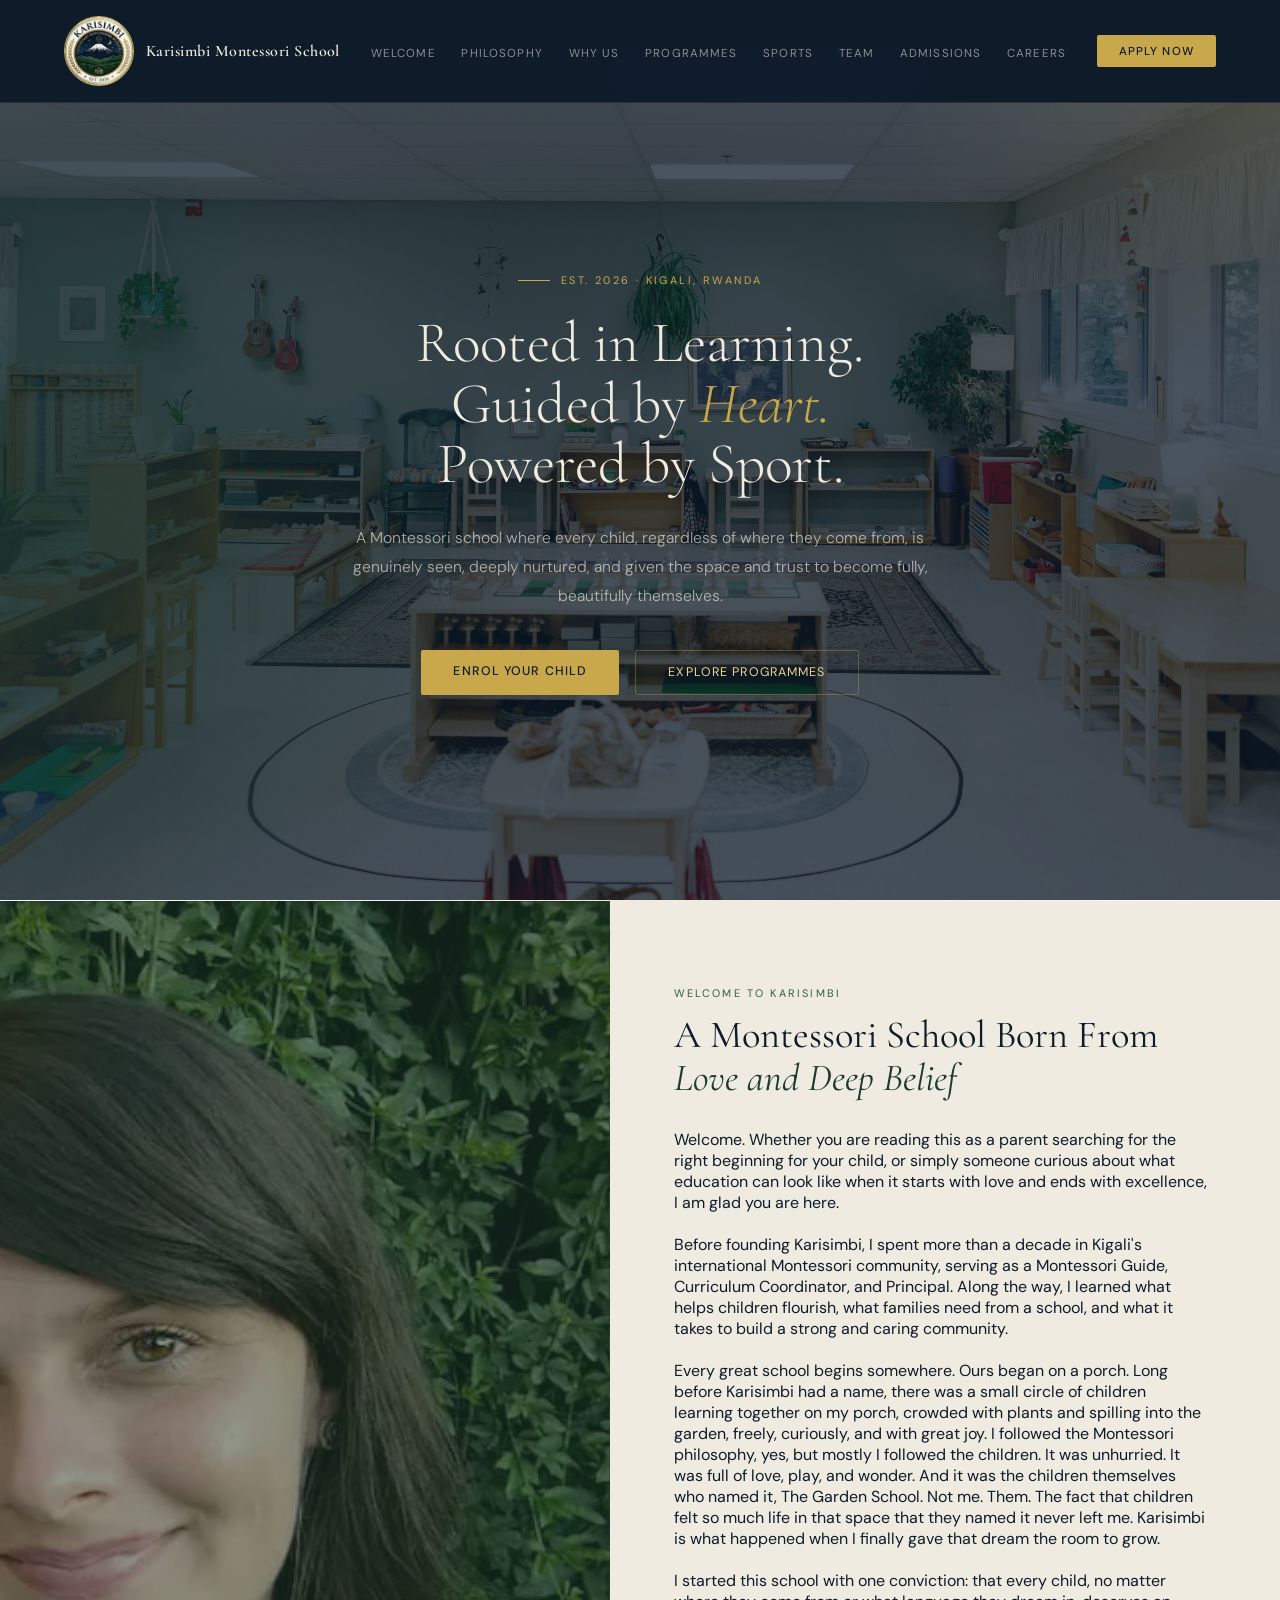
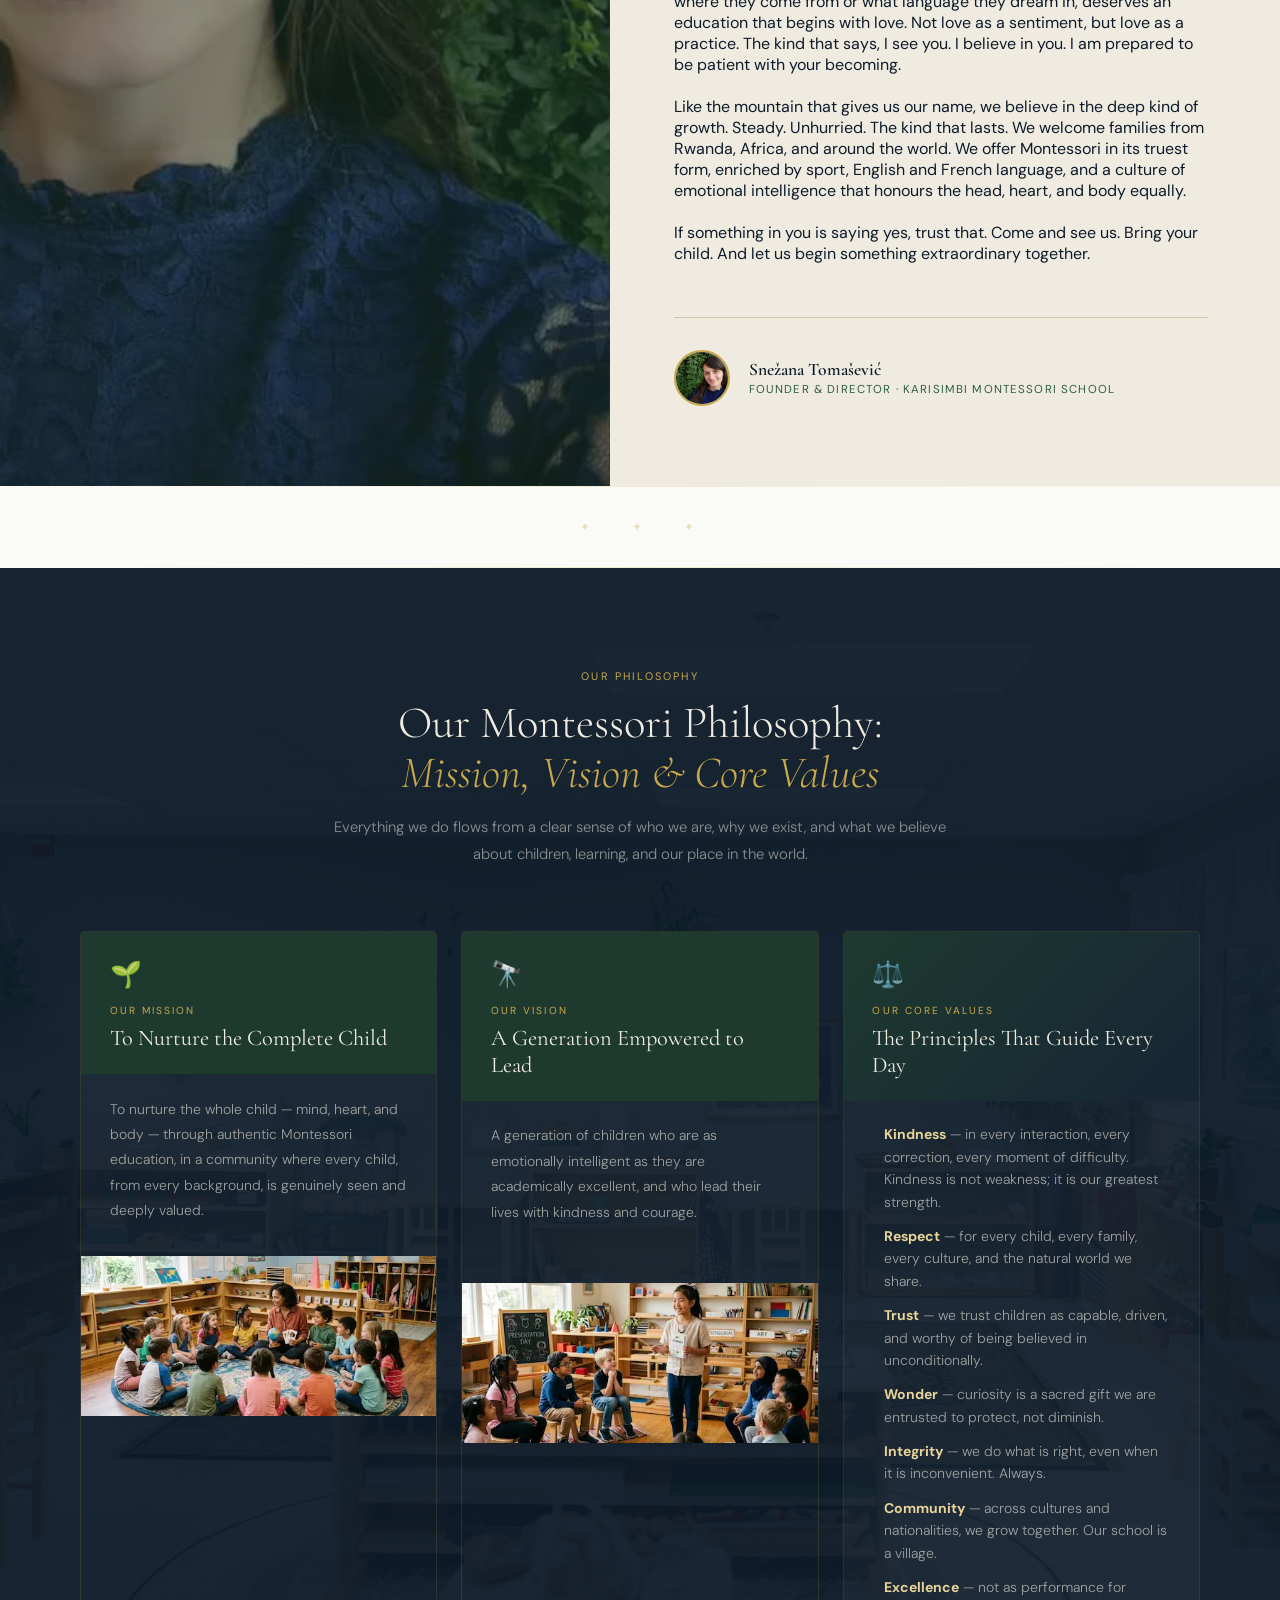
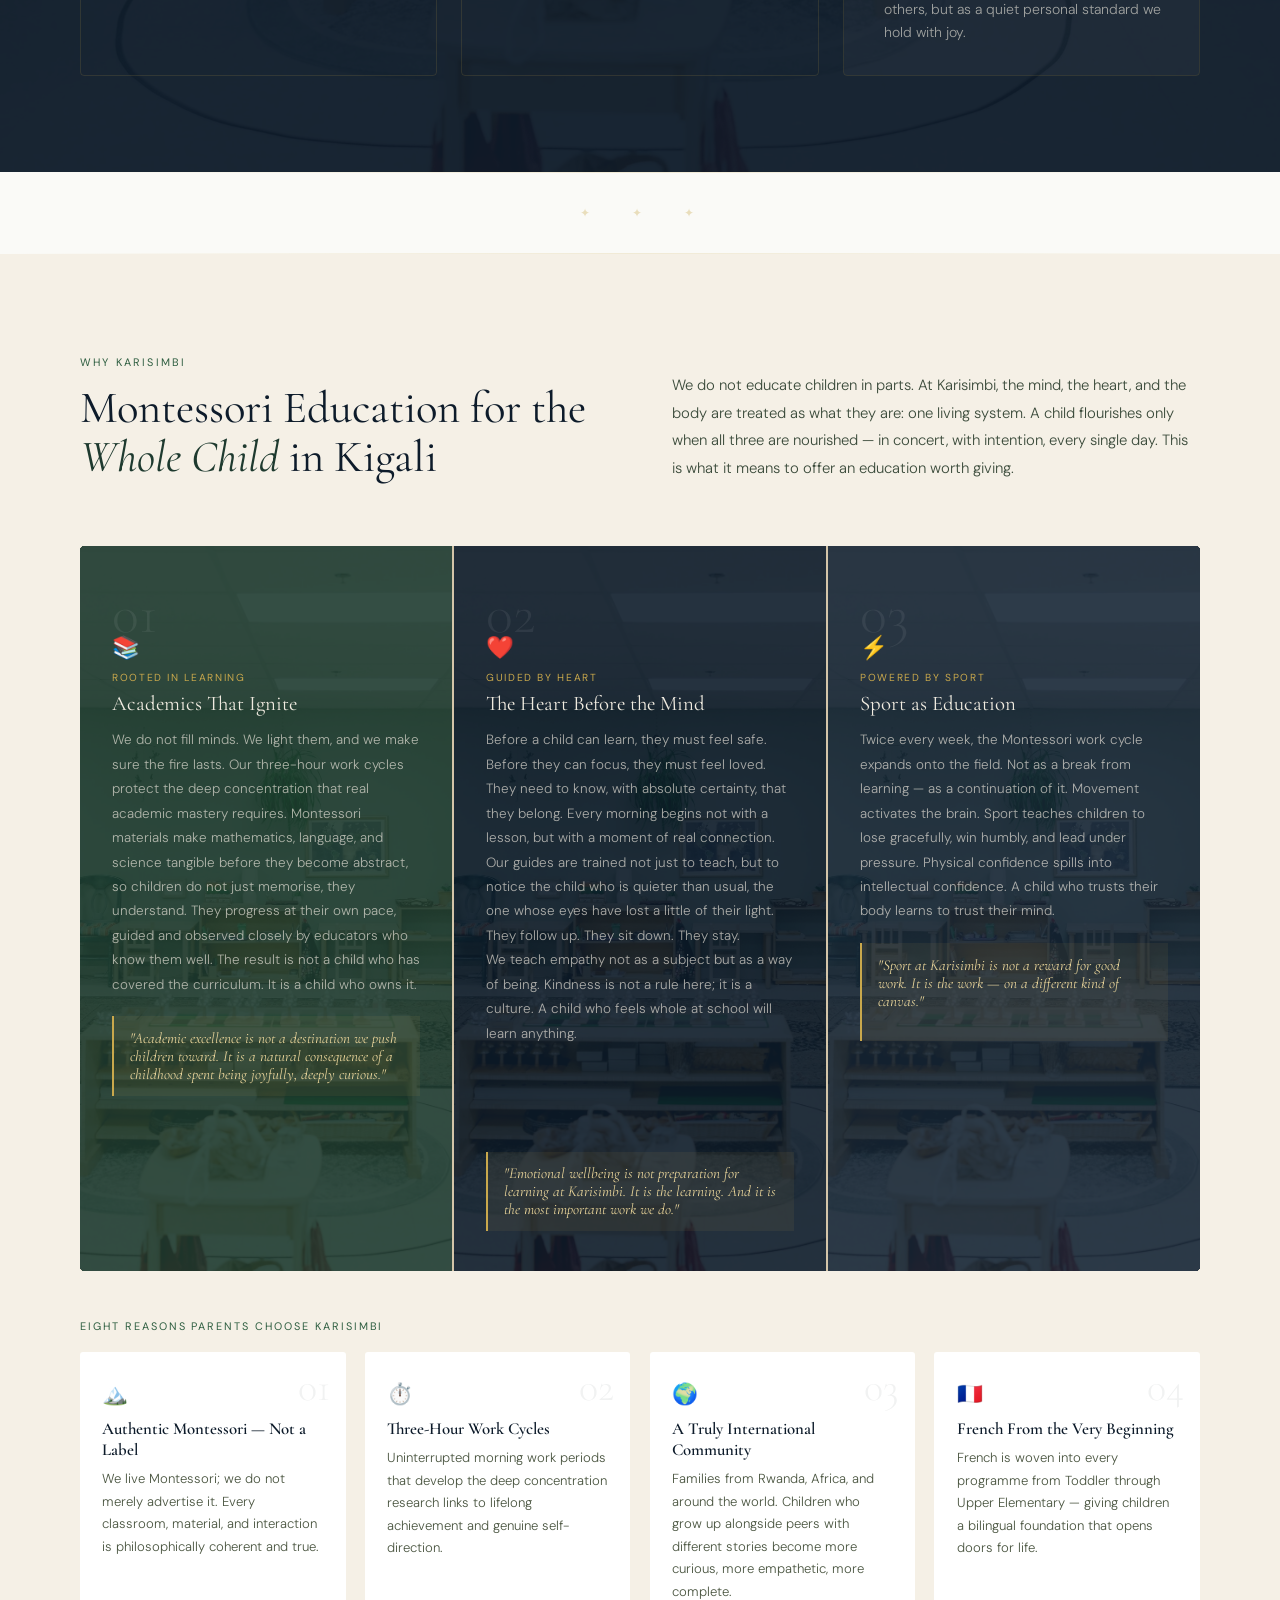
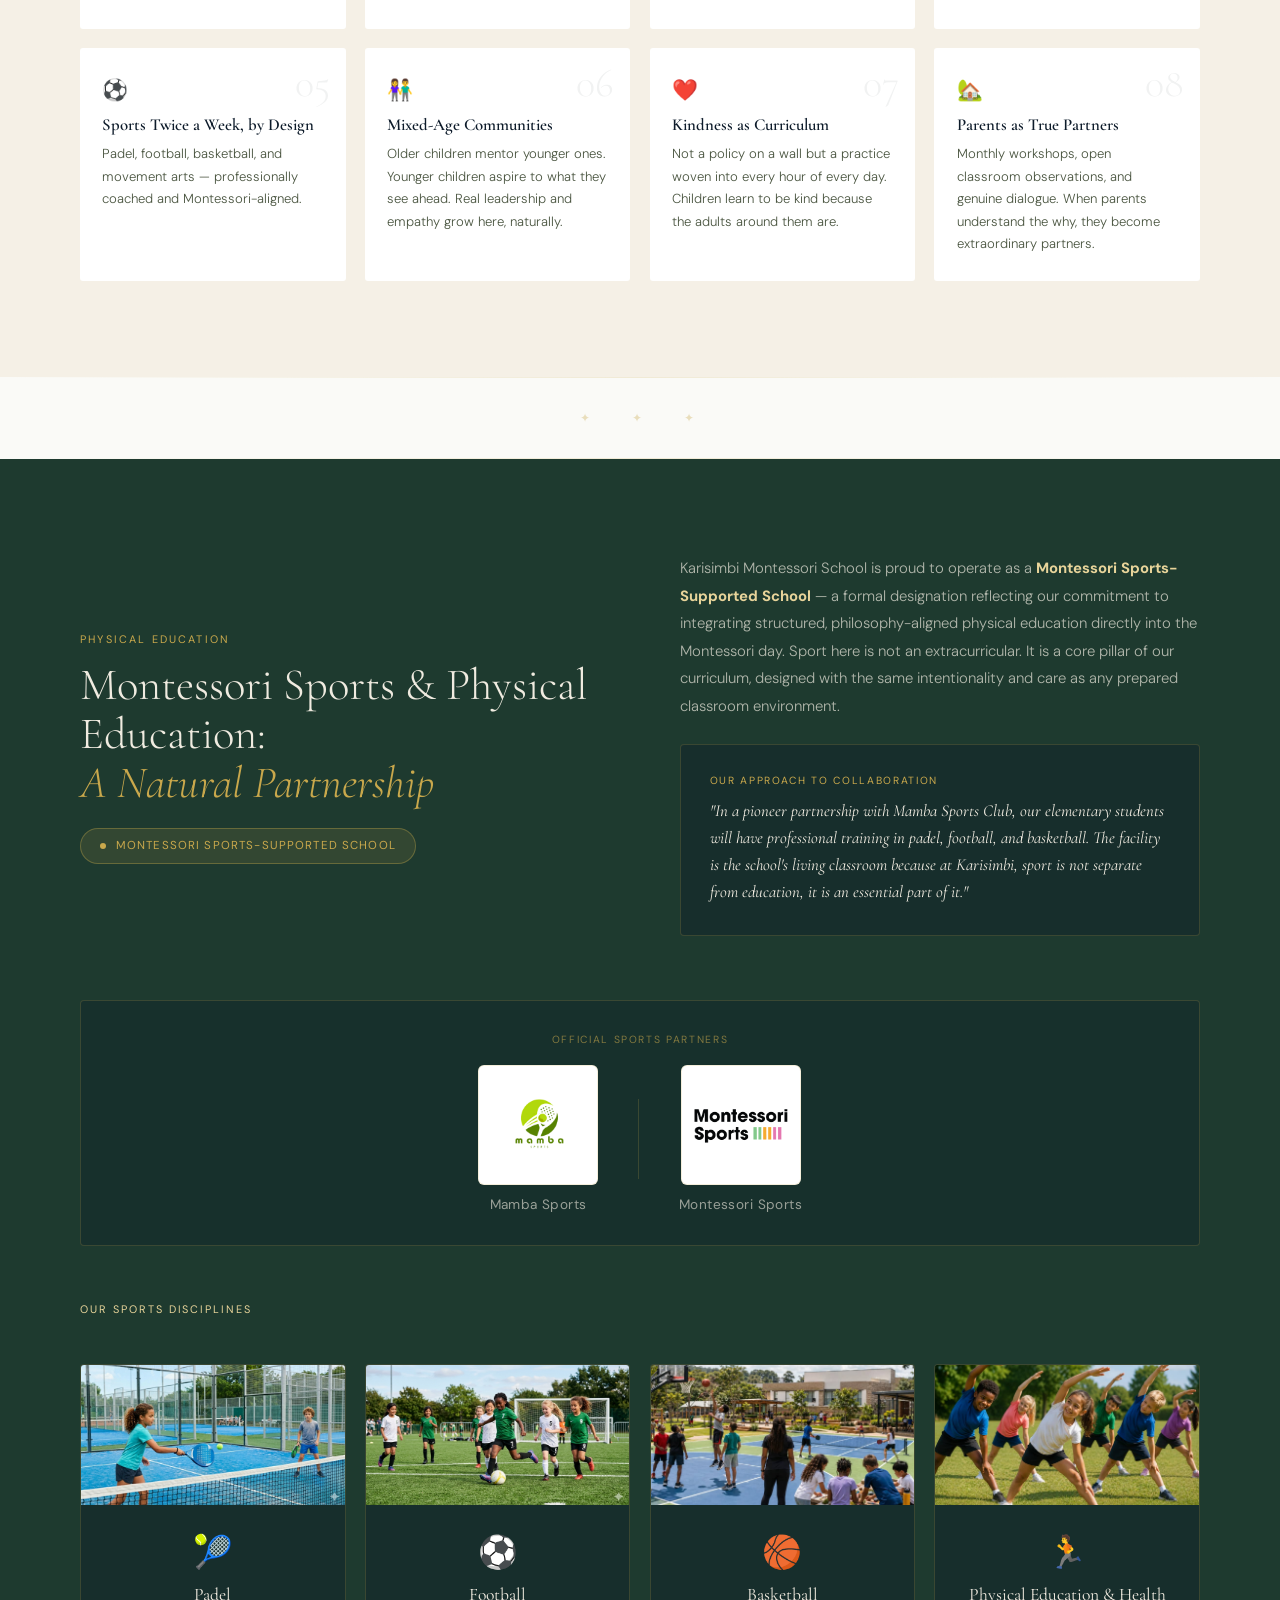
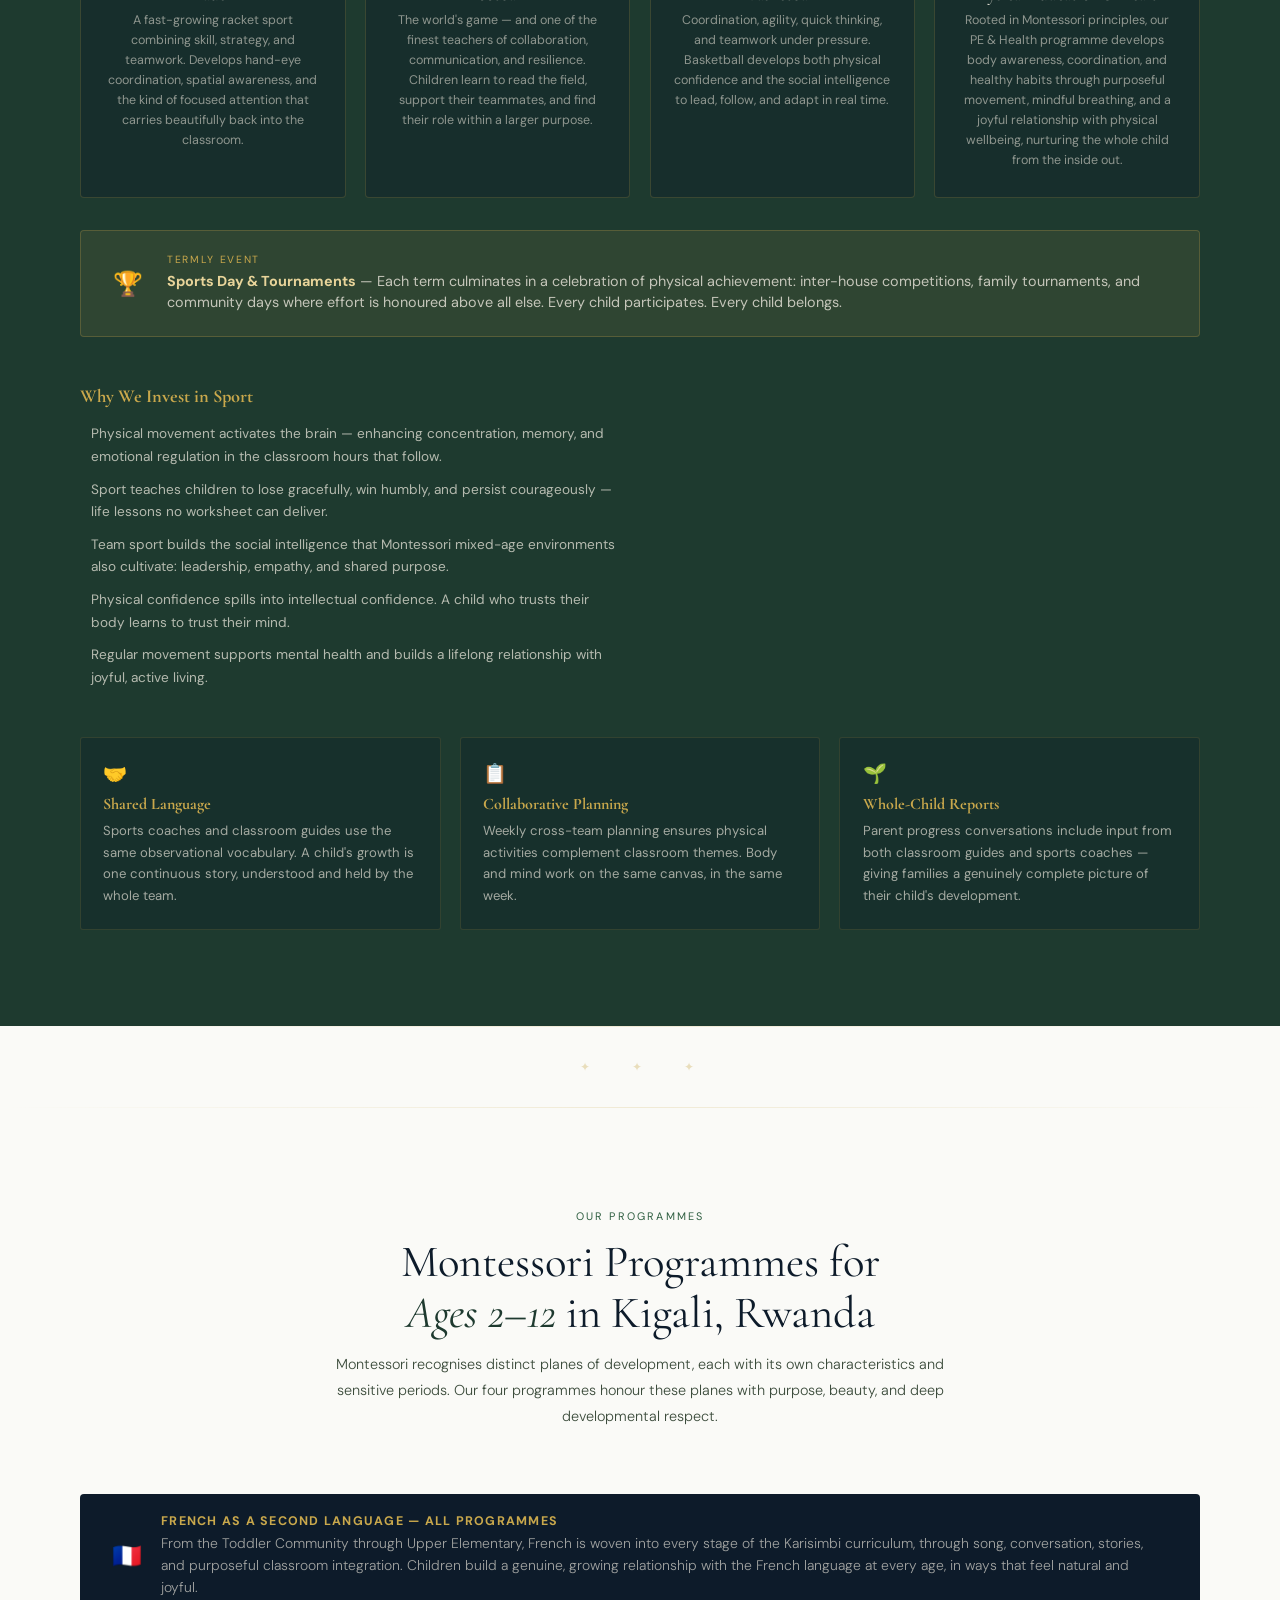
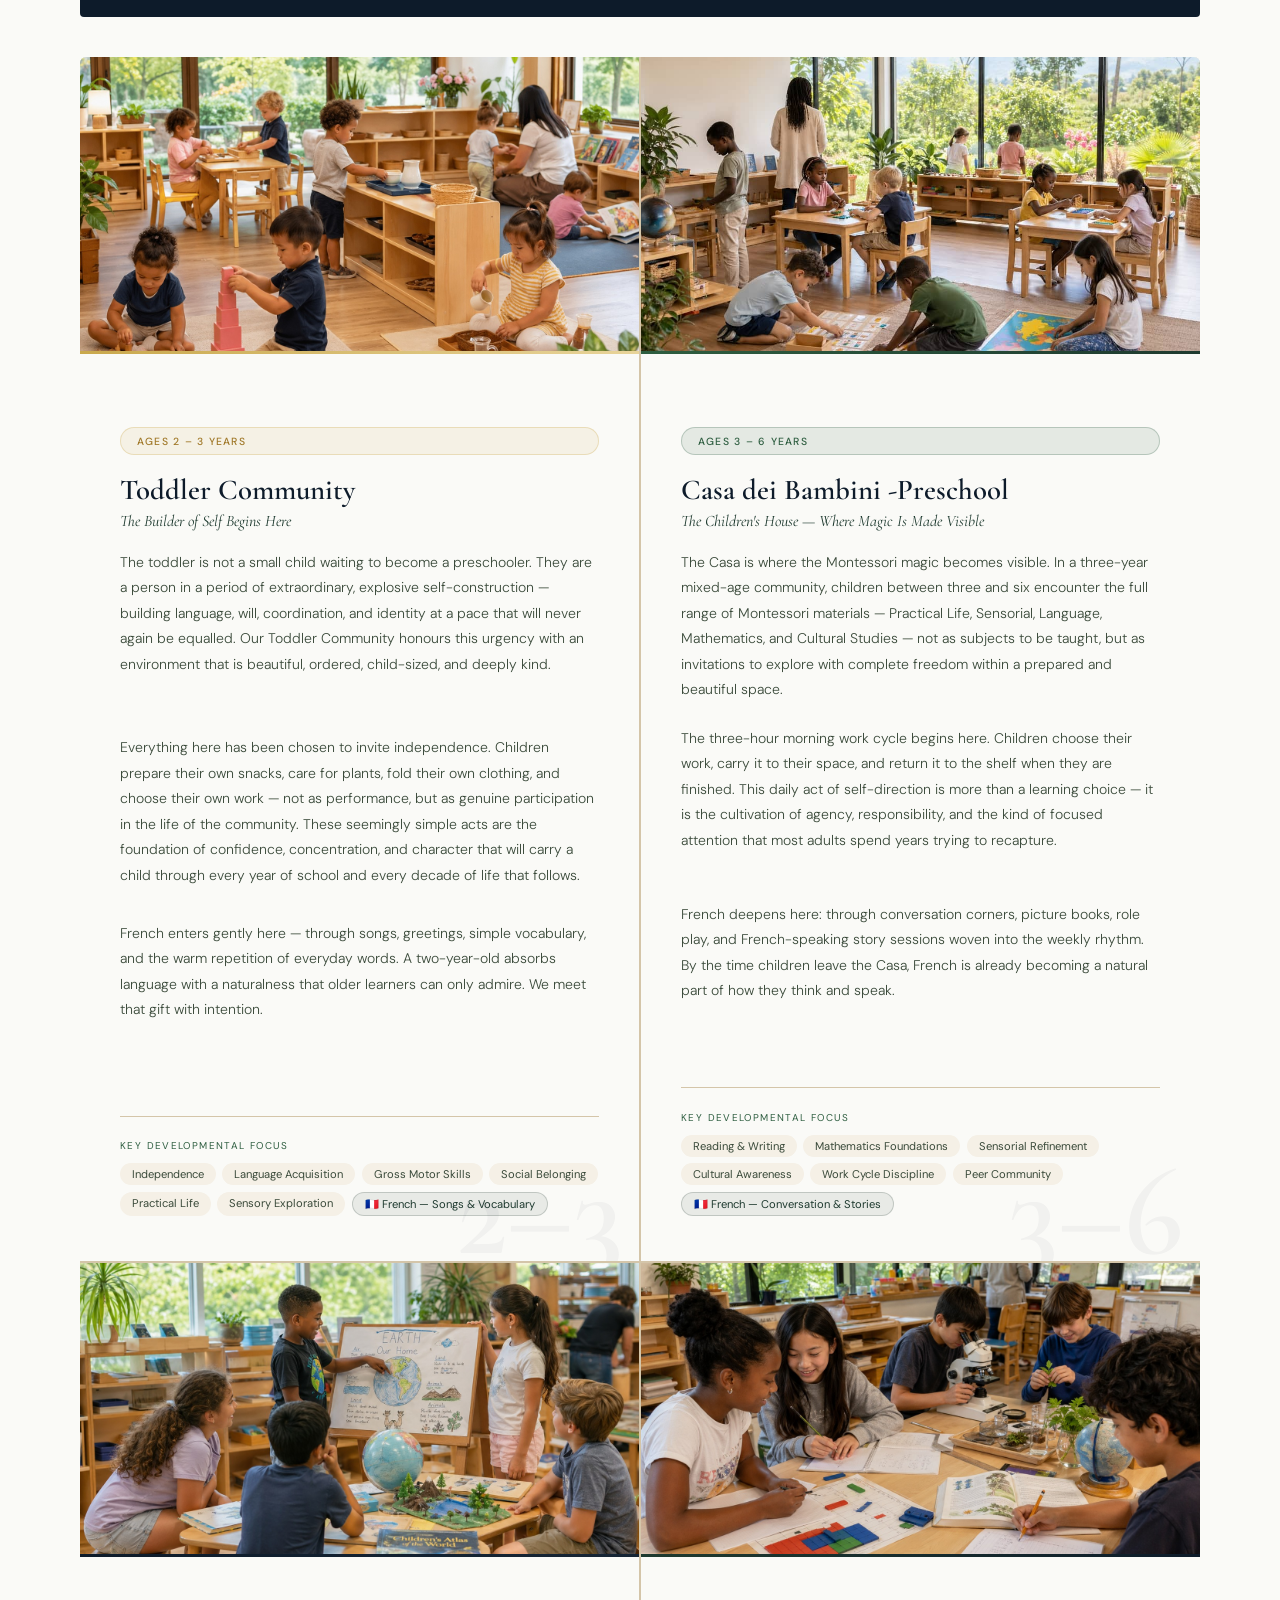
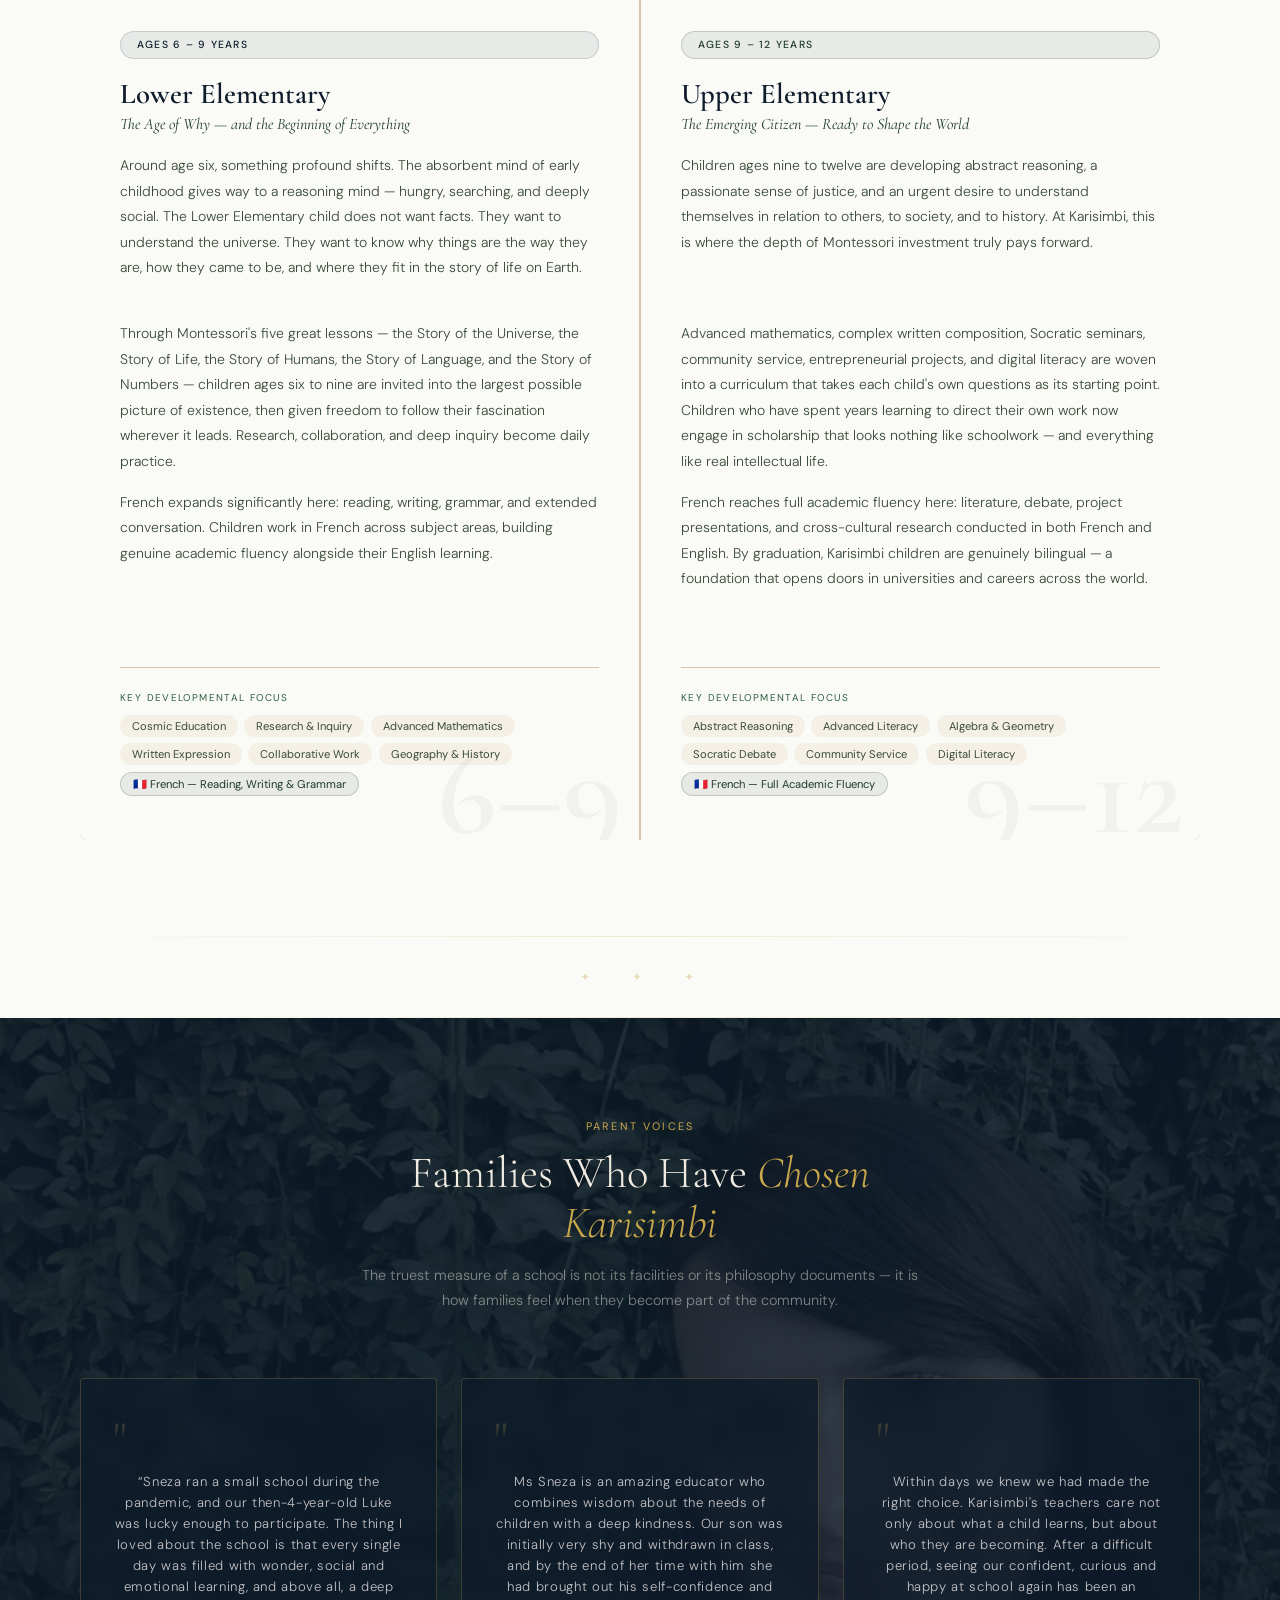
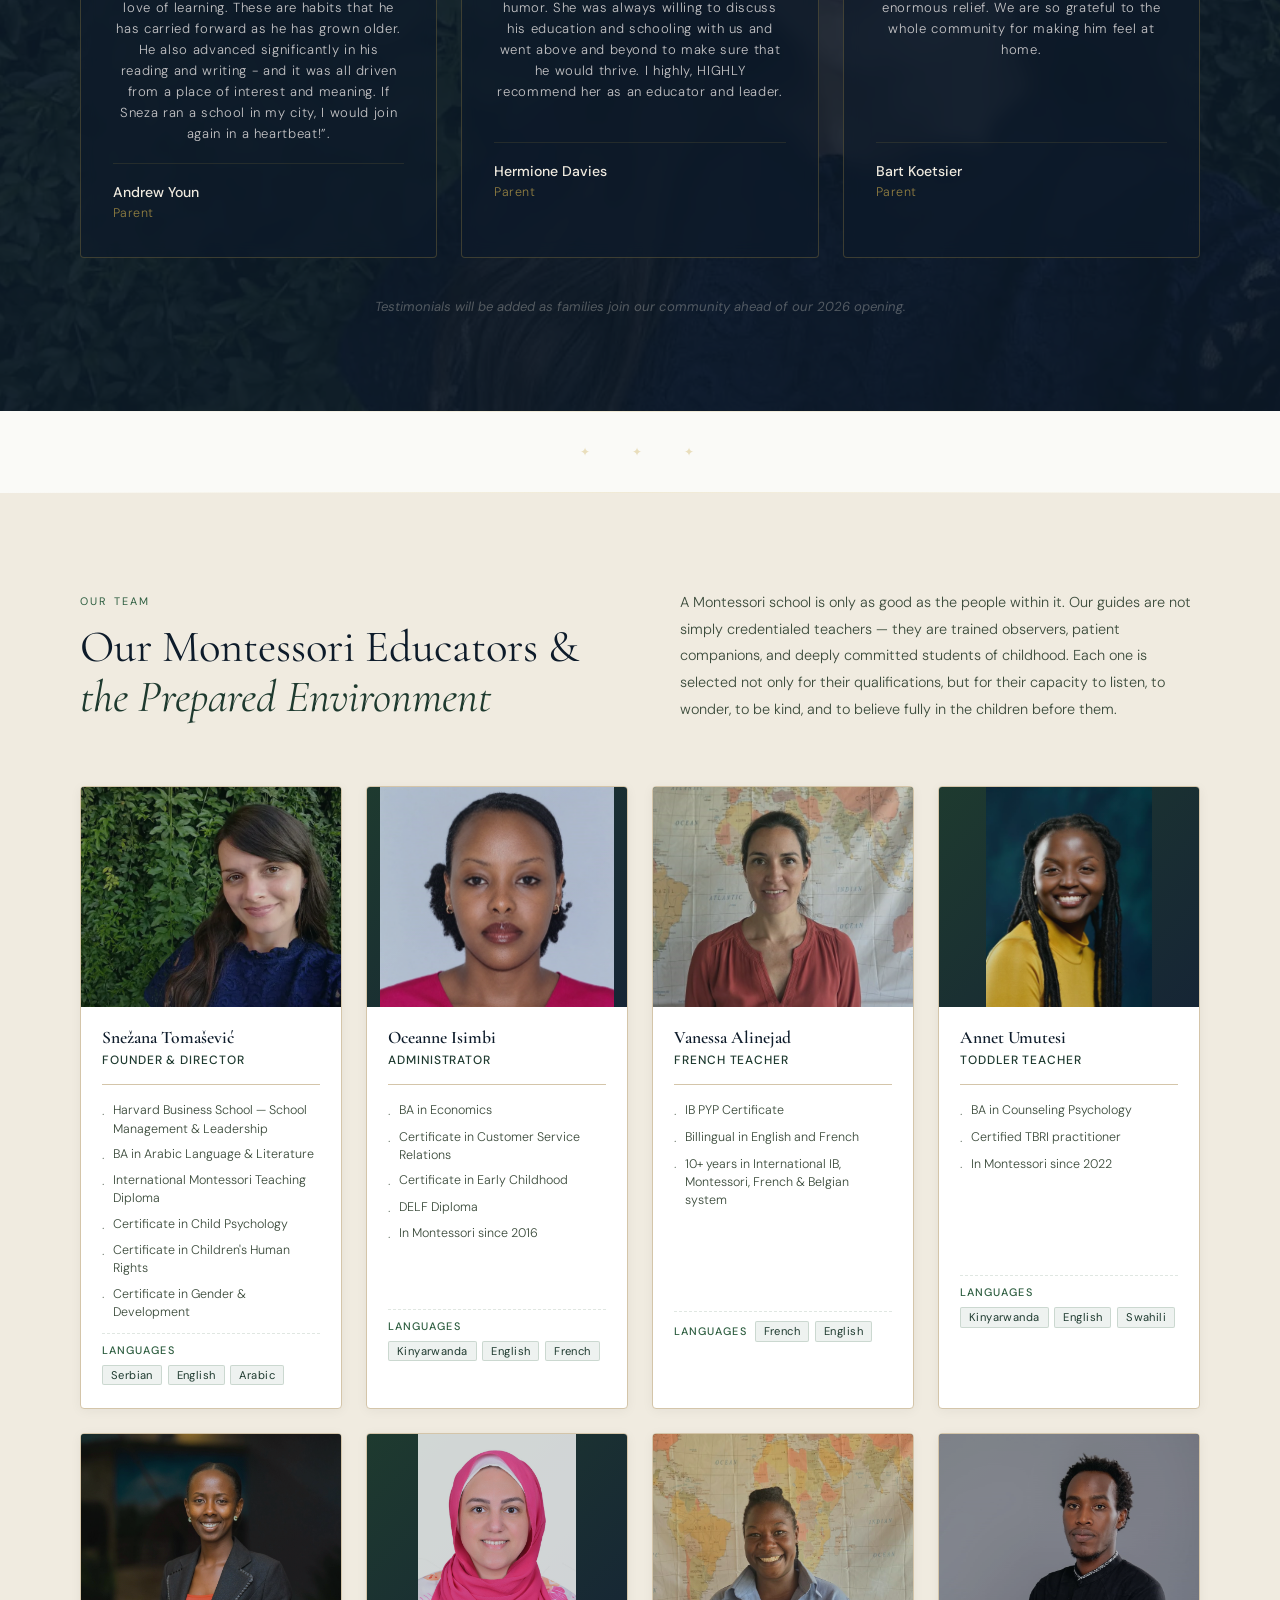
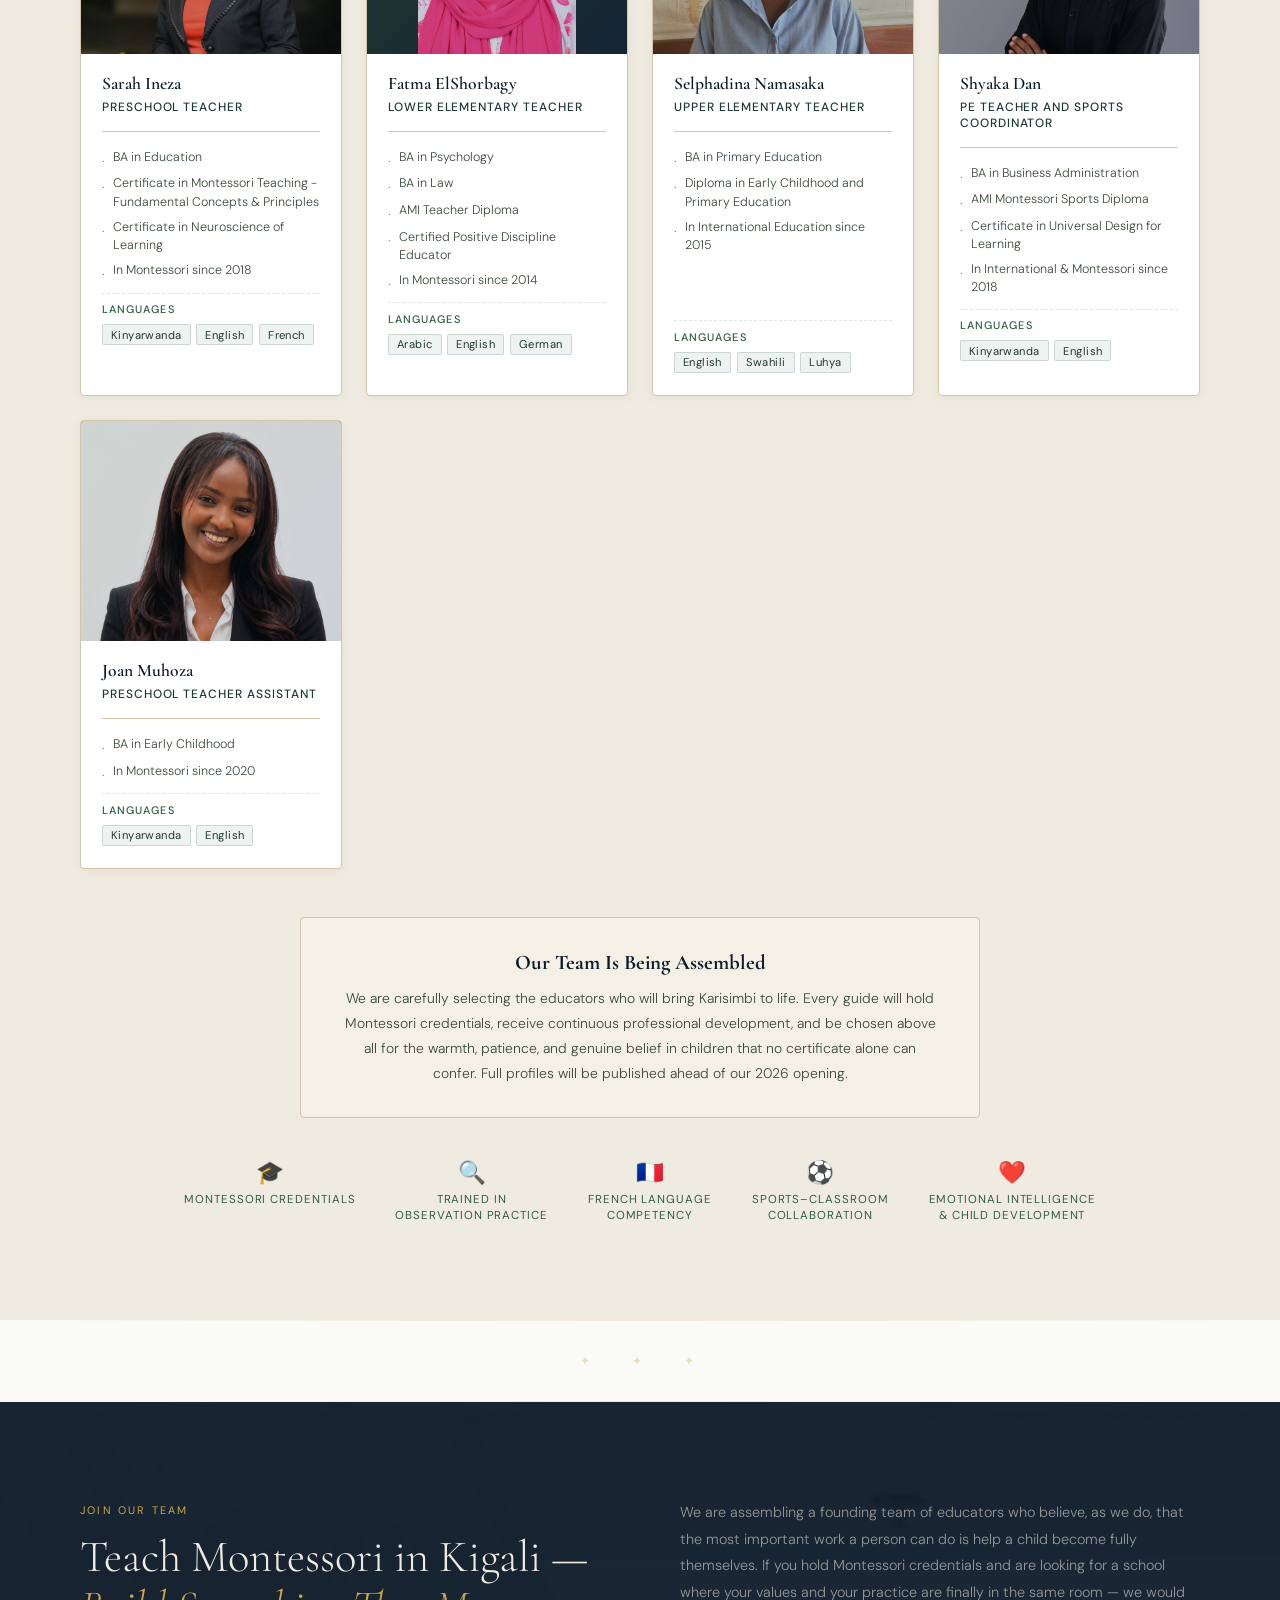
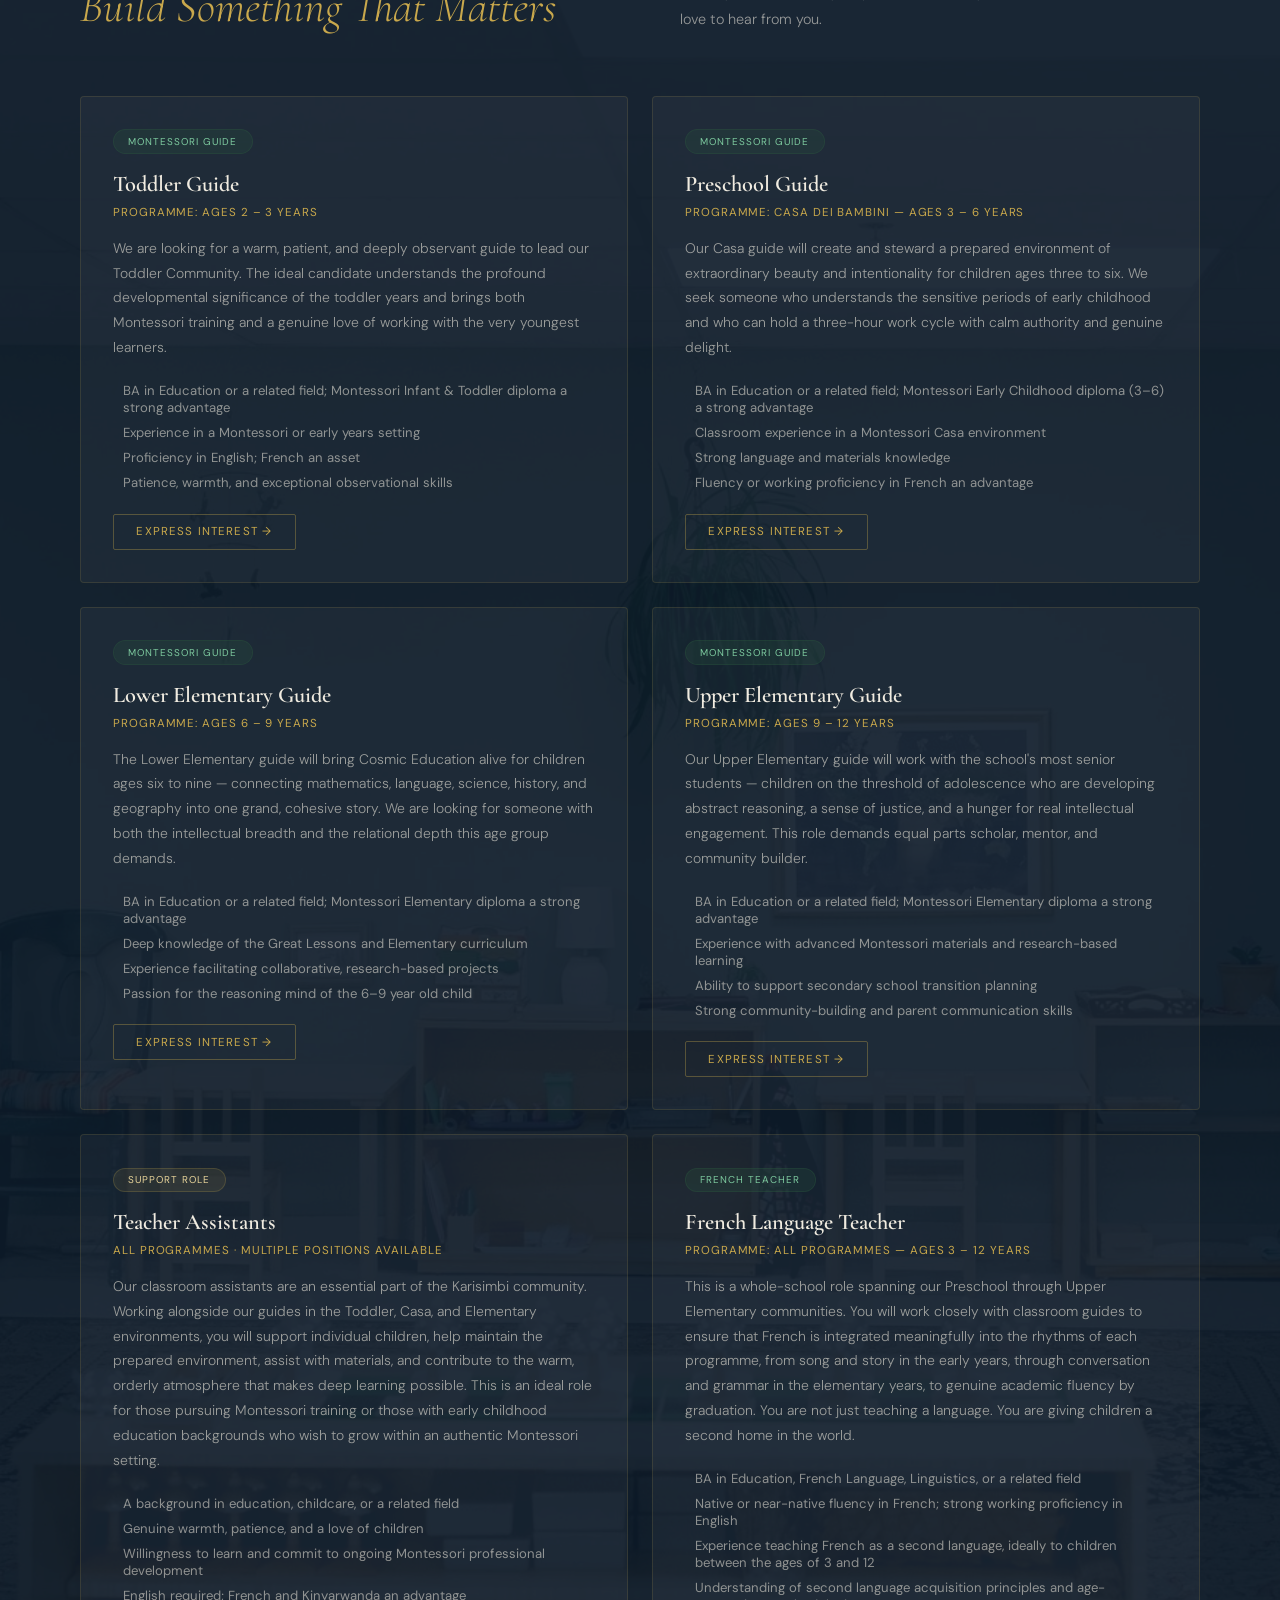
<file: index.html>
<!DOCTYPE html>
<html lang="en">
<head>
  <meta charset="UTF-8"/>
  <meta name="viewport" content="width=device-width, initial-scale=1.0"/>

  <!-- ═══════════════════════════════════════
       PRIMARY SEO META TAGS
  ═══════════════════════════════════════ -->
  <title>Karisimbi Montessori School — Kigali, Rwanda | Ages 2–12</title>
  <meta name="description" content="Karisimbi Montessori School in Kigali, Rwanda offers authentic Montessori education for children ages 2–12. Bilingual English & French, integrated sports, and a nurturing international community. Opening 2026."/>
  <meta name="keywords" content="Montessori school Kigali, international school Rwanda, bilingual school Kigali, Montessori Rwanda, preschool Kigali, elementary school Kigali, French school Rwanda"/>
  <meta name="robots" content="index, follow"/>
  <meta name="author" content="Karisimbi Montessori School"/>
  <link rel="canonical" href="https://www.karisimbischool.com/"/>

  <!-- ═══════════════════════════════════════
       OPEN GRAPH — Social Sharing (Facebook, WhatsApp, LinkedIn)
  ═══════════════════════════════════════ -->
  <meta property="og:type" content="website"/>
  <meta property="og:site_name" content="Karisimbi Montessori School"/>
  <meta property="og:title" content="Karisimbi Montessori School — Kigali, Rwanda"/>
  <meta property="og:description" content="Authentic Montessori education for children ages 2–12 in Kigali, Rwanda. Bilingual English & French, integrated sports programme, and a warm international community. Opening 2026."/>
  <meta property="og:image" content="https://www.karisimbischool.com/assets/images/Logo.webp"/>
  <meta property="og:url" content="https://www.karisimbischool.com/"/>
  <meta property="og:locale" content="en_US"/>

  <!-- ═══════════════════════════════════════
       TWITTER / X CARD
  ═══════════════════════════════════════ -->
  <meta name="twitter:card" content="summary_large_image"/>
  <meta name="twitter:title" content="Karisimbi Montessori School — Kigali, Rwanda"/>
  <meta name="twitter:description" content="Authentic Montessori education for children ages 2–12 in Kigali, Rwanda. Bilingual English & French, integrated sports, international community. Opening 2026."/>
  <meta name="twitter:image" content="assets/images/Logo.webp"/>

  <!-- ═══════════════════════════════════════
       FAVICON
  ═══════════════════════════════════════ -->
  <link rel="icon" type="image/jpeg" href="assets/images/Logo.webp"/>
  <link rel="apple-touch-icon" href="assets/images/Logo.webp"/>

  <!-- ═══════════════════════════════════════
       GOOGLE FONTS — Non-blocking load
       media="print" + onload swap trick prevents
       the font request from blocking first render
  ═══════════════════════════════════════ -->
  <link rel="preconnect" href="https://fonts.googleapis.com"/>
  <link rel="preconnect" href="https://fonts.gstatic.com" crossorigin/>
  <link rel="preload" href="https://fonts.googleapis.com/css2?family=Cormorant+Garamond:ital,wght@0,300;0,400;0,600;1,300;1,400;1,600&family=DM+Sans:ital,wght@0,300;0,400;0,500;1,300&display=swap" as="style" onload="this.onload=null;this.rel='stylesheet'"/>
  <noscript>
    <link href="https://fonts.googleapis.com/css2?family=Cormorant+Garamond:ital,wght@0,300;0,400;0,600;1,300;1,400;1,600&family=DM+Sans:ital,wght@0,300;0,400;0,500;1,300&display=swap" rel="stylesheet"/>
  </noscript>

  <!-- ═══════════════════════════════════════
       CSS — Single bundled file (one request)
  ═══════════════════════════════════════ -->
  <link rel="stylesheet" href="css/style.css"/>

  <!-- ═══════════════════════════════════════
       STRUCTURED DATA — Schema.org JSON-LD
       Helps Google understand what this site is
       and unlocks rich results / Knowledge Panel
  ═══════════════════════════════════════ -->
  <script type="application/ld+json">
  {
    "@context": "https://schema.org",
    "@graph": [

      {
        "@type": "EducationalOrganization",
        "@id": "https://www.karisimbischool.com/#school",
        "name": "Karisimbi Montessori School",
        "alternateName": "Karisimbi Montessori",
        "url": "https://www.karisimbischool.com/",
        "logo": "https://www.karisimbischool.com/assets/images/Logo.webp",
        "image": "https://www.karisimbischool.com/assets/images/Logo.webp",
        "description": "Karisimbi Montessori School is an authentic Montessori school in Kigali, Rwanda, offering bilingual English and French education for children ages 2 to 12. Our curriculum integrates structured sports, emotional intelligence, and Montessori philosophy to nurture the whole child.",
        "foundingDate": "2026",
        "email": "admin@karisimbischool.com",
        "telephone": "+250780005531",
        "address": {
          "@type": "PostalAddress",
          "streetAddress": "KG 5 Ave, Number 45 Kacyiru",
          "addressLocality": "Kigali",
          "addressCountry": "RW"
        },
        "geo": {
          "@type": "GeoCoordinates",
          "latitude": "-1.9455",
          "longitude": "30.0879"
        },
        "areaServed": [
          "Kigali",
          "Rwanda",
          "Africa"
        ],
        "hasOfferCatalog": {
          "@type": "OfferCatalog",
          "name": "Montessori Programmes",
          "itemListElement": [
            {
              "@type": "Course",
              "name": "Toddler Community",
              "description": "Montessori programme for children ages 2 to 3 years, focusing on independence, language acquisition, and practical life skills.",
              "educationalLevel": "Early Childhood"
            },
            {
              "@type": "Course",
              "name": "Casa dei Bambini — Preschool",
              "description": "Montessori Casa programme for children ages 3 to 6 years, covering practical life, sensorial, language, mathematics, and cultural studies.",
              "educationalLevel": "Preschool"
            },
            {
              "@type": "Course",
              "name": "Lower Elementary",
              "description": "Montessori elementary programme for children ages 6 to 9 years, featuring Cosmic Education, research, and collaborative inquiry.",
              "educationalLevel": "Primary"
            },
            {
              "@type": "Course",
              "name": "Upper Elementary",
              "description": "Montessori upper elementary programme for children ages 9 to 12 years, developing abstract reasoning, advanced literacy, and community leadership.",
              "educationalLevel": "Primary"
            }
          ]
        },
        "sameAs": []
      },

      {
        "@type": "LocalBusiness",
        "@id": "https://www.karisimbischool.com/#localbusiness",
        "name": "Karisimbi Montessori School",
        "url": "https://www.karisimbischool.com/",
        "image": "https://www.karisimbischool.com/assets/images/Logo.webp",
        "logo": "https://www.karisimbischool.com/assets/images/Logo.webp",
        "description": "Authentic Montessori school in Kigali, Rwanda for children ages 2–12. Bilingual English and French education with integrated sports. Opening 2026.",
        "telephone": "+250780005531",
        "email": "admin@karisimbischool.com",
        "address": {
          "@type": "PostalAddress",
          "streetAddress": "KG 5 Ave, Number 45 Kacyiru",
          "addressLocality": "Kigali",
          "addressCountry": "RW"
        },
        "geo": {
          "@type": "GeoCoordinates",
          "latitude": "-1.9455",
          "longitude": "30.0879"
        },
        "openingHoursSpecification": [
          {
            "@type": "OpeningHoursSpecification",
            "dayOfWeek": ["Monday","Tuesday","Wednesday","Thursday","Friday"],
            "opens": "08:00",
            "closes": "17:00"
          }
        ],
        "priceRange": "$$",
        "currenciesAccepted": "RWF, USD",
        "paymentAccepted": "Bank Transfer",
        "founder": {
          "@type": "Person",
          "name": "Snežana Tomašević",
          "jobTitle": "Founder & Director",
          "alumniOf": "Harvard Business School"
        }
      },

      {
        "@type": "WebSite",
        "@id": "https://www.karisimbischool.com/#website",
        "url": "https://www.karisimbischool.com/",
        "name": "Karisimbi Montessori School",
        "description": "Official website of Karisimbi Montessori School, Kigali, Rwanda.",
        "publisher": {
          "@id": "https://www.karisimbischool.com/#school"
        },
        "inLanguage": "en"
      }

    ]
  }
  </script>
</head>
<body>

<!-- ══════════════════════════
     NAVIGATION
══════════════════════════ -->
<nav>
  <a href="#welcome" class="nav-logo">
   <div class="nav-emblem">
  <img src="assets/images/Logo.webp" alt="Karisimbi Montessori School logo — Kigali, Rwanda" fetchpriority="high">
</div>
    <span class="nav-name">Karisimbi Montessori School</span>
  </a>  <button class="nav-hamburger" aria-label="Toggle menu">
    <span></span>
    <span></span>
    <span></span>
  </button>
  <ul class="nav-links">
    <li><a href="#welcome">Welcome</a></li>
    <li><a href="#philosophy">Philosophy</a></li>
    <li><a href="#why">Why Us</a></li>
     <li><a href="#programmes">Programmes</a></li>
    <li><a href="#sports">Sports</a></li>
    <li><a href="#team">Team</a></li>
    <li><a href="#admissions">Admissions</a></li>
    <li><a href="#careers">Careers</a></li>
  </ul>
  <a href="mailto:admin@karisimbischool.com"class="nav-apply">Apply Now</a>
</nav>


<!-- ══════════════════════════
     SECTION 1 — HERO
══════════════════════════ -->
<section id="welcome">
  <div class="hero-bg-img"></div>
  <div class="hero-left">
    <div class="hero-eyebrow">Est. 2026 · Kigali, Rwanda</div>
    <h1 class="hero-title">
      Rooted in Learning.<br/>
      Guided by <em>Heart.</em><br/>
      Powered by Sport.
      <span class="seo-hidden">— Montessori School in Kigali, Rwanda</span>
    </h1>
    <p class="hero-intro">
      A Montessori school where every child, regardless of where they come from, is genuinely seen, deeply nurtured, and given the space and trust to become fully, beautifully themselves.
    </p>
    <div class="hero-ctas">
      <a href="#admissions" class="btn-primary">Enrol Your Child</a>
      <a href="#programmes" class="btn-ghost">Explore Programmes</a>
    </div>
    <!-- <div class="hero-affiliations">
      <span class="hero-affiliations-label">In Affiliation With</span>
      <div class="hero-affiliations-logos">
        <div class="hero-affiliation-card">
          <img src="assets/icons/IMC.jpeg" alt="International Montessori Council — affiliate of Karisimbi Montessori School" loading="lazy"/>
        </div>
        <div class="hero-affiliation-card">
          <img src="assets/icons/sportlogo.png" alt="Montessori Sports — affiliate of Karisimbi Montessori School" loading="lazy"/>
        </div>
      </div>
    </div> -->
  </div>

  <!-- <div class="hero-right">
    <div class="founder-card">
      <div class="founder-label">A Message from Our Founder & Director</div>
      <p class="founder-message">
        "I have sat with this dream for a long time. Not just a school — but a sanctuary. A place where a child walks through the door and, before a single lesson begins, already feels that they matter. That is where it all starts. Not with curricula or credentials, but with the simple, radical act of being seen. Karisimbi is my answer to every child who deserves more than ordinary."
      </p>
      <div class="founder-sig">
        <div class="sig-circle">
         <img src="assets/images/sample.webp" alt="Founder Photo"/>
        </div>
        <div>
          <div class="sig-name">[Your Name]</div>
          <div class="sig-role">Founder & Director · Karisimbi Montessori School</div>
        </div>
      </div>
    </div>
    <div class="hero-stats">
      <div class="stat-block">
        <span class="stat-num">2–12</span>
        <span class="stat-lbl">Ages Served</span>
      </div>
      <div class="stat-block">
        <span class="stat-num">2×</span>
        <span class="stat-lbl">Weekly Sports</span>
      </div>
      <div class="stat-block">
        <span class="stat-num">8:1</span>
        <span class="stat-lbl">Child–Teacher</span>
      </div>
    </div>
  </div> -->
</section>

<div class="gold-line"></div>

<!-- ══════════════════════════
     FOUNDER FULL MESSAGE
══════════════════════════ -->
<section id="founder-full">
  <div class="ff-aside">
    <div class="ff-aside-bg"></div>
    <!-- <blockquote>
      "A child is not a problem to be solved or a vessel to be filled. They are a <em>whole person</em> — already magnificent — asking only to be trusted with the space to grow."
    </blockquote>
    <cite>— Founder, Karisimbi Montessori School</cite> -->
  </div>
  <div class="ff-main">
    <span class="section-tag">Welcome to Karisimbi</span>
    <h2 class="ff-title">A Montessori School Born From<br/><em>Love and Deep Belief</em></h2>
    <div class="ff-body">
  Welcome. Whether you are reading this as a parent searching for the right beginning for your child, or simply someone curious about what education can look like when it starts with love and ends with excellence, I am glad you are here.<br>
    <br>


Before founding Karisimbi, I spent more than a decade in Kigali's international Montessori community, serving as a Montessori Guide, Curriculum Coordinator, and Principal. Along the way, I learned what helps children flourish, what families need from a school, and what it takes to build a strong and caring community.<br>
<br>

Every great school begins somewhere. Ours began on a porch. Long before Karisimbi had a name, there was a small circle of children learning together on my porch, crowded with plants and spilling into the garden, freely, curiously, and with great joy. I followed the Montessori philosophy, yes, but mostly I followed the children. It was unhurried. It was full of love, play, and wonder. And it was the children themselves who named it, The Garden School. Not me. Them. The fact that children felt so much life in that space that they named it never left me. Karisimbi is what happened when I finally gave that dream the room to grow.<br>


<br>I started this school with one conviction: that every child, no matter where they come from or what language they dream in, deserves an education that begins with love. Not love as a sentiment, but love as a practice. The kind that says, I see you. I believe in you. I am prepared to be patient with your becoming.<br>
<br>
Like the mountain that gives us our name, we believe in the deep kind of growth. Steady. Unhurried. The kind that lasts. We welcome families from Rwanda, Africa, and around the world. We offer Montessori in its truest form, enriched by sport, English and French language, and a culture of emotional intelligence that honours the head, heart, and body equally.<br>
<br>

If something in you is saying yes, trust that. Come and see us. Bring your child. And let us begin something extraordinary together.<br>
<br>
    </div>
    <div class="ff-signature">
      <div class="ff-sig-avatar">
        <img src="assets/images/founder.webp" alt="Snežana Tomašević, Founder and Director of Karisimbi Montessori School, Kigali" loading="lazy"/>
      </div>
      <div>
        <div class="ff-sig-name">Snežana Tomašević</div>
        <div class="ff-sig-title">Founder & Director · Karisimbi Montessori School</div>
      </div>
    </div>
  </div>
</section>

<div class="gold-line"></div>
<div class="divider-ornament">✦ &nbsp;&nbsp; ✦ &nbsp;&nbsp; ✦</div>
<div class="gold-line"></div>


<!-- ══════════════════════════
     SECTION 2 — PHILOSOPHY
══════════════════════════ -->
<section id="philosophy">
  <div class="phil-bg-img"></div>
  <div class="phil-header">
    <span class="section-tag" style="color:var(--gold)">Our Philosophy</span>
    <h2>Our Montessori Philosophy:<br/><em>Mission, Vision &amp; Core Values</em></h2>
    <p>Everything we do flows from a clear sense of who we are, why we exist, and what we believe about children, learning, and our place in the world.</p>
  </div>
  <div class="phil-grid">

    <div class="phil-card mission">
      <!-- <div class="phil-card-img">
        <img src="assets/images/sample.webp" alt="Mission Image"/>
      </div> -->
      <div class="phil-card-header">
        <div class="pc-icon">🌱</div>
        <div class="pc-label">Our Mission</div>
        <h3 class="pc-title">To Nurture the Complete Child</h3>
      </div>
      <div class="phil-card-body">
        <p>To nurture the whole child — mind, heart, and body — through authentic Montessori education, in a community where every child, from every background, is genuinely seen and deeply valued.</p>
      </div>
        <div class="phil-card-img">
        <img src="assets/images/ourmission.webp" alt="Karisimbi Montessori School mission — nurturing the whole child in Kigali, Rwanda" loading="lazy"/>
      </div>
    </div>

    <div class="phil-card vision">
      <!-- <div class="phil-card-img">
        <img src="assets/images/sample.webp" alt="Vision Image"/>
      </div> -->
      <div class="phil-card-header">
        <div class="pc-icon">🔭</div>
        <div class="pc-label">Our Vision</div>
        <h3 class="pc-title">A Generation Empowered to Lead</h3>
      </div>
      <div class="phil-card-body">
        <p>A generation of children who are as emotionally intelligent as they are academically excellent, and who lead their lives with kindness and courage.<br> <br> </p>
      </div>
        <div class="phil-card-img">
        <img src="assets/images/ourvision.webp" alt="Karisimbi Montessori School vision — a generation of emotionally intelligent, academically excellent children" loading="lazy"/>
      </div>
    </div>

    <div class="phil-card values">
      <!-- <div class="phil-card-img">
        <img src="assets/images/sample.webp" alt="Values Image"/>
      </div> -->
      <div class="phil-card-header">
        <div class="pc-icon">⚖️</div>
        <div class="pc-label">Our Core Values</div>
        <h3 class="pc-title">The Principles That Guide Every Day</h3>
      </div>
      <div class="phil-card-body">
        <ul class="values-list">
          <li><div><strong>Kindness</strong> — in every interaction, every correction, every moment of difficulty. Kindness is not weakness; it is our greatest strength.</div></li>
          <li><div><strong>Respect</strong> — for every child, every family, every culture, and the natural world we share.</div></li>
          <li><div><strong>Trust</strong> — we trust children as capable, driven, and worthy of being believed in unconditionally.</div></li>
          <li><div><strong>Wonder</strong> — curiosity is a sacred gift we are entrusted to protect, not diminish.</div></li>
          <li><div><strong>Integrity</strong> — we do what is right, even when it is inconvenient. Always.</div></li>
          <li><div><strong>Community</strong> — across cultures and nationalities, we grow together. Our school is a village.</div></li>
          <li><div><strong>Excellence</strong> — not as performance for others, but as a quiet personal standard we hold with joy.</div></li>
        </ul>
      </div>
    </div>

  </div>
</section>

<div class="gold-line"></div>
<div class="divider-ornament">✦ &nbsp;&nbsp; ✦ &nbsp;&nbsp; ✦</div>
<div class="gold-line"></div>


<!-- ══════════════════════════
     SECTION 3 — WHY KARISIMBI
     ORDER: Rooted in Learning →
     Guided by Heart → Powered by Sport
══════════════════════════ -->
<section id="why">
  <div class="why-header">
    <div>
      <span class="section-tag" style="color:var(--forest2)">Why Karisimbi</span>
      <h2 class="why-title">Montessori Education for the<br/><em>Whole Child</em> in Kigali</h2>
    </div>
    <p style="font-size:.93rem; line-height:1.85; color:var(--text-md); font-weight:300">We do not educate children in parts. At Karisimbi, the mind, the heart, and the body are treated as what they are: one living system. A child flourishes only when all three are nourished — in concert, with intention, every single day. This is what it means to offer an education worth giving.</p>
  </div>

  <div class="why-pillars">

    <!-- PILLAR 1: ROOTED IN LEARNING (Mind) -->
    <div class="pillar-panel mind">
      <div class="pillar-bg-img"></div>
      <div class="pp-num">01</div>
      <div class="pp-icon">📚</div>
      <div class="pp-label">Rooted in Learning</div>
      <h3 class="pp-title">Academics That Ignite</h3>
      <p class="pp-body">We do not fill minds. We light them, and we make sure the fire lasts. Our three-hour work cycles protect the deep concentration that real academic mastery requires. Montessori materials make mathematics, language, and science tangible before they become abstract, so children do not just memorise, they understand. They progress at their own pace, guided and observed closely by educators who know them well. The result is not a child who has covered the curriculum. It is a child who owns it.</p>
      <div class="pp-statement">"Academic excellence is not a destination we push children toward. It is a natural consequence of a childhood spent being joyfully, deeply curious."</div>
    </div>

    <!-- PILLAR 2: GUIDED BY HEART (Emotional) -->
    <div class="pillar-panel heart">
      <div class="pillar-bg-img"></div>
      <div class="pp-num">02</div>
      <div class="pp-icon">❤️</div>
      <div class="pp-label">Guided by Heart</div>
      <h3 class="pp-title">The Heart Before the Mind</h3>
      <p class="pp-body"Before a child can learn, they must feel safe. Before they can focus, they must feel loved. They need to know, with absolute certainty, that they belong. Every morning begins not with a lesson, but with a moment of real connection. Our guides are trained not just to teach, but to notice the child who is quieter than usual, the one whose eyes have lost a little of their light. They follow up. They sit down. They stay.</p>
      <p class="pp-body" style="margin-top:.8rem">Before a child can learn, they must feel safe. Before they can focus, they must feel loved. They need to know, with absolute certainty, that they belong. Every morning begins not with a lesson, but with a moment of real connection. Our guides are trained not just to teach, but to notice the child who is quieter than usual, the one whose eyes have lost a little of their light. They follow up. They sit down. They stay.<br>We teach empathy not as a subject but as a way of being. Kindness is not a rule here; it is a culture. A child who feels whole at school will learn anything.</p>
      <p class="pp-body" style="margin-top:.8rem"><br><br><br></p>
      <div class="pp-statement">"Emotional wellbeing is not preparation for learning at Karisimbi. It is the learning. And it is the most important work we do."</div>
    </div>

    <!-- PILLAR 3: POWERED BY SPORT (Body) -->
    <div class="pillar-panel body-p">
      <div class="pillar-bg-img"></div>
      <div class="pp-num">03</div>
      <div class="pp-icon">⚡</div>
      <div class="pp-label">Powered by Sport</div>
      <h3 class="pp-title">Sport as Education</h3>
      <p class="pp-body">Twice every week, the Montessori work cycle expands onto the field. Not as a break from learning — as a continuation of it. Movement activates the brain. Sport teaches children to lose gracefully, win humbly, and lead under pressure. Physical confidence spills into intellectual confidence. A child who trusts their body learns to trust their mind.</p>
      <div class="pp-statement">"Sport at Karisimbi is not a reward for good work. It is the work — on a different kind of canvas."<br> <br></div>
    </div>
  </div>

  <div style="margin-top:3rem">
    <div class="reasons-label">Eight Reasons Parents Choose Karisimbi</div>
    <div class="reasons-grid">
      <div class="reason-tile"><div class="rt-n">01</div><div class="rt-icon">🏔️</div><h4 class="rt-title">Authentic Montessori — Not a Label</h4><p class="rt-body">We live Montessori; we do not merely advertise it. Every classroom, material, and interaction is philosophically coherent and true.</p></div>
      <div class="reason-tile"><div class="rt-n">02</div><div class="rt-icon">⏱️</div><h4 class="rt-title">Three-Hour Work Cycles</h4><p class="rt-body">Uninterrupted morning work periods that develop the deep concentration research links to lifelong achievement and genuine self-direction.</p></div>
      <div class="reason-tile"><div class="rt-n">03</div><div class="rt-icon">🌍</div><h4 class="rt-title">A Truly International Community</h4><p class="rt-body">Families from Rwanda, Africa, and around the world. Children who grow up alongside peers with different stories become more curious, more empathetic, more complete.</p></div>
      <div class="reason-tile"><div class="rt-n">04</div><div class="rt-icon">🇫🇷</div><h4 class="rt-title">French From the Very Beginning</h4><p class="rt-body">French is woven into every programme from Toddler through Upper Elementary — giving children a bilingual foundation that opens doors for life.</p></div>
      <div class="reason-tile"><div class="rt-n">05</div><div class="rt-icon">⚽</div><h4 class="rt-title">Sports Twice a Week, by Design</h4><p class="rt-body">Padel, football, basketball, and movement arts — professionally coached and Montessori-aligned. </p></div>
      <div class="reason-tile"><div class="rt-n">06</div><div class="rt-icon">👫</div><h4 class="rt-title">Mixed-Age Communities</h4><p class="rt-body">Older children mentor younger ones. Younger children aspire to what they see ahead. Real leadership and empathy grow here, naturally.</p></div>
      <div class="reason-tile"><div class="rt-n">07</div><div class="rt-icon">❤️</div><h4 class="rt-title">Kindness as Curriculum</h4><p class="rt-body">Not a policy on a wall but a practice woven into every hour of every day. Children learn to be kind because the adults around them are.</p></div>
      <div class="reason-tile"><div class="rt-n">08</div><div class="rt-icon">🏡</div><h4 class="rt-title">Parents as True Partners</h4><p class="rt-body">Monthly workshops, open classroom observations, and genuine dialogue. When parents understand the why, they become extraordinary partners.</p></div>
    </div>
  </div>
</section>

<div class="gold-line"></div>
<div class="divider-ornament">✦ &nbsp;&nbsp; ✦ &nbsp;&nbsp; ✦</div>
<div class="gold-line"></div>


<!-- ══════════════════════════
     SECTION 4 — MONTESSORI SPORTS
══════════════════════════ -->
<section id="sports">
  <div class="sports-header">
    <div>
      <span class="section-tag" style="color:var(--gold)">Physical Education</span>
      <h2 class="sports-title">Montessori Sports &amp; Physical Education:<br/><em>A Natural Partnership</em></h2>
      <div class="sports-badge">
        <div class="sb-dot"></div>
        <span class="sb-text">Montessori Sports-Supported School</span>
      </div>
    </div>
    <div>
      <p class="sports-intro">Karisimbi Montessori School is proud to operate as a <strong style="color:var(--gold-lt)">Montessori Sports-Supported School</strong> — a formal designation reflecting our commitment to integrating structured, philosophy-aligned physical education directly into the Montessori day. Sport here is not an extracurricular. It is a core pillar of our curriculum, designed with the same intentionality and care as any prepared classroom environment.</p>
      <div class="sports-collab-box">
        <div class="scb-label">Our Approach to Collaboration</div>
        <p class="scb-text">"In a pioneer partnership with Mamba Sports Club, our elementary students will have professional training in padel, football, and basketball. The facility is the school's living classroom because at Karisimbi, sport is not separate from education, it is an essential part of it."</p>
      </div>
    </div>
  </div>

  <!-- Sports Partners -->
  <div class="sports-partners">
    <div class="sp-label">Official Sports Partners</div>
    <div class="sp-logos">
      <div class="sp-logo-card">
        <div class="sp-logo-img">
          <img src="assets/icons/mambalogo.png" alt="Mamba Sports Club logo — official sports partner of Karisimbi Montessori School"/>
        </div>
        <div class="sp-logo-name">Mamba Sports</div>
      </div>
      <div class="sp-divider"></div>
      <div class="sp-logo-card">
        <div class="sp-logo-img">
          <img src="assets/icons/sportlogo.png" alt="Montessori Sports logo — official sports partner of Karisimbi Montessori School"/>
        </div>
        <div class="sp-logo-name">Montessori Sports</div>
      </div>
    </div>
  </div>

  <!-- Sports disciplines -->
  <div style="margin-bottom:1rem">
    <div class="reasons-label" style="color:var(--gold-lt)">Our Sports Disciplines</div>
  </div>
  <div class="sports-disciplines">
    <div class="sport-card">
      <div class="sport-card-img">
        <img src="assets/images/padel.jpeg" alt="Children playing padel at Karisimbi Montessori School, Kigali — part of the integrated sports programme"/>
      </div>
      <div class="sport-card-content">
        <div class="sport-icon">🎾</div>
        <div class="sport-name">Padel</div>
        <p class="sport-desc">A fast-growing racket sport combining skill, strategy, and teamwork. Develops hand-eye coordination, spatial awareness, and the kind of focused attention that carries beautifully back into the classroom.</p>
      </div>
    </div>
    <div class="sport-card">
      <div class="sport-card-img">
        <img src="assets/images/football.jpeg" alt="Children playing football at Karisimbi Montessori School — building teamwork, resilience, and physical confidence"/>
      </div>
      <div class="sport-card-content">
        <div class="sport-icon">⚽</div>
        <div class="sport-name">Football</div>
        <p class="sport-desc">The world's game — and one of the finest teachers of collaboration, communication, and resilience. Children learn to read the field, support their teammates, and find their role within a larger purpose.</p>
      </div>
    </div>
    <div class="sport-card">
      <div class="sport-card-img">
        <img src="assets/images/Basketball.jpeg" alt="Children playing basketball at Karisimbi Montessori School — developing coordination, agility, and social intelligence"/>
      </div>
      <div class="sport-card-content">
        <div class="sport-icon">🏀</div>
        <div class="sport-name">Basketball</div>
        <p class="sport-desc">Coordination, agility, quick thinking, and teamwork under pressure. Basketball develops both physical confidence and the social intelligence to lead, follow, and adapt in real time.</p>
      </div>
    </div>
    <div class="sport-card">
      <div class="sport-card-img">
        <img src="assets/images/physicaleducation.jpeg" alt="Montessori physical education and health class at Karisimbi School — purposeful movement and body awareness for children"/>
      </div>
      <div class="sport-card-content">
        <div class="sport-icon">🏃</div>
        <div class="sport-name">Physical Education & Health</div>
        <p class="sport-desc">Rooted in Montessori principles, our PE & Health programme develops body awareness, coordination, and healthy habits through purposeful movement, mindful breathing, and a joyful relationship with physical wellbeing, nurturing the whole child from the inside out.</p>
      </div>
    </div>
  </div>

  <!-- Termly event -->
  <div class="sports-event-bar">
    <div class="seb-icon">🏆</div>
    <div>
      <div class="seb-label">Termly Event</div>
      <p class="seb-text"><strong style="color:var(--gold-lt)">Sports Day & Tournaments</strong> — Each term culminates in a celebration of physical achievement: inter-house competitions, family tournaments, and community days where effort is honoured above all else. Every child participates. Every child belongs.</p>
    </div>
  </div>

  <!-- Content columns -->
  <div class="sports-content-cols" style="margin-top:3rem">
    <div class="sports-col">
      <h4>Why We Invest in Sport</h4>
      <ul class="sports-list">
        <li>Physical movement activates the brain — enhancing concentration, memory, and emotional regulation in the classroom hours that follow.</li>
        <li>Sport teaches children to lose gracefully, win humbly, and persist courageously — life lessons no worksheet can deliver.</li>
        <li>Team sport builds the social intelligence that Montessori mixed-age environments also cultivate: leadership, empathy, and shared purpose.</li>
        <li>Physical confidence spills into intellectual confidence. A child who trusts their body learns to trust their mind.</li>
        <li>Regular movement supports mental health and builds a lifelong relationship with joyful, active living.</li>
      </ul>
    </div>
    <!-- <div class="sports-col">
      <h4>The Montessori–Sport Alignment</h4>
      <ul class="sports-list">
        <li><strong style="color:var(--gold-lt)">Effort over outcome</strong> — We celebrate growth and perseverance, mirroring Montessori's emphasis on process over product.</li>
        <li><strong style="color:var(--gold-lt)">Intrinsic motivation</strong> — Children set personal athletic goals and track their own progress, just as they do in the classroom.</li>
        <li><strong style="color:var(--gold-lt)">Mixed-age teams</strong> — Older children lead and mentor. Younger children aspire. The field becomes an extension of the classroom community.</li>
        <li><strong style="color:var(--gold-lt)">Freedom within structure</strong> — Coaches give children room to discover and problem-solve within clear, safe frameworks.</li>
        <li><strong style="color:var(--gold-lt)">Whole-child lens</strong> — Coaches observe emotional and social development alongside physical progress, sharing insights with classroom guides weekly.</li>
      </ul>
    </div> -->
  </div>

  <div class="msc-row">
    <div class="msc-card"><div class="msc-icon">🤝</div><h5 class="msc-title">Shared Language</h5><p class="msc-text">Sports coaches and classroom guides use the same observational vocabulary. A child's growth is one continuous story, understood and held by the whole team.</p></div>
    <div class="msc-card"><div class="msc-icon">📋</div><h5 class="msc-title">Collaborative Planning</h5><p class="msc-text">Weekly cross-team planning ensures physical activities complement classroom themes. Body and mind work on the same canvas, in the same week.</p></div>
    <div class="msc-card"><div class="msc-icon">🌱</div><h5 class="msc-title">Whole-Child Reports</h5><p class="msc-text">Parent progress conversations include input from both classroom guides and sports coaches — giving families a genuinely complete picture of their child's development.</p></div>
  </div>
</section>

<div class="gold-line"></div>
<div class="divider-ornament">✦ &nbsp;&nbsp; ✦ &nbsp;&nbsp; ✦</div>
<div class="gold-line"></div>


<!-- ══════════════════════════
     SECTION 5 — PROGRAMMES
══════════════════════════ -->
<section id="programmes">
  <div class="prog-header">
    <span class="section-tag" style="color:var(--forest2)">Our Programmes</span>
    <h2>Montessori Programmes for<br/><em>Ages 2–12</em> in Kigali, Rwanda</h2>
    <p>Montessori recognises distinct planes of development, each with its own characteristics and sensitive periods. Our four programmes honour these planes with purpose, beauty, and deep developmental respect.</p>
  </div>

  <!-- French language banner -->
  <div class="french-banner">
    <div class="fb-flag">🇫🇷</div>
    <div class="fb-text">
      <strong>French as a Second Language — All Programmes</strong>
      <span>From the Toddler Community through Upper Elementary, French is woven into every stage of the Karisimbi curriculum,  through song, conversation, stories, and purposeful classroom integration. Children build a genuine, growing relationship with the French language at every age, in ways that feel natural and joyful.</span>
    </div>
  </div>

  <div class="programme-grid">

    <!-- TODDLER -->
    <div class="prog-card">
      <div class="prog-card-header-img">
        <img src="assets/images/Todllers.jpeg" alt="Toddler Community programme at Karisimbi Montessori School — children ages 2 to 3 in Kigali, Rwanda"/>
      </div>
      <div class="prog-accent-bar"></div>
      <div class="prog-card-inner">
        <div class="prog-age-badge">Ages 2 – 3 Years</div>
        <h3 class="prog-name">Toddler Community</h3>
        <p class="prog-tagline">The Builder of Self Begins Here</p>
        <p class="prog-desc">The toddler is not a small child waiting to become a preschooler. They are a person in a period of extraordinary, explosive self-construction — building language, will, coordination, and identity at a pace that will never again be equalled. Our Toddler Community honours this urgency with an environment that is beautiful, ordered, child-sized, and deeply kind.</p>
        <p class="prog-desc" style="margin-top:.8rem">Everything here has been chosen to invite independence. Children prepare their own snacks, care for plants, fold their own clothing, and choose their own work — not as performance, but as genuine participation in the life of the community. These seemingly simple acts are the foundation of confidence, concentration, and character that will carry a child through every year of school and every decade of life that follows.</p>
        <p class="prog-desc" style="margin-top:.8rem">French enters gently here — through songs, greetings, simple vocabulary, and the warm repetition of everyday words. A two-year-old absorbs language with a naturalness that older learners can only admire. We meet that gift with intention.</p>
        <div class="prog-focus">
          <div class="prog-focus-label">Key Developmental Focus</div>
          <div class="prog-tags">
            <span class="prog-tag">Independence</span>
            <span class="prog-tag">Language Acquisition</span>
            <span class="prog-tag">Gross Motor Skills</span>
            <span class="prog-tag">Social Belonging</span>
            <span class="prog-tag">Practical Life</span>
            <span class="prog-tag">Sensory Exploration</span>
            <span class="prog-tag french">🇫🇷 French — Songs & Vocabulary</span>
          </div>
        </div>
      </div>
      <div class="prog-bg-num">2–3</div>
    </div>

    <!-- PRESCHOOL / CASA -->
    <div class="prog-card">
      <div class="prog-card-header-img">
        <img src="assets/images/preschool.jpeg" alt="Casa dei Bambini preschool programme at Karisimbi Montessori School — children ages 3 to 6 in Kigali, Rwanda"/>
      </div>
      <div class="prog-accent-bar"></div>
      <div class="prog-card-inner">
        <div class="prog-age-badge">Ages 3 – 6 Years</div>
        <h3 class="prog-name">Casa dei Bambini -Preschool</h3>
        <p class="prog-tagline">The Children's House — Where Magic Is Made Visible</p>
        <p class="prog-desc">The Casa is where the Montessori magic becomes visible. In a three-year mixed-age community, children between three and six encounter the full range of Montessori materials — Practical Life, Sensorial, Language, Mathematics, and Cultural Studies — not as subjects to be taught, but as invitations to explore with complete freedom within a prepared and beautiful space.</p>
        <p class="prog-desc" style="margin-top:.8rem">The three-hour morning work cycle begins here. Children choose their work, carry it to their space, and return it to the shelf when they are finished. This daily act of self-direction is more than a learning choice — it is the cultivation of agency, responsibility, and the kind of focused attention that most adults spend years trying to recapture.</p>
        <p class="prog-desc" style="margin-top:.8rem">French deepens here: through conversation corners, picture books, role play, and French-speaking story sessions woven into the weekly rhythm. By the time children leave the Casa, French is already becoming a natural part of how they think and speak.</p>
        <div class="prog-focus">
          <div class="prog-focus-label">Key Developmental Focus</div>
          <div class="prog-tags">
            <span class="prog-tag">Reading & Writing</span>
            <span class="prog-tag">Mathematics Foundations</span>
            <span class="prog-tag">Sensorial Refinement</span>
            <span class="prog-tag">Cultural Awareness</span>
            <span class="prog-tag">Work Cycle Discipline</span>
            <span class="prog-tag">Peer Community</span>
            <span class="prog-tag french">🇫🇷 French — Conversation & Stories</span>
          </div>
        </div>
      </div>
      <div class="prog-bg-num">3–6</div>
    </div>

    <!-- LOWER ELEMENTARY -->
    <div class="prog-card">
      <div class="prog-card-header-img">
        <img src="assets/images/lowerelementry.jpeg" alt="Lower Elementary Montessori programme at Karisimbi School — children ages 6 to 9 engaged in Cosmic Education, Kigali"/>
      </div>
      <div class="prog-accent-bar"></div>
      <div class="prog-card-inner">
        <div class="prog-age-badge">Ages 6 – 9 Years</div>
        <h3 class="prog-name">Lower Elementary</h3>
        <p class="prog-tagline">The Age of Why — and the Beginning of Everything</p>
        <p class="prog-desc">Around age six, something profound shifts. The absorbent mind of early childhood gives way to a reasoning mind — hungry, searching, and deeply social. The Lower Elementary child does not want facts. They want to understand the universe. They want to know why things are the way they are, how they came to be, and where they fit in the story of life on Earth.</p>
        <p class="prog-desc" style="margin-top:.8rem">Through Montessori's five great lessons — the Story of the Universe, the Story of Life, the Story of Humans, the Story of Language, and the Story of Numbers — children ages six to nine are invited into the largest possible picture of existence, then given freedom to follow their fascination wherever it leads. Research, collaboration, and deep inquiry become daily practice.</p>
        <p class="prog-desc" style="margin-top:.8rem">French expands significantly here: reading, writing, grammar, and extended conversation. Children work in French across subject areas, building genuine academic fluency alongside their English learning.</p>
        <div class="prog-focus">
          <div class="prog-focus-label">Key Developmental Focus</div>
          <div class="prog-tags">
            <span class="prog-tag">Cosmic Education</span>
            <span class="prog-tag">Research & Inquiry</span>
            <span class="prog-tag">Advanced Mathematics</span>
            <span class="prog-tag">Written Expression</span>
            <span class="prog-tag">Collaborative Work</span>
            <span class="prog-tag">Geography & History</span>
            <span class="prog-tag french">🇫🇷 French — Reading, Writing & Grammar</span>
          </div>
        </div>
      </div>
      <div class="prog-bg-num">6–9</div>
    </div>

    <!-- UPPER ELEMENTARY -->
    <div class="prog-card">
      <div class="prog-card-header-img">
        <img src="assets/images/uperelmentry.jpeg" alt="Upper Elementary Montessori programme at Karisimbi School — children ages 9 to 12 developing advanced reasoning, Kigali"/>
      </div>
      <div class="prog-accent-bar"></div>
      <div class="prog-card-inner">
        <div class="prog-age-badge">Ages 9 – 12 Years</div>
        <h3 class="prog-name">Upper Elementary</h3>
        <p class="prog-tagline">The Emerging Citizen — Ready to Shape the World</p>
        <p class="prog-desc">Children ages nine to twelve are developing abstract reasoning, a passionate sense of justice, and an urgent desire to understand themselves in relation to others, to society, and to history. At Karisimbi, this is where the depth of Montessori investment truly pays forward.</p>
        <p class="prog-desc" style="margin-top:.8rem">Advanced mathematics, complex written composition, Socratic seminars, community service, entrepreneurial projects, and digital literacy are woven into a curriculum that takes each child's own questions as its starting point. Children who have spent years learning to direct their own work now engage in scholarship that looks nothing like schoolwork — and everything like real intellectual life.</p>
        <p class="prog-desc" style="margin-top:.8rem">French reaches full academic fluency here: literature, debate, project presentations, and cross-cultural research conducted in both French and English. By graduation, Karisimbi children are genuinely bilingual — a foundation that opens doors in universities and careers across the world.</p>
        <div class="prog-focus">
          <div class="prog-focus-label">Key Developmental Focus</div>
          <div class="prog-tags">
            <span class="prog-tag">Abstract Reasoning</span>
            <span class="prog-tag">Advanced Literacy</span>
            <span class="prog-tag">Algebra & Geometry</span>
            <span class="prog-tag">Socratic Debate</span>
            <span class="prog-tag">Community Service</span>
            <span class="prog-tag">Digital Literacy</span>
            <span class="prog-tag french">🇫🇷 French — Full Academic Fluency</span>
          </div>
        </div>
      </div>
      <div class="prog-bg-num">9–12</div>
    </div>

  </div>
</section>

<div class="gold-line"></div>
<div class="divider-ornament">✦ &nbsp;&nbsp; ✦ &nbsp;&nbsp; ✦</div>
<div class="gold-line"></div>


<!-- ══════════════════════════
     SECTION 6 — TESTIMONIALS
══════════════════════════ -->
<section id="testimonials">
  <div class="test-bg-img"></div>
  <div class="test-header">
    <span class="section-tag" style="color:var(--gold)">Parent Voices</span>
    <h2>Families Who Have <em>Chosen Karisimbi</em></h2>
    <p>The truest measure of a school is not its facilities or its philosophy documents — it is how families feel when they become part of the community.</p>
  </div>
  <div class="test-grid">

    <div class="test-card">
      <div class="test-quote-icon">"</div>
      <div class="test-body"><p class="test-placeholder">“Sneza ran a small school during the pandemic, and our then-4-year-old Luke was lucky enough to participate. The thing I loved about the school is that every single day was filled with wonder, social and emotional learning, and above all, a deep love of learning. These are habits that he has carried forward as he has grown older. He also advanced significantly in his reading and writing - and it was all driven from a place of interest and meaning. If Sneza ran a school in my city, I would join again in a heartbeat!”.</p></div>
      <div class="test-divider"></div>
      <div class="test-author">
        <!-- <div class="test-avatar"><img src="assets/images/sample.webp" alt="Andrew Youn, Karisimbi Montessori School parent"/></div> -->
        <div>
          <div class="test-name-placeholder">Andrew Youn</div>
          <div class="test-role-placeholder">Parent</div>
        </div>
      </div>
    </div>

    <div class="test-card">
      <div class="test-quote-icon">"</div>
      <div class="test-body"><p class="test-placeholder">Ms Sneza is an amazing educator who combines wisdom about the needs of children with a deep kindness. Our son was initially very shy and withdrawn in class, and by the end of her time with him she had brought out his self-confidence and humor. She was always willing to discuss his education and schooling with us and went above and beyond to make sure that he would thrive. I highly, HIGHLY recommend her as an educator and leader. <br></br></p></div>
      <div class="test-divider"></div>
      <div class="test-author">
        <!-- <div class="test-avatar"><img src="assets/images/sample.webp" alt="Hermione Davies, Karisimbi Montessori School parent"/></div> -->
        <div>
          <div class="test-name-placeholder">Hermione Davies</div>
          <div class="test-role-placeholder">Parent</div>
        </div>
      </div>
    </div>

    <div class="test-card">
      <div class="test-quote-icon">"</div>
      <div class="test-body"><p class="test-placeholder">Within days we knew we had made the right choice. Karisimbi's teachers care not only about what a child learns, but about who they are becoming. After a difficult period, seeing our confident, curious and happy at school again has been an enormous relief. We are so grateful to the whole community for making him feel at home.<br></br><br></br></p></div>
      <div class="test-divider"></div>
      <div class="test-author">
        <!-- <div class="test-avatar"><img src="assets/images/sample.webp" alt="Eleanor Hartzell, Karisimbi Montessori School parent"/></div> -->
        <div>
          <div class="test-name-placeholder">Bart Koetsier</div>
          <div class="test-role-placeholder">Parent</div>
        </div>
      </div>
    </div>

  </div>
  <p class="test-note">Testimonials will be added as families join our community ahead of our 2026 opening.</p>
</section>

<div class="gold-line"></div>
<div class="divider-ornament">✦ &nbsp;&nbsp; ✦ &nbsp;&nbsp; ✦</div>
<div class="gold-line"></div>


<!-- ══════════════════════════
     SECTION 7 — OUR TEAM
══════════════════════════ -->
<section id="team">
  <div class="team-header">
    <div>
      <span class="section-tag" style="color:var(--forest2)">Our Team</span>
      <h2 class="team-title">Our Montessori Educators &amp;<br/><em>the Prepared Environment</em></h2>
    </div>
    <p class="team-intro">A Montessori school is only as good as the people within it. Our guides are not simply credentialed teachers — they are trained observers, patient companions, and deeply committed students of childhood. Each one is selected not only for their qualifications, but for their capacity to listen, to wonder, to be kind, and to believe fully in the children before them.</p>
  </div>

  <div class="team-placeholder-grid">

    <!-- Founder card -->
    <div class="team-card">
      <div class="team-avatar">
        <img src="assets/images/founder.webp" alt="Snežana Tomašević — Founder and Director, Karisimbi Montessori School, Kigali, Rwanda"/>
      </div>
      <div class="team-info">
        <div class="team-name-ph">Snežana Tomašević</div>
        <div class="team-role-ph">Founder &amp; Director</div>
        <div class="team-quals">
          <div class="tq-item"><span class="tq-icon">.</span><span>Harvard Business School — School Management &amp; Leadership</span></div>
          <div class="tq-item"><span class="tq-icon">.</span><span>BA in Arabic Language &amp; Literature</span></div>
          <div class="tq-item"><span class="tq-icon">.</span><span>International Montessori Teaching Diploma</span></div>
          <div class="tq-item"><span class="tq-icon">.</span><span>Certificate in Child Psychology</span></div>
          <div class="tq-item"><span class="tq-icon">.</span><span>Certificate in Children's Human Rights</span></div>
          <div class="tq-item"><span class="tq-icon">.</span><span>Certificate in Gender &amp; Development</span></div>
          <div class="tq-langs"><span class="tq-lang-label">Languages</span><span class="tq-lang-tags"><span>Serbian</span><span>English</span><span>Arabic</span></span></div>
        </div>
      </div>
    </div>

    <!-- Placeholder cards -->
    
  <div class="team-card">
      <div class="team-avatar">
        <img src="assets/images/KMS Staff/Occeane.jpeg" alt="Snežana Tomašević — Founder and Director, Karisimbi Montessori School, Kigali, Rwanda " style="object-fit: contain;"/>
      </div>
      <div class="team-info">
        <div class="team-name-ph">Oceanne Isimbi</div>
        <div class="team-role-ph">Administrator</div>
        <div class="team-quals">
          <div class="tq-item"><span class="tq-icon">.</span><span>BA in Economics </span></div>
          <div class="tq-item"><span class="tq-icon">.</span><span>Certificate in Customer Service Relations</span></div>
          <div class="tq-item"><span class="tq-icon">.</span><span>Certificate in Early Childhood</span></div>
          <div class="tq-item"><span class="tq-icon">.</span><span>DELF Diploma</span></div>
          <div class="tq-item"><span class="tq-icon">.</span><span>In Montessori since 2016 <br></br><br></br></span></div>
          <div class="tq-langs"><span class="tq-lang-label">Languages</span><span class="tq-lang-tags"><span>Kinyarwanda</span><span>English</span><span>French</span></span></div>
        </div>
      </div>
    </div>
      <div class="team-card">
      <div class="team-avatar">
        <img src="assets/images/KMS Staff/Vanessa.jpeg" alt="Snežana Tomašević — Founder and Director, Karisimbi Montessori School, Kigali, Rwanda"/>
      </div>
      <div class="team-info">
        <div class="team-name-ph">Vanessa Alinejad</div>
        <div class="team-role-ph">French Teacher</div>
        <div class="team-quals">
          <div class="tq-item"><span class="tq-icon">.</span><span>IB PYP Certificate</span></div>
          <div class="tq-item"><span class="tq-icon">.</span><span>Billingual in English and French</span></div>
          <div class="tq-item"><span class="tq-icon">.</span><span>10+ years in International IB, Montessori, French & Belgian system <br></br> <br></br> <br></br></span></div>
         
          <div class="tq-langs"><span class="tq-lang-label">Languages</span><span class="tq-lang-tags"><span>French</span><span>English</span></span></div>
        </div>
      </div>
    </div>
      <div class="team-card">
      <div class="team-avatar">
       <img src="assets/images/KMS Staff/Aneth.jpeg" alt="Annet  — Toddler Teacher, Karisimbi Montessori School, Kigali, Rwanda" style="object-fit: contain;" />
      </div>
      <div class="team-info">
        <div class="team-name-ph">Annet Umutesi</div>
        <div class="team-role-ph">Toddler Teacher</div>
        <div class="team-quals">
          <div class="tq-item"><span class="tq-icon">.</span><span>BA in Counseling Psychology </span></div>
          <div class="tq-item"><span class="tq-icon">.</span><span>Certified TBRI practitioner</span></div>
          <div class="tq-item"><span class="tq-icon">.</span><span>In Montessori since 2022 <br></br><br></br><br></br></span></div>

          <div class="tq-langs"><span class="tq-lang-label">Languages</span><span class="tq-lang-tags"><span>Kinyarwanda</span><span>English</span><span>Swahili</span></span></div>
        </div>
      </div>
    </div>
      <div class="team-card">
      <div class="team-avatar">
        <img src="assets/images/KMS Staff/Sarah1.jpeg" alt="Sarah Ineza — Preschool Teacher, Karisimbi Montessori School, Kigali, Rwanda"/>
      </div>
      <div class="team-info">
        <div class="team-name-ph">Sarah Ineza</div>
        <div class="team-role-ph">Preschool Teacher </div>
        <div class="team-quals">
          <div class="tq-item"><span class="tq-icon">.</span><span>BA in Education </span></div>
          <div class="tq-item"><span class="tq-icon">.</span><span>Certificate in Montessori Teaching - Fundamental Concepts & Principles</span></div>
          <div class="tq-item"><span class="tq-icon">.</span><span>Certificate in Neuroscience of Learning</span></div>
          <div class="tq-item"><span class="tq-icon">.</span><span>In Montessori since 2018</span></div>
          <div class="tq-langs"><span class="tq-lang-label">Languages</span><span class="tq-lang-tags"><span>Kinyarwanda</span><span>English</span><span>French</span></span></div>
        </div>
      </div>
    </div>
      <div class="team-card"> 
      <div class="team-avatar">
        <img src="assets/images/KMS Staff/Fatima.jpeg" alt="Fatma ElShorbagy — Lower Elementary Teacher, Karisimbi Montessori School, Kigali, Rwanda" style="object-fit: contain;"/>
      </div>
      <div class="team-info">
        <div class="team-name-ph">Fatma ElShorbagy</div>
        <div class="team-role-ph">Lower Elementary Teacher </div>
        <div class="team-quals">
          <div class="tq-item"><span class="tq-icon">.</span><span>BA in Psychology </span></div>
          <div class="tq-item"><span class="tq-icon">.</span><span>BA in Law</span></div>
          <div class="tq-item"><span class="tq-icon">.</span><span>AMI Teacher Diploma</span></div>
          <div class="tq-item"><span class="tq-icon">.</span><span>Certified Positive Discipline Educator </span></div>
          <div class="tq-item"><span class="tq-icon">.</span><span>In Montessori since 2014</span></div>
          <div class="tq-langs"><span class="tq-lang-label">Languages</span><span class="tq-lang-tags"><span>Arabic</span><span>English</span><span>German</span></span></div>
        </div>
      </div>
    </div>
      <div class="team-card">
      <div class="team-avatar">
        <img src="assets/images/KMS Staff/Sylfa.jpeg" alt="Selphadina Namasaka — Upper Elementary Teacher, Karisimbi Montessori School, Kigali, Rwanda"/>
      </div>
      <div class="team-info">
        <div class="team-name-ph">Selphadina Namasaka</div>
        <div class="team-role-ph">Upper Elementary Teacher</div>
        <div class="team-quals">
          <div class="tq-item"><span class="tq-icon">.</span><span>BA in Primary Education</span></div>
          <div class="tq-item"><span class="tq-icon">.</span><span>Diploma in Early Childhood and Primary Education</span></div>
          <div class="tq-item"><span class="tq-icon">.</span><span>In International Education since 2015<br></br><br></br></span></div>
          <div class="tq-langs"><span class="tq-lang-label">Languages</span><span class="tq-lang-tags"><span>English</span><span>Swahili</span><span>Luhya</span></span></div>
        </div>
      </div>
    </div>
      <div class="team-card">
      <div class="team-avatar">
        <img src="assets/images/KMS Staff/Shyaka.jpeg" alt="Shyaka Dan — PE Teacher and Sports Coordinator, Karisimbi Montessori School, Kigali, Rwanda"/>
      </div>
      <div class="team-info">
        <div class="team-name-ph">Shyaka Dan</div>
        <div class="team-role-ph">PE Teacher and Sports Coordinator</div>
        <div class="team-quals">
          <div class="tq-item"><span class="tq-icon">.</span><span>BA in Business Administration </span></div>
          <div class="tq-item"><span class="tq-icon">.</span><span>AMI Montessori Sports Diploma</span></div>
          <div class="tq-item"><span class="tq-icon">.</span><span>Certificate in Universal Design for Learning</span></div>
          <div class="tq-item"><span class="tq-icon">.</span><span>In International & Montessori since 2018</span></div>

          <div class="tq-langs"><span class="tq-lang-label">Languages</span><span class="tq-lang-tags"><span>Kinyarwanda</span><span>English</span></div>
        </div>
      </div>
    </div>
      <div class="team-card">
      <div class="team-avatar">
        <img src="assets/images/KMS Staff/Joan.jpeg" alt="Joan Muhoza — PreSchool Teacher Assistant, Karisimbi Montessori School, Kigali, Rwanda"/>
      </div>
      <div class="team-info">
        <div class="team-name-ph">Joan Muhoza</div>
        <div class="team-role-ph">PreSchool Teacher Assistant</div>
        <div class="team-quals">
          <div class="tq-item"><span class="tq-icon">.</span><span>BA in Early Childhood </span></div>
          <div class="tq-item"><span class="tq-icon">.</span><span>In Montessori since 2020</span></div>
       
          <div class="tq-langs"><span class="tq-lang-label">Languages</span><span class="tq-lang-tags"><span>Kinyarwanda</span><span>English</span></div>
        </div>
      </div>
    </div>
  </div>

  <div class="team-note">
    <h4>Our Team Is Being Assembled</h4>
    <p>We are carefully selecting the educators who will bring Karisimbi to life. Every guide will hold Montessori credentials, receive continuous professional development, and be chosen above all for the warmth, patience, and genuine belief in children that no certificate alone can confer. Full profiles will be published ahead of our 2026 opening.</p>
  </div>

  <div class="team-credentials">
    <div class="cred-item"><div class="cred-icon">🎓</div><div class="cred-text">Montessori Credentials</div></div>
    <div class="cred-item"><div class="cred-icon">🔍</div><div class="cred-text">Trained in<br/>Observation Practice</div></div>
    <div class="cred-item"><div class="cred-icon">🇫🇷</div><div class="cred-text">French Language<br/>Competency</div></div>
    <div class="cred-item"><div class="cred-icon">⚽</div><div class="cred-text">Sports–Classroom<br/>Collaboration</div></div>
    <div class="cred-item"><div class="cred-icon">❤️</div><div class="cred-text">Emotional Intelligence<br/>& Child Development</div></div>
  </div>
</section>

<div class="gold-line"></div>
<div class="divider-ornament">✦ &nbsp;&nbsp; ✦ &nbsp;&nbsp; ✦</div>
<div class="gold-line"></div>


<!-- ══════════════════════════
     SECTION 8 — CAREERS
══════════════════════════ -->
<section id="careers">
  <div class="careers-bg-img"></div>
  <div class="careers-header">
    <div>
      <span class="section-tag" style="color:var(--gold)">Join Our Team</span>
      <h2 class="careers-title">Teach Montessori in Kigali —<br/><em>Build Something That Matters</em></h2>
    </div>
    <p class="careers-intro">We are assembling a founding team of educators who believe, as we do, that the most important work a person can do is help a child become fully themselves. If you hold Montessori credentials and are looking for a school where your values and your practice are finally in the same room — we would love to hear from you.</p>
  </div>

  <div class="jobs-grid">

    <div class="job-card">
      <div class="job-badge guide">Montessori Guide</div>
      <h3 class="job-title">Toddler Guide</h3>
      <div class="job-age">Programme: Ages 2 – 3 Years</div>
      <p class="job-desc">We are looking for a warm, patient, and deeply observant guide to lead our Toddler Community. The ideal candidate understands the profound developmental significance of the toddler years and brings both Montessori training and a genuine love of working with the very youngest learners.</p>
      <ul class="job-requirements">
        <li>BA in Education or a related field; Montessori Infant & Toddler diploma a strong advantage</li>
        <li>Experience in a Montessori or early years setting</li>
        <li>Proficiency in English; French an asset</li>
        <li>Patience, warmth, and exceptional observational skills</li>
      </ul>
      <a href="mailto:sneza@karisimbischool.com" class="job-apply-btn">Express Interest →</a>
    </div>
    
    <div class="job-card">
      <div class="job-badge guide">Montessori Guide</div>
      <h3 class="job-title">Preschool Guide</h3>
      <div class="job-age">Programme: Casa dei Bambini — Ages 3 – 6 Years</div>
      <p class="job-desc">Our Casa guide will create and steward a prepared environment of extraordinary beauty and intentionality for children ages three to six. We seek someone who understands the sensitive periods of early childhood and who can hold a three-hour work cycle with calm authority and genuine delight.</p>
      <ul class="job-requirements">
        <li>BA in Education or a related field; Montessori Early Childhood diploma (3–6) a strong advantage</li>
        <li>Classroom experience in a Montessori Casa environment</li>
        <li>Strong language and materials knowledge</li>
        <li>Fluency or working proficiency in French an advantage</li>
      </ul>
     <a href="mailto:sneza@karisimbischool.com" class="job-apply-btn">Express Interest →</a>
    </div>

    <div class="job-card">
      <div class="job-badge guide">Montessori Guide</div>
      <h3 class="job-title">Lower Elementary Guide</h3>
      <div class="job-age">Programme: Ages 6 – 9 Years</div>
      <p class="job-desc">The Lower Elementary guide will bring Cosmic Education alive for children ages six to nine — connecting mathematics, language, science, history, and geography into one grand, cohesive story. We are looking for someone with both the intellectual breadth and the relational depth this age group demands.</p>
      <ul class="job-requirements">
        <li>BA in Education or a related field; Montessori Elementary diploma a strong advantage</li>
        <li>Deep knowledge of the Great Lessons and Elementary curriculum</li>
        <li>Experience facilitating collaborative, research-based projects</li>
        <li>Passion for the reasoning mind of the 6–9 year old child</li>
      </ul>
      <a href="mailto:sneza@karisimbischool.com" class="job-apply-btn">Express Interest →</a>
    </div>

    <div class="job-card">
      <div class="job-badge guide">Montessori Guide</div>
      <h3 class="job-title">Upper Elementary Guide</h3>
      <div class="job-age">Programme: Ages 9 – 12 Years</div>
      <p class="job-desc">Our Upper Elementary guide will work with the school's most senior students — children on the threshold of adolescence who are developing abstract reasoning, a sense of justice, and a hunger for real intellectual engagement. This role demands equal parts scholar, mentor, and community builder.</p>
      <ul class="job-requirements">
        <li>BA in Education or a related field; Montessori Elementary diploma a strong advantage</li>
        <li>Experience with advanced Montessori materials and research-based learning</li>
        <li>Ability to support secondary school transition planning</li>
        <li>Strong community-building and parent communication skills</li>
      </ul>
      <a href="mailto:sneza@karisimbischool.com" class="job-apply-btn">Express Interest →</a>
    </div>

    <div class="job-card">
      <div class="job-badge assist">Support Role</div>
      <h3 class="job-title">Teacher Assistants</h3>
      <div class="job-age">All Programmes · Multiple Positions Available</div>
      <p class="job-desc">Our classroom assistants are an essential part of the Karisimbi community. Working alongside our guides in the Toddler, Casa, and Elementary environments, you will support individual children, help maintain the prepared environment, assist with materials, and contribute to the warm, orderly atmosphere that makes deep learning possible. This is an ideal role for those pursuing Montessori training or those with early childhood education backgrounds who wish to grow within an authentic Montessori setting.</p>
      <ul class="job-requirements">
        <li>A background in education, childcare, or a related field</li>
        <li>Genuine warmth, patience, and a love of children</li>
        <li>Willingness to learn and commit to ongoing Montessori professional development</li>
        <li>English required; French and Kinyarwanda an advantage</li>
        <li>Montessori training or current enrollment in a Montessori programme preferred</li>
      </ul>
      <a href="mailto:sneza@karisimbischool.com" class="job-apply-btn">Express Interest →</a>
    </div>
    
     <div class="job-card">
      <div class="job-badge guide">French Teacher</div>
      <h3 class="job-title">French Language Teacher</h3>
      <div class="job-age">Programme: All Programmes — Ages 3 – 12 Years</div>
      <p class="job-desc">This is a whole-school role spanning our Preschool through Upper Elementary communities. You will work closely with classroom guides to ensure that French is integrated meaningfully into the rhythms of each programme, from song and story in the early years, through conversation and grammar in the elementary years, to genuine academic fluency by graduation. You are not just teaching a language. You are giving children a second home in the world.</p>
      <ul class="job-requirements">
        <li>BA in Education, French Language, Linguistics, or a related field</li>
        <li>Native or near-native fluency in French; strong working proficiency in English</li>
        <li>Experience teaching French as a second language, ideally to children between the ages of 3 and 12</li>
        <li>Understanding of second language acquisition principles and age-appropriate methodologies</li>
         <li>Ability to differentiate instruction across a wide developmental range- from the playful wonder of a three-year-old to the emerging intellect of a twelve-year-old</li>
        <li>Warmth, creativity, and the patience to meet every learner exactly where they are</li>
        <li>Experience in or genuine openness to the Montessori philosophy</li>
     
      </ul>
      <a href="mailto:sneza@karisimbischool.com" class="job-apply-btn">Express Interest →</a>
    </div>

  </div>

  <div class="careers-ethos">
    <h4>Why Join Karisimbi as a Founding Educator?</h4>
    <p>To be part of a founding team is rare. It means shaping culture, not inheriting it. It means building the traditions, the rhythms, and the community that every future class will inherit. We are looking for educators who understand the weight and the privilege of that responsibility — and who are ready to pour themselves into it with joy, with kindness, and with absolute dedication to the children in their care.<br/>
    To apply, send your resume and cover letter to <a href="mailto:sneza@karisimbischool.com">sneza@karisimbischool.com</a>.
    </p>
  </div>
</section>

<div class="gold-line"></div>
<div class="divider-ornament">✦ &nbsp;&nbsp; ✦ &nbsp;&nbsp; ✦</div>
<div class="gold-line"></div>


<!-- ══════════════════════════
     SECTION 9 — ADMISSIONS
══════════════════════════ -->
<section id="admissions">
  <div class="adm-header">
    <span class="section-tag" style="color:var(--forest2)">Admissions</span>
    <h2>Enrol Your Child at<br/><em>Karisimbi Montessori School</em></h2>
    <p>Joining Karisimbi Montessori is a joyful, personal process. We take time to understand your child and your family — because a lasting partnership begins with genuine connection, not paperwork.</p>
  </div>

  <div class="adm-layout">
    <div class="adm-steps">
      <div class="adm-step">
        <div class="step-dot">1</div>
        <div class="step-body">
          <h4>Enquire & Connect</h4>
          <p>Submit an enquiry or call us. We will reach out within 48 hours for an initial conversation — to answer your questions and begin understanding your child and your family's values.</p>
        </div>
      </div>
      <div class="adm-step">
        <div class="step-dot">2</div>
        <div class="step-body">
          <h4>School Tour & Parent Meeting</h4>
          <p>Visit our campus, experience our prepared environments, and meet your child's prospective guide. This is your space to ask everything. There are no wrong questions here.</p>
        </div>
      </div>
      <div class="adm-step">
        <div class="step-dot">3</div>
        <div class="step-body">
          <h4>Child Visit Day</h4>
          <p>Your child spends a morning in the classroom while you wait in our parent lounge. Our educators observe and interact gently — learning what no form can tell them about how your child comes alive in a Montessori environment.</p>
        </div>
      </div>
      <div class="adm-step">
        <div class="step-dot">4</div>
        <div class="step-body">
          <h4>Enrolment Offer</h4>
          <p>Where a good fit is confirmed, we extend a formal offer. Enrolment is completed simply and clearly. We guide you through every next step with warmth — this is supposed to feel exciting.</p>
        </div>
      </div>
      <div class="adm-step">
        <div class="step-dot">5</div>
        <div class="step-body">
          <h4>Family Orientation</h4>
          <p>Before the first day, new families attend our Orientation covering Montessori philosophy, school rhythms, and time to connect with other incoming families. Your child's first day is celebrated, not rushed.</p>
        </div>
      </div>
      <div class="adm-step">
        <div class="step-dot">6</div>
        <div class="step-body">
          <h4>First Day & Ongoing Partnership</h4>
          <p>Welcome to the Karisimbi community. From this day forward you are not a parent on the outside of your child's education — you are an essential part of it, always.</p>
        </div>
      </div>
    </div>

    <div class="adm-info">
      <div class="adm-info-header"><h3>Admissions at a Glance</h3></div>
      <div class="adm-info-body">
        <div class="info-row"><span class="info-lbl">Programmes</span><span class="info-val">Ages 2 – 12 Years</span></div>
        <div class="info-row"><span class="info-lbl">School Hours</span><span class="info-val">7:30 AM – 3:30 PM</span></div>
        <div class="info-row"><span class="info-lbl">Extended Care</span><span class="info-val">Until 5:00 PM Available</span></div>
        <!-- <div class="info-row"><span class="info-lbl">Sports Days</span><span class="info-val">Tuesday & Thursday</span></div> -->
        <!-- <div class="info-row"><span class="info-lbl">Sports Offered</span><span class="info-val">Padel · Football · Basketball</span></div> -->
        <div class="info-row"><span class="info-lbl">Languages</span><span class="info-val">English + French</span></div>
        <div class="info-row"><span class="info-lbl">Class Size</span><span class="info-val">Maximum 24 Children</span></div>
        <!-- <div class="info-row"><span class="info-lbl">Child : Teacher</span><span class="info-val">8 : 1 Ratio</span></div> -->
        <div class="info-row"><span class="info-lbl">Academic Year</span><span class="info-val">3 Terms · 38 Weeks</span></div>
        <div class="info-row"><span class="info-lbl">Intake</span><span class="info-val">Rolling — Subject to Availability</span></div>
        <div class="info-row"><span class="info-lbl">Opening Year</span><span class="info-val">2026</span></div>
      </div>
      <div class="adm-cta-block">
       <a href="mailto:admin@karisimbischool.com" style="text-decoration: none;">
  <button class="btn-full">Apply for Enrolment →</button>
  
</a>
<a href="assets/images/tuitionfees.pdf" target="_blank" style="text-decoration: none;">
  <button class="btn-full outline">Tuition Fee</button>
</a>
     <!-- <a href="https://www.transparentclassroom.com/s/7796/online_applications/new?locale=en&naked=true" style="text-decoration: none;" target="_blank">
  <button class="btn-full">Application Form →</button>
  
</a> -->
        
        <div class="adm-image-box">
          <img src="assets/images/Logo.webp" alt="Karisimbi Montessori School — admissions open for 2026, Kigali, Rwanda"/>
        </div>
        <address class="adm-contact">
          <a href="mailto:admin@karisimbischool.com">admin@karisimbischool.com</a><br/>
          <a href="tel:+250780005531">+250 78 000 5531</a><br/>
          KG 5 Ave, Number 45 Kacyiru, Kigali, Rwanda<br/>
        </address>
      </div>
    </div>
  </div>
</section>


<!-- ══════════════════════════
     FOOTER
══════════════════════════ -->
<footer>
  <div class="footer-bg-img"></div>
  <div class="footer-top">
    <div>
      <div class="footer-logo-row">
        <div class="footer-emblem">K</div>
        <span class="footer-name">Karisimbi Montessori School</span>
      </div>
      <p class="footer-tagline">
        Named for Africa's enduring peak. Built for every child's highest potential.<br/>
        Rooted in Learning. Guided by Heart. Powered by Sport.<br/><br/>
        Est. 2026 · Kigali, Rwanda · International Community
      </p>
    </div>
    <div class="footer-col">
      <h5>Our School</h5>
      <ul>
        <li><a href="#welcome">Welcome</a></li>
        <li><a href="#philosophy">Mission & Values</a></li>
        <li><a href="#why">Why Karisimbi</a></li>
        <li><a href="#sports">Montessori Sports</a></li>
        <li><a href="#testimonials">Parent Voices</a></li>
      </ul>
    </div>
    <div class="footer-col">
      <h5>Programmes</h5>
      <ul>
        <li><a href="#programmes">Toddler Community (2–3)</a></li>
        <li><a href="#programmes">Casa dei Bambini (3–6)</a></li>
        <li><a href="#programmes">Lower Elementary (6–9)</a></li>
        <li><a href="#programmes">Upper Elementary (9–12)</a></li>
      </ul>
    </div>
    <div class="footer-col">
      <h5>Join Us</h5>
      <ul>
        <li><a href="#admissions">Apply for Enrolment</a></li>
        <li><a href="#careers">Careers</a></li>
        <li><a href="#team">Our Team</a></li>
      </ul>
      <br/>   
      <h5>Contact</h5>
      <address class="footer-contact">
        KG 5 Ave, Number 45 Kacyiru, Kigali, Rwanda<br/>
        <a href="mailto:admin@karisimbischool.com">admin@karisimbischool.com</a><br/>
        <a href="tel:+250780005531">+250 78 000 5531</a>
      </address>
    </div>
  </div>
  <div class="footer-bottom">
    <p>© 2026 Karisimbi Montessori School. All rights reserved.</p>
    <span class="footer-mark">✦ Rooted in Learning · Guided by Heart · Powered by Sport ✦</span>
  </div>
</footer>

  <script src="js/main.js" defer></script>
</body>
</html>
</file>
<file: css/style.css>
﻿/* â•â• BASE STYLES â•â• */
*, *::before, *::after { box-sizing: border-box; margin: 0; padding: 0; }

html { scroll-behavior: smooth; }

body { font-family: 'DM Sans', sans-serif; background: var(--cream); color: var(--navy); overflow-x: hidden; }

/* â•â• ANIMATIONS â•â• */
@keyframes fadeUp { from { opacity: 0; transform: translateY(20px); } to { opacity: 1; transform: translateY(0); } }

.hero-left > * { animation: fadeUp .75s ease both; }

.hero-eyebrow { animation-delay: .1s; }

.hero-title   { animation-delay: .22s; }

.hero-intro   { animation-delay: .34s; }

.hero-ctas    { animation-delay: .46s; }

/* â•â• SEO UTILITY â•â•
   Visually hidden but readable by search engines and screen readers.
   Used for keyword-enriched text that doesn't disrupt visual design. */
.seo-hidden {
  position: absolute;
  width: 1px;
  height: 1px;
  padding: 0;
  margin: -1px;
  overflow: hidden;
  clip: rect(0, 0, 0, 0);
  white-space: nowrap;
  border: 0;
}


/* bundel.css*/
/* â•â•â•â•â•â•â•â•â•â•â•â•â•â•â•â•â•â•â•â•â•â•â•â•â•â•â•â•â•â•â•â•â•â•â•â•â•â•â•â•â•â•
   KARISIMBI MONTESSORI SCHOOL â€” CSS BUNDLE
   Single file replaces 16 separate requests.
   Order: variables â†’ base â†’ layout â†’ components â†’ responsive
â•â•â•â•â•â•â•â•â•â•â•â•â•â•â•â•â•â•â•â•â•â•â•â•â•â•â•â•â•â•â•â•â•â•â•â•â•â•â•â•â•â• */

/* â•â• GLOBAL VARIABLES â•â• */
:root {
  --navy:    #0D1B2A;
  --navy2:   #162535;
  --forest:  #1E3A2F;
  --forest2: #2E5E40;
  --gold:    #C9A84C;
  --gold-lt: #E8D49A;
  --parch:   #F0EBE0;
  --cream:   #FAFAF7;
  --mist:    #F5F0E6;
  --sand:    #D4C5A9;
  --ink:     #0a1520;
  --moon:    #8AADCC;
  --text-md: #3a4a3a;
}

/* â•â• BASE STYLES â•â• */
*, *::before, *::after { box-sizing: border-box; margin: 0; padding: 0; }

html { scroll-behavior: smooth; }

body { font-family: 'DM Sans', sans-serif; background: var(--cream); color: var(--navy); overflow-x: hidden; }

/* â•â• ANIMATIONS â•â• */
@keyframes fadeUp { from { opacity: 0; transform: translateY(20px); } to { opacity: 1; transform: translateY(0); } }

.hero-left > * { animation: fadeUp .75s ease both; }
.hero-eyebrow { animation-delay: .1s; }
.hero-title   { animation-delay: .22s; }
.hero-intro   { animation-delay: .34s; }
.hero-ctas    { animation-delay: .46s; }

/* â•â• SEO UTILITY â•â• */
.seo-hidden {
  position: absolute; width: 1px; height: 1px; padding: 0;
  margin: -1px; overflow: hidden; clip: rect(0, 0, 0, 0);
  white-space: nowrap; border: 0;
}

/* â•â• NAVIGATION â•â• */
nav {
  position: fixed; top: 0; left: 0; right: 0; z-index: 200;
  display: flex; align-items: center; justify-content: space-between;
  padding: 1rem 4rem;
  background: rgba(13,27,42,0.97);
  backdrop-filter: blur(16px);
  border-bottom: 1px solid rgba(201,168,76,0.15);
}

.nav-logo { display: flex; align-items: center; gap: .75rem; text-decoration: none; }

.nav-emblem {
  width: 70px; height: 70px; border-radius: 50%;
  border: 1.5px solid var(--gold);
  display: flex; align-items: center; justify-content: center;
  overflow: hidden;
}

.nav-emblem img { width: 100%; height: 100%; object-fit: cover; }

.nav-name { font-family: 'Cormorant Garamond', serif; font-size: 1rem; font-weight: 600; color: var(--parch); letter-spacing: .03em; }

.nav-hamburger {
  display: none; flex-direction: column; justify-content: center;
  align-items: center; gap: 5px; width: 38px; height: 38px;
  border-radius: 50%; border: 1.5px solid var(--gold);
  background: transparent; cursor: pointer; transition: all .25s; z-index: 201;
}
.nav-hamburger:hover { background: rgba(201,168,76,0.1); }
.nav-hamburger span { display: block; width: 18px; height: 1.5px; background: var(--gold); transition: all .3s; }
.nav-hamburger.active span:nth-child(1) { transform: translateY(6.5px) rotate(45deg); }
.nav-hamburger.active span:nth-child(2) { opacity: 0; }
.nav-hamburger.active span:nth-child(3) { transform: translateY(-6.5px) rotate(-45deg); }

.nav-links { display: flex; gap: 1.6rem; list-style: none; }
.nav-links a { font-size: .72rem; letter-spacing: .1em; text-transform: uppercase; color: rgba(240,235,224,0.55); text-decoration: none; transition: color .25s; }
.nav-links a:hover { color: var(--gold); }

.nav-apply { background: var(--gold); color: var(--navy); padding: .55rem 1.4rem; border: none; border-radius: 2px; font-family: 'DM Sans', sans-serif; font-size: .72rem; letter-spacing: .09em; text-transform: uppercase; font-weight: 500; cursor: pointer; transition: opacity .2s; text-decoration: none; }
.nav-apply:hover { opacity: .85; }

@media (max-width: 1100px) {
  nav { padding: 1rem 2rem; }
  .nav-hamburger { display: flex; }
  .nav-links {
    position: fixed; top: 68px; left: 0; right: 0;
    flex-direction: column; background: rgba(13,27,42,0.98);
    backdrop-filter: blur(16px); padding: 2rem; gap: 1.5rem;
    transform: translateX(-100%); transition: transform .35s ease;
    border-bottom: 1px solid rgba(201,168,76,0.15); z-index: 199;
  }
  .nav-links.active { transform: translateX(0) !important; display: flex !important; }
  .nav-links li { padding: .5rem 0; border-bottom: 1px solid rgba(201,168,76,0.1); }
  .nav-links li:last-child { border-bottom: none; }
  .nav-links a { font-size: .9rem; }
  .nav-apply { display: none; }
}

/* â•â• FOOTER â•â• */
footer { background: var(--ink); padding: 4.5rem 5rem 2.5rem; position: relative; overflow: hidden; }
.footer-bg-img { position: absolute; inset: 0; background-image: url('../assets/images/sample.webp'); background-size: cover; background-position: center; opacity: 0.03; z-index: 0; }
.footer-top, .footer-bottom { position: relative; z-index: 1; }
.footer-top { display: grid; grid-template-columns: 1.5fr 1fr 1fr 1fr; gap: 3rem; margin-bottom: 3rem; }
.footer-logo-row { display: flex; align-items: center; gap: .75rem; margin-bottom: .8rem; }
.footer-emblem { width: 36px; height: 36px; border-radius: 50%; border: 1.5px solid var(--gold); display: flex; align-items: center; justify-content: center; font-family: 'Cormorant Garamond', serif; font-size: .9rem; color: var(--gold); }
.footer-name { font-family: 'Cormorant Garamond', serif; font-size: 1rem; color: var(--parch); }
.footer-tagline { font-size: .82rem; line-height: 1.75; color: rgba(240,235,224,0.38); font-weight: 300; }
.footer-col h5 { font-size: .64rem; letter-spacing: .18em; text-transform: uppercase; color: var(--gold); margin-bottom: .9rem; }
.footer-col ul { list-style: none; display: flex; flex-direction: column; gap: .5rem; }
.footer-col ul a { font-size: .84rem; color: rgba(240,235,224,0.45); text-decoration: none; transition: color .2s; }
.footer-col ul a:hover { color: var(--parch); }
.footer-contact { font-size: .83rem; line-height: 1.85; color: rgba(240,235,224,0.4); font-weight: 300; font-style: normal; }
.footer-contact a { color: rgba(240,235,224,0.4); text-decoration: none; transition: color .2s; }
.footer-contact a:hover { color: var(--parch); }
.footer-bottom { border-top: 1px solid rgba(255,255,255,0.06); padding-top: 1.5rem; display: flex; justify-content: space-between; align-items: center; }
.footer-bottom p { font-size: .74rem; color: rgba(240,235,224,0.22); }
.footer-mark { font-family: 'Cormorant Garamond', serif; font-size: .82rem; color: rgba(201,168,76,0.4); letter-spacing: .06em; }

/* â•â• SHARED â•â• */
.section-tag { display: inline-block; font-size: .68rem; letter-spacing: .2em; text-transform: uppercase; margin-bottom: .9rem; }
/* .section-tag::before { content: 'âœ¦ '; } */
.divider-ornament { text-align: center; padding: 2rem 0; font-size: .75rem; letter-spacing: .5em; color: rgba(201,168,76,0.35); }
.gold-line { height: 1px; background: linear-gradient(to right, transparent, var(--gold), transparent); opacity: .2; }

/* â•â• HERO â•â• */
#welcome { min-height: 100vh; background: var(--navy); display: grid; grid-template-columns: 1fr; padding-top: 68px; position: relative; overflow: hidden; place-items: center; }
.hero-bg-img { position: absolute; inset: 0; background-image: url('../assets/images/sample.webp'); background-size: cover; background-position: center; opacity: 0.25; z-index: 0; }
#welcome::before { content: ''; position: absolute; inset: 0; background: radial-gradient(ellipse 60% 80% at 0% 60%, rgba(30,58,47,0.7) 0%, transparent 65%), radial-gradient(ellipse 50% 50% at 100% 10%, rgba(201,168,76,0.15) 0%, transparent 60%); z-index: 1; }
.hero-left { display: flex; flex-direction: column; justify-content: center; align-items: center; text-align: center; padding: 5rem 2rem; position: relative; z-index: 1; }
.hero-eyebrow { font-size: .68rem; letter-spacing: .22em; text-transform: uppercase; color: var(--gold); margin-bottom: 1.6rem; display: flex; align-items: center; justify-content: center; gap: .7rem; }
.hero-eyebrow::before { content: ''; width: 32px; height: 1px; background: var(--gold); }
.hero-title { font-family: 'Cormorant Garamond', serif; font-size: clamp(2.8rem, 4.5vw, 4.5rem); font-weight: 300; line-height: 1.05; color: var(--parch); margin-bottom: 1.8rem; }
.hero-title em { font-style: italic; color: var(--gold); }
.hero-intro { font-size: .98rem; line-height: 1.85; font-weight: 300; color: rgba(240,235,224,0.68); max-width: 600px; margin-bottom: 2.5rem; }
.hero-ctas { display: flex; gap: 1rem; justify-content: center; }
.btn-primary { background: var(--gold); color: var(--navy); padding: .82rem 2rem; border: none; border-radius: 2px; font-family: 'DM Sans', sans-serif; font-size: .78rem; letter-spacing: .09em; text-transform: uppercase; font-weight: 500; cursor: pointer; transition: opacity .2s; text-decoration: none; display: inline-block; }
.btn-primary:hover { opacity: .85; }
.btn-ghost { background: transparent; color: var(--gold-lt); padding: .82rem 2rem; border: 1px solid rgba(201,168,76,.35); border-radius: 2px; font-family: 'DM Sans', sans-serif; font-size: .78rem; letter-spacing: .09em; text-transform: uppercase; cursor: pointer; transition: border-color .2s; text-decoration: none; display: inline-block; }
.btn-ghost:hover { border-color: var(--gold); }
.hero-right { position: relative; z-index: 1; display: none; flex-direction: column; justify-content: flex-end; padding: 3rem; }
.founder-card { background: rgba(255,255,255,0.04); border: 1px solid rgba(201,168,76,0.2); border-radius: 4px; padding: 2.2rem 2rem; backdrop-filter: blur(8px); margin-bottom: 1.5rem; }
.founder-label { font-size: .65rem; letter-spacing: .2em; text-transform: uppercase; color: var(--gold); margin-bottom: 1rem; }
.founder-message { font-family: 'Cormorant Garamond', serif; font-size: 1.15rem; font-style: italic; font-weight: 300; color: var(--parch); line-height: 1.7; }
.founder-sig { margin-top: 1.4rem; display: flex; align-items: center; gap: .9rem; }
.sig-circle { width: 46px; height: 46px; border-radius: 50%; background: var(--forest); border: 2px solid var(--gold); display: flex; align-items: center; justify-content: center; font-family: 'Cormorant Garamond', serif; font-size: 1rem; font-weight: 600; color: var(--gold); flex-shrink: 0; overflow: hidden; }
.sig-circle img { width: 100%; height: 100%; object-fit: cover; }
.sig-name { font-family: 'Cormorant Garamond', serif; font-size: .95rem; font-weight: 600; color: var(--parch); }
.sig-role { font-size: .68rem; letter-spacing: .1em; text-transform: uppercase; color: rgba(201,168,76,0.7); }
.hero-stats { display: grid; grid-template-columns: repeat(3, 1fr); gap: 1px; background: rgba(201,168,76,0.15); border-radius: 3px; overflow: hidden; }
.stat-block { background: rgba(13,27,42,0.7); padding: 1.2rem 1rem; text-align: center; backdrop-filter: blur(8px); }
.stat-num { font-family: 'Cormorant Garamond', serif; font-size: 1.8rem; font-weight: 600; color: var(--gold); display: block; }
.stat-lbl { font-size: .62rem; letter-spacing: .1em; text-transform: uppercase; color: rgba(240,235,224,0.5); }

/* â•â• FOUNDER FULL â•â• */
#founder-full { background: var(--parch); display: grid; grid-template-columns: 1fr 1.1fr; }
.ff-aside { background: var(--forest); padding: 5rem 3.5rem; display: flex; flex-direction: column; justify-content: center; position: relative; overflow: hidden; }
.ff-aside-bg { position: absolute; inset: 0; background-image: url('../assets/images/founder.webp'); background-size: cover; background-position: right; opacity: 0.50; z-index: 0; }
.ff-aside::after { content: '"'; position: absolute; right: -1rem; bottom: -3rem; font-family: 'Cormorant Garamond', serif; font-size: 20rem; font-weight: 600; color: rgba(255,255,255,0.04); line-height: 1; z-index: 1; }
.ff-aside blockquote { font-family: 'Cormorant Garamond', serif; font-size: 1.5rem; font-style: italic; font-weight: 300; color: var(--parch); line-height: 1.55; position: relative; z-index: 2; margin-bottom: 1.5rem; }
.ff-aside blockquote em { color: var(--gold); font-style: normal; }
.ff-aside cite { font-size: .72rem; letter-spacing: .12em; text-transform: uppercase; color: rgba(201,168,76,0.7); position: relative; z-index: 2; }
.ff-main { padding: 5rem 4.5rem 5rem 4rem; }
.ff-main .section-tag { color: var(--forest2); }
.ff-title { font-family: 'Cormorant Garamond', serif; font-size: clamp(2rem, 3vw, 2.8rem); font-weight: 400; line-height: 1.12; color: var(--navy); margin-bottom: 1.8rem; }
.ff-title em { font-style: italic; color: var(--forest); }
.ff-body p { font-size: .95rem; line-height: 1.9; font-weight: 300; color: var(--text-md); margin-bottom: 1.1rem; }
.ff-body p:last-child { margin-bottom: 0; }
.ff-signature { margin-top: 2rem; padding-top: 2rem; border-top: 1px solid var(--sand); display: flex; align-items: center; gap: 1.2rem; }
.ff-sig-avatar { width: 56px; height: 56px; border-radius: 50%; background: var(--navy); border: 2px solid var(--gold); display: flex; align-items: center; justify-content: center; font-family: 'Cormorant Garamond', serif; font-size: 1.1rem; font-weight: 600; color: var(--gold); flex-shrink: 0; overflow: hidden; }
.ff-sig-avatar img { width: 100%; height: 100%; object-fit: cover; }
.ff-sig-name { font-family: 'Cormorant Garamond', serif; font-size: 1.1rem; font-weight: 600; color: var(--navy); }
.ff-sig-title { font-size: .72rem; letter-spacing: .1em; text-transform: uppercase; color: var(--forest2); margin-top: .1rem; }

/* â•â• PHILOSOPHY â•â• */
#philosophy { background: var(--navy); padding: 6rem 5rem; position: relative; overflow: hidden; }
.phil-bg-img { position: absolute; inset: 0; background-image: url('../assets/images/sample.webp'); background-size: cover; background-position: center; opacity: 0.05; z-index: 0; }
.phil-header, .phil-grid { position: relative; z-index: 1; }
.phil-header { text-align: center; max-width: 640px; margin: 0 auto 4rem; }
.phil-header h2 { font-family: 'Cormorant Garamond', serif; font-size: clamp(2rem, 3.5vw, 3rem); font-weight: 300; color: var(--parch); line-height: 1.12; }
.phil-header h2 em { font-style: italic; color: var(--gold); }
.phil-header p { font-size: .93rem; line-height: 1.8; color: rgba(240,235,224,0.55); margin-top: 1rem; font-weight: 300; }
.phil-grid { display: grid; grid-template-columns: 1fr 1fr 1fr; gap: 1.5rem; }
.phil-card { border-radius: 4px; overflow: hidden; border: 1px solid rgba(201,168,76,0.15); transition: border-color .3s; display: flex; flex-direction: column; }
.phil-card:hover { border-color: rgba(201,168,76,0.4); }
.phil-card-img { height: 160px; overflow: hidden; position: relative; }
.phil-card-img img { width: 100%; height: 100%; object-fit: cover; transition: transform .6s cubic-bezier(0.165, 0.84, 0.44, 1); }
.phil-card:hover .phil-card-img img { transform: scale(1.08); }
.phil-card-header { padding: 1.6rem 1.8rem 1.4rem; position: relative; }
.pc-icon { font-size: 1.6rem; margin-bottom: .8rem; }
.pc-label { font-size: .64rem; letter-spacing: .2em; text-transform: uppercase; color: var(--gold); margin-bottom: .5rem; }
.pc-title { font-family: 'Cormorant Garamond', serif; font-size: 1.4rem; font-weight: 400; color: var(--parch); line-height: 1.2; }
.phil-card-body { padding: 1.4rem 1.8rem 2rem; background: rgba(255,255,255,0.03); }
.phil-card-body p { font-size: .875rem; line-height: 1.82; color: rgba(240,235,224,0.62); font-weight: 300; }
.phil-card.mission .phil-card-header { background: var(--forest); }
.phil-card.vision  .phil-card-header { background: var(--forest); }
.phil-card.values  .phil-card-header { background: linear-gradient(135deg, var(--forest) 0%, var(--navy2) 100%); }
.values-list { list-style: none; display: flex; flex-direction: column; gap: .75rem; }
.values-list li { display: flex; gap: .75rem; align-items: flex-start; font-size: .875rem; line-height: 1.6; color: rgba(240,235,224,0.62); font-weight: 300; }
.values-list li::before { content: ''; color: var(--gold); flex-shrink: 0; font-size: .6rem; margin-top: .3rem; }
.values-list li strong { color: var(--gold-lt); }

/* â•â• WHY â•â• */
#why { background: var(--mist); padding: 6rem 5rem; }
.why-header { display: grid; grid-template-columns: 1fr 1fr; gap: 4rem; align-items: end; margin-bottom: 4rem; }
.why-title { font-family: 'Cormorant Garamond', serif; font-size: clamp(2rem, 3.5vw, 3.2rem); font-weight: 400; color: var(--navy); line-height: 1.1; }
.why-title em { font-style: italic; color: var(--forest); }
.why-pillars { display: grid; grid-template-columns: 1fr 1fr 1fr; gap: 2px; margin-bottom: 3rem; background: var(--sand); border-radius: 4px; overflow: hidden; }
.pillar-panel { padding: 2.5rem 2rem; position: relative; overflow: hidden; z-index: 1; }
.pillar-bg-img { position: absolute; inset: 0; background-image: url('../assets/images/sample.webp'); background-size: cover; background-position: center; opacity: 0.1; z-index: -1; transition: opacity .4s, transform .6s cubic-bezier(0.165, 0.84, 0.44, 1); }
.pillar-panel:hover .pillar-bg-img { opacity: 0.18; transform: scale(1.08); }
.pillar-panel.heart  { background: var(--navy); }
.pillar-panel.mind   { background: var(--forest); }
.pillar-panel.body-p { background: var(--navy2); }
.pp-num { font-family: 'Cormorant Garamond', serif; font-size: 3.5rem; font-weight: 300; line-height: 1; color: rgba(255,255,255,0.07); margin-bottom: -.6rem; }
.pp-icon { font-size: 1.4rem; margin-bottom: .6rem; }
.pp-label { font-size: .64rem; letter-spacing: .16em; text-transform: uppercase; color: var(--gold); margin-bottom: .4rem; }
.pp-title { font-family: 'Cormorant Garamond', serif; font-size: 1.3rem; color: var(--parch); font-weight: 400; margin-bottom: .8rem; }
.pp-body { font-size: .84rem; line-height: 1.82; color: rgba(240,235,224,0.68); font-weight: 300; }
.pp-statement { margin-top: 1.2rem; padding: .8rem 1rem; background: rgba(201,168,76,0.08); border-left: 2px solid var(--gold); font-family: 'Cormorant Garamond', serif; font-size: .95rem; font-style: italic; color: var(--gold-lt); }
.reasons-label { font-size: .68rem; letter-spacing: .18em; text-transform: uppercase; color: var(--forest2); margin-bottom: 1.2rem; }
.reasons-grid { display: grid; grid-template-columns: repeat(4, 1fr); gap: 1.2rem; }
.reason-tile { background: white; border-radius: 3px; padding: 1.6rem 1.4rem; border-top: 2px solid transparent; transition: border-color .3s, transform .25s, box-shadow .25s; position: relative; }
.reason-tile:hover { transform: translateY(-3px); box-shadow: 0 10px 28px rgba(13,27,42,0.08); }
.reason-tile:nth-child(odd):hover  { border-color: var(--gold); }
.reason-tile:nth-child(even):hover { border-color: var(--forest2); }
.rt-n { font-family: 'Cormorant Garamond', serif; font-size: 2.5rem; font-weight: 300; line-height: 1; color: rgba(13,27,42,0.06); position: absolute; top: .8rem; right: 1rem; }
.rt-icon { font-size: 1.3rem; margin-bottom: .7rem; }
.rt-title { font-family: 'Cormorant Garamond', serif; font-size: 1.05rem; font-weight: 600; color: var(--navy); margin-bottom: .5rem; line-height: 1.25; }
.rt-body { font-size: .82rem; line-height: 1.72; color: #4a5540; font-weight: 300; }

/* â•â• SPORTS â•â• */
#sports { background: var(--forest); padding: 6rem 5rem; }
.sports-header { display: grid; grid-template-columns: 1fr 1fr; gap: 5rem; margin-bottom: 4rem; align-items: center; }
.sports-title { font-family: 'Cormorant Garamond', serif; font-size: clamp(2rem, 3.5vw, 3.2rem); font-weight: 300; color: var(--parch); line-height: 1.1; }
.sports-title em { font-style: italic; color: var(--gold); }
.sports-badge { display: inline-flex; align-items: center; gap: .6rem; background: rgba(201,168,76,0.12); border: 1px solid rgba(201,168,76,0.35); padding: .6rem 1.2rem; border-radius: 100px; margin-top: 1.2rem; }
.sb-dot { width: 6px; height: 6px; border-radius: 50%; background: var(--gold); }
.sb-text { font-size: .72rem; letter-spacing: .1em; text-transform: uppercase; color: var(--gold); }
.sports-intro { font-size: .93rem; line-height: 1.85; color: rgba(240,235,224,0.7); font-weight: 300; }
.sports-collab-box { background: rgba(13,27,42,0.35); border: 1px solid rgba(201,168,76,0.2); border-radius: 4px; padding: 1.8rem; margin-top: 1.5rem; }
.scb-label { font-size: .65rem; letter-spacing: .16em; text-transform: uppercase; color: var(--gold); margin-bottom: .7rem; }
.scb-text { font-family: 'Cormorant Garamond', serif; font-size: 1.05rem; font-style: italic; color: var(--parch); line-height: 1.6; }
.sports-content-cols { display: grid; grid-template-columns: 1fr 1fr; gap: 2rem; }
.sports-col h4 { font-family: 'Cormorant Garamond', serif; font-size: 1.15rem; color: var(--gold); margin-bottom: 1rem; }
.sports-list { list-style: none; display: flex; flex-direction: column; gap: .65rem; }
.sports-list li { font-size: .85rem; line-height: 1.65; color: rgba(240,235,224,0.72); display: flex; gap: .7rem; align-items: flex-start; }
.sports-list li::before { content: ''; color: var(--gold); flex-shrink: 0; font-size: .72rem; margin-top: .2rem; }
.sports-disciplines { display: grid; grid-template-columns: repeat(4, 1fr); gap: 1.2rem; margin-top: 3rem; }
.sport-card { background: rgba(13,27,42,0.35); border: 1px solid rgba(201,168,76,0.2); border-radius: 4px; padding: 0; text-align: center; transition: background .3s, border-color .3s; overflow: hidden; display: flex; flex-direction: column; }
.sport-card:hover { background: rgba(201,168,76,0.1); border-color: rgba(201,168,76,0.4); }
.sport-card-img { height: 140px; overflow: hidden; }
.sport-card-img img { width: 100%; height: 100%; object-fit: cover; transition: transform .6s cubic-bezier(0.165, 0.84, 0.44, 1); }
.sport-card:hover .sport-card-img img { transform: scale(1.1); }
.sport-card-content { padding: 1.6rem 1.4rem; }
.sport-icon { font-size: 2rem; margin-bottom: .7rem; }
.sport-name { font-family: 'Cormorant Garamond', serif; font-size: 1.1rem; color: var(--parch); margin-bottom: .4rem; }
.sport-desc { font-size: .78rem; line-height: 1.6; color: rgba(240,235,224,0.55); }
.sports-event-bar { margin-top: 2rem; background: rgba(201,168,76,0.1); border: 1px solid rgba(201,168,76,0.25); border-radius: 4px; padding: 1.4rem 2rem; display: flex; align-items: center; gap: 1.5rem; }
.seb-icon { font-size: 1.5rem; flex-shrink: 0; }
.seb-label { font-size: .65rem; letter-spacing: .16em; text-transform: uppercase; color: var(--gold); margin-bottom: .3rem; }
.seb-text { font-size: .9rem; color: rgba(240,235,224,0.78); line-height: 1.5; }
.msc-row { display: grid; grid-template-columns: 1fr 1fr 1fr; gap: 1.2rem; margin-top: 3rem; }
.msc-card { background: rgba(13,27,42,0.3); border: 1px solid rgba(201,168,76,0.15); border-radius: 3px; padding: 1.4rem; }
.msc-icon { font-size: 1.2rem; margin-bottom: .5rem; }
.msc-title { font-family: 'Cormorant Garamond', serif; font-size: 1rem; color: var(--gold); margin-bottom: .4rem; }
.msc-text { font-size: .82rem; line-height: 1.65; color: rgba(240,235,224,0.65); }
.sports-partners { display: flex; flex-direction: column; align-items: center; justify-content: center; gap: 1.2rem; margin-bottom: 3.5rem; padding: 2rem; background: rgba(13,27,42,0.3); border: 1px solid rgba(201,168,76,0.2); border-radius: 4px; }
.sp-label { font-size: .65rem; letter-spacing: .16em; text-transform: uppercase; color: rgba(201,168,76,0.6); white-space: nowrap; text-align: center; }
.sp-logos { display: flex; flex-direction: row; align-items: center; justify-content: center; gap: 2.5rem; }
.sp-logo-card { display: flex; flex-direction: column; align-items: center; justify-content: center; gap: .7rem; transition: opacity .3s; }
.sp-logo-card:hover { opacity: .85; }
.sp-logo-img { width: 120px; height: 120px; border-radius: 6px; background: #ffffff; border: 1px solid rgba(201,168,76,0.2); display: flex; align-items: center; justify-content: center; overflow: hidden; flex-shrink: 0; }
.sp-logo-img img { width: 100%; height: 100%; object-fit: contain; padding: 12px; filter: none; opacity: 1; transition: opacity .3s; }
.sp-logo-name { font-family: 'DM Sans', sans-serif; font-size: .85rem; font-weight: 400; color: rgba(240,235,224,0.6); letter-spacing: .03em; text-align: center; }
.sp-divider { width: 1px; height: 80px; background: rgba(201,168,76,0.2); flex-shrink: 0; align-self: center; }

/* -- PROGRAMMES -- */
#programmes { background: var(--cream); padding: 6rem 5rem; }
.prog-header { text-align: center; max-width: 640px; margin: 0 auto 4rem; }
.prog-header h2 { font-family: 'Cormorant Garamond', serif; font-size: clamp(2rem, 3.5vw, 3rem); font-weight: 400; color: var(--navy); line-height: 1.12; }
.prog-header h2 em { font-style: italic; color: var(--forest); }
.prog-header p { font-size: .9rem; line-height: 1.8; color: var(--text-md); margin-top: .9rem; font-weight: 300; }
.french-banner { display: flex; align-items: center; gap: 1.2rem; background: var(--navy); border-radius: 4px; padding: 1.2rem 2rem; margin-bottom: 2.5rem; }
.fb-flag { font-size: 1.5rem; flex-shrink: 0; }
.fb-text strong { font-size: .78rem; letter-spacing: .1em; text-transform: uppercase; color: var(--gold); display: block; margin-bottom: .2rem; }
.fb-text span { font-size: .87rem; color: rgba(240,235,224,0.65); font-weight: 300; line-height: 1.5; }
.programme-grid { display: grid; grid-template-columns: 1fr 1fr; gap: 2px; background: var(--sand); border-radius: 6px; overflow: hidden; }
.prog-card { background: var(--cream); position: relative; overflow: hidden; display: flex; flex-direction: column; }
.prog-card-header-img { height: 400px; overflow: hidden; position: relative; }
.prog-card-header-img img { width: 100%; height: 100%; object-fit: cover; transition: transform .8s cubic-bezier(0.165, 0.84, 0.44, 1); }
.prog-card:hover .prog-card-header-img img { transform: scale(1.08); }
.prog-card-inner { padding: 2.8rem 2.5rem; height: 100%; display: flex; flex-direction: column; }
.prog-accent-bar { height: 4px; width: 100%; }
.prog-card:nth-child(1) .prog-accent-bar { background: linear-gradient(to right, var(--gold), var(--gold-lt)); }
.prog-card:nth-child(2) .prog-accent-bar { background: linear-gradient(to right, var(--forest2), var(--forest)); }
.prog-card:nth-child(3) .prog-accent-bar { background: linear-gradient(to right, var(--navy), var(--navy2)); }
.prog-card:nth-child(4) .prog-accent-bar { background: linear-gradient(to right, var(--forest), var(--navy)); }
.prog-age-badge { display: inline-flex; align-items: center; gap: .5rem; padding: .4rem 1rem; border-radius: 100px; font-size: .65rem; letter-spacing: .12em; text-transform: uppercase; font-weight: 500; margin-bottom: 1.2rem; margin-top: 1.8rem; }
.prog-card:nth-child(1) .prog-age-badge { background: rgba(201,168,76,0.1); color: #a07828; border: 1px solid rgba(201,168,76,0.3); }
.prog-card:nth-child(2) .prog-age-badge { background: rgba(46,94,64,0.1); color: var(--forest2); border: 1px solid rgba(46,94,64,0.25); }
.prog-card:nth-child(3) .prog-age-badge { background: rgba(13,27,42,0.07); color: var(--navy); border: 1px solid rgba(13,27,42,0.15); }
.prog-card:nth-child(4) .prog-age-badge { background: rgba(30,58,47,0.08); color: var(--forest); border: 1px solid rgba(30,58,47,0.2); }
.prog-name { font-family: 'Cormorant Garamond', serif; font-size: 1.8rem; font-weight: 600; color: var(--navy); line-height: 1.1; margin-bottom: .3rem; }
.prog-tagline { font-family: 'Cormorant Garamond', serif; font-size: 1rem; font-style: italic; color: var(--forest); margin-bottom: 1.2rem; }
.prog-desc { font-size: .875rem; line-height: 1.82; color: var(--text-md); font-weight: 300; flex: 1; }
.prog-focus { margin-top: 1.4rem; padding-top: 1.4rem; border-top: 1px solid var(--sand); }
.prog-focus-label { font-size: .62rem; letter-spacing: .14em; text-transform: uppercase; color: var(--forest2); margin-bottom: .7rem; }
.prog-tags { display: flex; flex-wrap: wrap; gap: .4rem; }
.prog-tag { padding: .25rem .75rem; background: var(--mist); border-radius: 100px; font-size: .7rem; color: var(--text-md); }
.prog-tag.french { background: rgba(30,58,47,0.08); color: var(--forest); border: 1px solid rgba(30,58,47,0.2); }
.prog-bg-num { position: absolute; bottom: -1rem; right: 1rem; font-family: 'Cormorant Garamond', serif; font-size: 8rem; font-weight: 600; line-height: 1; color: rgba(13,27,42,0.04); pointer-events: none; }

/* â•â• PROGRAMMES â•â• */
#programmes { background: var(--cream); padding: 6rem 5rem; }
.prog-header { text-align: center; max-width: 640px; margin: 0 auto 4rem; }
.prog-header h2 { font-family: 'Cormorant Garamond', serif; font-size: clamp(2rem, 3.5vw, 3rem); font-weight: 400; color: var(--navy); line-height: 1.12; }
.prog-header h2 em { font-style: italic; color: var(--forest); }
.prog-header p { font-size: .9rem; line-height: 1.8; color: var(--text-md); margin-top: .9rem; font-weight: 300; }
.french-banner { display: flex; align-items: center; gap: 1.2rem; background: var(--navy); border-radius: 4px; padding: 1.2rem 2rem; margin-bottom: 2.5rem; }
.fb-flag { font-size: 1.5rem; flex-shrink: 0; }
.fb-text strong { font-size: .78rem; letter-spacing: .1em; text-transform: uppercase; color: var(--gold); display: block; margin-bottom: .2rem; }
.fb-text span { font-size: .87rem; color: rgba(240,235,224,0.65); font-weight: 300; line-height: 1.5; }
.programme-grid { display: grid; grid-template-columns: 1fr 1fr; gap: 2px; background: var(--sand); border-radius: 6px; overflow: hidden; }
.prog-card { background: var(--cream); position: relative; overflow: hidden; display: flex; flex-direction: column; }
.prog-card-header-img { height: 400px; overflow: hidden; position: relative; }
.prog-card-header-img img { width: 100%; height: 100%; object-fit: cover; transition: transform .8s cubic-bezier(0.165, 0.84, 0.44, 1); }
.prog-card:hover .prog-card-header-img img { transform: scale(1.08); }
.prog-card-inner { padding: 2.8rem 2.5rem; height: 100%; display: flex; flex-direction: column; }
.prog-accent-bar { height: 4px; width: 100%; }
.prog-card:nth-child(1) .prog-accent-bar { background: linear-gradient(to right, var(--gold), var(--gold-lt)); }
.prog-card:nth-child(2) .prog-accent-bar { background: linear-gradient(to right, var(--forest2), var(--forest)); }
.prog-card:nth-child(3) .prog-accent-bar { background: linear-gradient(to right, var(--navy), var(--navy2)); }
.prog-card:nth-child(4) .prog-accent-bar { background: linear-gradient(to right, var(--forest), var(--navy)); }
.prog-age-badge { display: inline-flex; align-items: center; gap: .5rem; padding: .4rem 1rem; border-radius: 100px; font-size: .65rem; letter-spacing: .12em; text-transform: uppercase; font-weight: 500; margin-bottom: 1.2rem; margin-top: 1.8rem; }
.prog-card:nth-child(1) .prog-age-badge { background: rgba(201,168,76,0.1); color: #a07828; border: 1px solid rgba(201,168,76,0.3); }
.prog-card:nth-child(2) .prog-age-badge { background: rgba(46,94,64,0.1); color: var(--forest2); border: 1px solid rgba(46,94,64,0.25); }
.prog-card:nth-child(3) .prog-age-badge { background: rgba(13,27,42,0.07); color: var(--navy); border: 1px solid rgba(13,27,42,0.15); }
.prog-card:nth-child(4) .prog-age-badge { background: rgba(30,58,47,0.08); color: var(--forest); border: 1px solid rgba(30,58,47,0.2); }
.prog-name { font-family: 'Cormorant Garamond', serif; font-size: 1.8rem; font-weight: 600; color: var(--navy); line-height: 1.1; margin-bottom: .3rem; }
.prog-tagline { font-family: 'Cormorant Garamond', serif; font-size: 1rem; font-style: italic; color: var(--forest); margin-bottom: 1.2rem; }
.prog-desc { font-size: .875rem; line-height: 1.82; color: var(--text-md); font-weight: 300; flex: 1; }
.prog-focus { margin-top: 1.4rem; padding-top: 1.4rem; border-top: 1px solid var(--sand); }
.prog-focus-label { font-size: .62rem; letter-spacing: .14em; text-transform: uppercase; color: var(--forest2); margin-bottom: .7rem; }
.prog-tags { display: flex; flex-wrap: wrap; gap: .4rem; }
.prog-tag { padding: .25rem .75rem; background: var(--mist); border-radius: 100px; font-size: .7rem; color: var(--text-md); }
.prog-tag.french { background: rgba(30,58,47,0.08); color: var(--forest); border: 1px solid rgba(30,58,47,0.2); }
.prog-bg-num { position: absolute; bottom: -1rem; right: 1rem; font-family: 'Cormorant Garamond', serif; font-size: 8rem; font-weight: 600; line-height: 1; color: rgba(13,27,42,0.04); pointer-events: none; }

/* main.css*/
@import 'variables.css';
@import 'base.css';
@import 'layout/nav.css';
@import 'layout/footer.css';
@import 'components/shared.css';
@import 'components/hero.css';
@import 'components/founder.css';
@import 'components/philosophy.css';
@import 'components/why.css';
@import 'components/sports.css';
@import 'components/programmes.css';
@import 'components/testimonials.css';
@import 'components/team.css';
@import 'components/careers.css';
@import 'components/admissions.css';
@import 'responsive.css';

/* responsive.css*/
/* â•â•â•â•â•â•â•â•â•â•â•â•â•â•â•â•â•â•â•â•â•â•â•â•â•â•â•â•â•â•â•â•â•â•â•â•â•â•â•â•â•â•
   RESPONSIVE â€” Mobile-first breakpoints
   1100px â†’ tablet landscape / small desktop
    768px â†’ tablet portrait
    480px â†’ phone
â•â•â•â•â•â•â•â•â•â•â•â•â•â•â•â•â•â•â•â•â•â•â•â•â•â•â•â•â•â•â•â•â•â•â•â•â•â•â•â•â•â• */

/* â”€â”€â”€â”€â”€â”€â”€â”€â”€â”€â”€â”€â”€â”€â”€â”€â”€â”€â”€â”€â”€â”€â”€â”€â”€â”€â”€â”€â”€â”€â”€â”€â”€â”€â”€â”€â”€â”€â”€â”€â”€
   1100px â€” Tablet landscape
â”€â”€â”€â”€â”€â”€â”€â”€â”€â”€â”€â”€â”€â”€â”€â”€â”€â”€â”€â”€â”€â”€â”€â”€â”€â”€â”€â”€â”€â”€â”€â”€â”€â”€â”€â”€â”€â”€â”€â”€â”€ */
@media (max-width: 1100px) {

  /* â”€â”€ Sections: reduce side padding â”€â”€ */
  #philosophy, #why, #sports, #programmes,
  #testimonials, #team, #careers, #admissions,
  footer { padding-left: 2.5rem; padding-right: 2.5rem; }

  /* â”€â”€ Founder â”€â”€ */
  #founder-full { grid-template-columns: 1fr; }
  .ff-aside { min-height: 340px; padding: 3.5rem 2.5rem; }
  .ff-main  { padding: 3.5rem 2.5rem; }

  /* â”€â”€ Hero â”€â”€ */
  #welcome { padding-left: 1.5rem; padding-right: 1.5rem; }

  /* â”€â”€ Philosophy â”€â”€ */
  .phil-grid { grid-template-columns: 1fr 1fr; }

  /* â”€â”€ Why â”€â”€ */
  .why-header { grid-template-columns: 1fr; gap: 1.5rem; }
  .why-pillars { grid-template-columns: 1fr; gap: 0; }
  .reasons-grid { grid-template-columns: 1fr 1fr; }

  /* â”€â”€ Sports â”€â”€ */
  .sports-header { grid-template-columns: 1fr; gap: 2rem; }
  .sports-disciplines { grid-template-columns: 1fr 1fr; }
  .sports-content-cols { grid-template-columns: 1fr; }
  .msc-row { grid-template-columns: 1fr 1fr; }

  /* â”€â”€ Programmes â”€â”€ */
  .programme-grid { grid-template-columns: 1fr; }

  /* â”€â”€ Testimonials â”€â”€ */
  .test-grid { grid-template-columns: 1fr 1fr; }

  /* â”€â”€ Team â”€â”€ */
  .team-header { grid-template-columns: 1fr; gap: 1.5rem; }
  .team-placeholder-grid { grid-template-columns: 1fr 1fr; }

  /* â”€â”€ Admissions â”€â”€ */
  .adm-layout { grid-template-columns: 1fr; }
  .adm-info { position: static; }

  /* â”€â”€ Careers â”€â”€ */
  .careers-header { grid-template-columns: 1fr; gap: 1.5rem; }
  .jobs-grid { grid-template-columns: 1fr; }

  /* â”€â”€ Footer â”€â”€ */
  footer { padding-left: 2.5rem; padding-right: 2.5rem; }
  .footer-top { grid-template-columns: 1fr 1fr; gap: 2rem; }
}


/* â”€â”€â”€â”€â”€â”€â”€â”€â”€â”€â”€â”€â”€â”€â”€â”€â”€â”€â”€â”€â”€â”€â”€â”€â”€â”€â”€â”€â”€â”€â”€â”€â”€â”€â”€â”€â”€â”€â”€â”€â”€
   768px â€” Tablet portrait
â”€â”€â”€â”€â”€â”€â”€â”€â”€â”€â”€â”€â”€â”€â”€â”€â”€â”€â”€â”€â”€â”€â”€â”€â”€â”€â”€â”€â”€â”€â”€â”€â”€â”€â”€â”€â”€â”€â”€â”€â”€ */
@media (max-width: 768px) {

  /* â”€â”€ Sections: tighter padding â”€â”€ */
  #philosophy, #why, #sports, #programmes,
  #testimonials, #team, #careers, #admissions,
  footer { padding-left: 1.5rem; padding-right: 1.5rem; }

  #philosophy, #why, #sports, #programmes,
  #testimonials, #team, #careers, #admissions { padding-top: 4rem; padding-bottom: 4rem; }

  /* â”€â”€ Founder â”€â”€ */
  .ff-aside { min-height: 260px; padding: 2.5rem 1.5rem; }
  .ff-main  { padding: 2.5rem 1.5rem; }

  /* â”€â”€ Philosophy â”€â”€ */
  .phil-grid { grid-template-columns: 1fr; }

  /* â”€â”€ Why â”€â”€ */
  .reasons-grid { grid-template-columns: 1fr 1fr; }

  /* â”€â”€ Sports â”€â”€ */
  .sports-disciplines { grid-template-columns: 1fr 1fr; }
  .msc-row { grid-template-columns: 1fr; }
  .sports-partners { padding: 1.5rem; gap: 1rem; }
  .sp-logos { flex-direction: row; justify-content: center; flex-wrap: wrap; gap: 1.5rem; }
  .sp-divider { width: 1px; height: 60px; }

  /* â”€â”€ Testimonials â”€â”€ */
  .test-grid { grid-template-columns: 1fr; }

  /* â”€â”€ Team â”€â”€ */
  .team-placeholder-grid { grid-template-columns: 1fr 1fr; }

  /* â”€â”€ Admissions â”€â”€ */

  /* â”€â”€ Footer â”€â”€ */
  footer { padding: 3rem 1.5rem 2rem; }
  .footer-top { grid-template-columns: 1fr 1fr; gap: 2rem; }
  .footer-bottom { flex-direction: column; gap: .8rem; text-align: center; }
}


/* â”€â”€â”€â”€â”€â”€â”€â”€â”€â”€â”€â”€â”€â”€â”€â”€â”€â”€â”€â”€â”€â”€â”€â”€â”€â”€â”€â”€â”€â”€â”€â”€â”€â”€â”€â”€â”€â”€â”€â”€â”€
   480px â€” Phone
â”€â”€â”€â”€â”€â”€â”€â”€â”€â”€â”€â”€â”€â”€â”€â”€â”€â”€â”€â”€â”€â”€â”€â”€â”€â”€â”€â”€â”€â”€â”€â”€â”€â”€â”€â”€â”€â”€â”€â”€â”€ */
@media (max-width: 480px) {

  /* â”€â”€ Sections â”€â”€ */
  #philosophy, #why, #sports, #programmes,
  #testimonials, #team, #careers, #admissions { padding-left: 1.2rem; padding-right: 1.2rem; padding-top: 3.5rem; padding-bottom: 3.5rem; }

  /* â”€â”€ Nav â”€â”€ */
  nav { padding: .75rem 1.2rem; }
  .nav-emblem { width: 48px; height: 48px; }
  .nav-name { font-size: .82rem; }

  /* â”€â”€ Hero â”€â”€ */
  #welcome { padding-left: 1.2rem; padding-right: 1.2rem; }
  .hero-left { padding: 4rem 0 3rem; }
  .hero-title { font-size: clamp(2.2rem, 9vw, 3rem); }
  .hero-intro { font-size: .88rem; }
  .hero-ctas { flex-direction: column; align-items: center; gap: .75rem; }
  .btn-primary, .btn-ghost { width: 100%; text-align: center; }

  /* â”€â”€ Founder â”€â”€ */
  .ff-aside { min-height: 220px; }
  .ff-title { font-size: clamp(1.7rem, 7vw, 2.2rem); }
  .ff-body { font-size: .88rem; }

  /* â”€â”€ Philosophy â”€â”€ */
  #philosophy { padding-left: 1.2rem; padding-right: 1.2rem; }
  .phil-grid { grid-template-columns: 1fr; }
  .phil-header h2 { font-size: clamp(1.8rem, 7vw, 2.5rem); }

  /* â”€â”€ Why â”€â”€ */
  #why { padding-left: 1.2rem; padding-right: 1.2rem; }
  .why-title { font-size: clamp(1.8rem, 7vw, 2.5rem); }
  .reasons-grid { grid-template-columns: 1fr; }
  .pillar-panel { padding: 2rem 1.4rem; }

  /* â”€â”€ Sports â”€â”€ */
  #sports { padding-left: 1.2rem; padding-right: 1.2rem; }
  .sports-title { font-size: clamp(1.8rem, 7vw, 2.5rem); }
  .sports-disciplines { grid-template-columns: 1fr; }
  .sports-partners { padding: 1.2rem; gap: .8rem; }
  .sp-logos { flex-direction: row; justify-content: center; gap: 1.5rem; flex-wrap: wrap; }
  .sp-logo-img { width: 90px; height: 90px; }
  .sp-logo-card { flex-direction: column; align-items: center; text-align: center; }
  .sp-divider { width: 40px; height: 1px; align-self: center; }
  .sports-event-bar { flex-direction: column; gap: .8rem; text-align: center; }
  .msc-row { grid-template-columns: 1fr; }

  /* â”€â”€ Programmes â”€â”€ */
  #programmes { padding-left: 1.2rem; padding-right: 1.2rem; }
  .programme-grid { grid-template-columns: 1fr; }
  .french-banner { flex-direction: column; gap: .8rem; text-align: center; }
  .prog-tags { justify-content: center; }

  /* â”€â”€ Testimonials â”€â”€ */
  #testimonials { padding-left: 1.2rem; padding-right: 1.2rem; }
  .test-grid { grid-template-columns: 1fr; }

  /* â”€â”€ Team â”€â”€ */
  #team { padding-left: 1.2rem; padding-right: 1.2rem; }
  .team-placeholder-grid { grid-template-columns: 1fr; }
  .team-credentials { gap: 1.2rem; }

  /* â”€â”€ Admissions â”€â”€ */
  #admissions { padding-left: 1.2rem; padding-right: 1.2rem; }
  .adm-layout { grid-template-columns: 1fr; }
  .adm-info-body { padding: 1rem 1.2rem; }
  .adm-cta-block { padding: 1rem 1.2rem 1.5rem; }
  .info-row { flex-direction: column; align-items: flex-start; gap: .2rem; }

  /* â”€â”€ Careers â”€â”€ */
  #careers { padding-left: 1.2rem; padding-right: 1.2rem; }
  .jobs-grid { grid-template-columns: 1fr; }

  /* â”€â”€ Footer â”€â”€ */
  footer { padding: 3rem 1.2rem 2rem; }
  .footer-top { grid-template-columns: 1fr; gap: 2rem; }
  .footer-bottom { flex-direction: column; gap: .8rem; text-align: center; }
}

/* variables.css */
/* â•â• GLOBAL VARIABLES â•â• */
:root {
  --navy:    #0D1B2A;
  --navy2:   #162535;
  --forest:  #1E3A2F;
  --forest2: #2E5E40;
  --gold:    #C9A84C;
  --gold-lt: #E8D49A;
  --parch:   #F0EBE0;
  --cream:   #FAFAF7;
  --mist:    #F5F0E6;
  --sand:    #D4C5A9;
  --ink:     #0a1520;
  --moon:    #8AADCC;
  --text-md: #3a4a3a;
}

/*footer.css*/
/* â•â• FOOTER â•â• */
footer { background: var(--ink); padding: 4.5rem 5rem 2.5rem; position: relative; overflow: hidden; }

.footer-bg-img { position: absolute; inset: 0; background-image: url('../assets/images/sample.webp'); background-size: cover; background-position: center; opacity: 0.03; z-index: 0; }

.footer-top, .footer-bottom { position: relative; z-index: 1; }

.footer-top { display: grid; grid-template-columns: 1.5fr 1fr 1fr 1fr; gap: 3rem; margin-bottom: 3rem; }

.footer-logo-row { display: flex; align-items: center; gap: .75rem; margin-bottom: .8rem; }

.footer-emblem { width: 36px; height: 36px; border-radius: 50%; border: 1.5px solid var(--gold); display: flex; align-items: center; justify-content: center; font-family: 'Cormorant Garamond', serif; font-size: .9rem; color: var(--gold); }

.footer-name { font-family: 'Cormorant Garamond', serif; font-size: 1rem; color: var(--parch); }

.footer-tagline { font-size: .82rem; line-height: 1.75; color: rgba(240,235,224,0.38); font-weight: 300; }

.footer-col h5 { font-size: .64rem; letter-spacing: .18em; text-transform: uppercase; color: var(--gold); margin-bottom: .9rem; }

.footer-col ul { list-style: none; display: flex; flex-direction: column; gap: .5rem; }

.footer-col ul a { font-size: .84rem; color: rgba(240,235,224,0.45); text-decoration: none; transition: color .2s; }

.footer-col ul a:hover { color: var(--parch); }

.footer-contact { font-size: .83rem; line-height: 1.85; color: rgba(240,235,224,0.4); font-weight: 300; font-style: normal; }

.footer-contact a { color: rgba(240,235,224,0.4); text-decoration: none; transition: color .2s; }

.footer-contact a:hover { color: var(--parch); }

.footer-bottom { border-top: 1px solid rgba(255,255,255,0.06); padding-top: 1.5rem; display: flex; justify-content: space-between; align-items: center; }

.footer-bottom p { font-size: .74rem; color: rgba(240,235,224,0.22); }

.footer-mark { font-family: 'Cormorant Garamond', serif; font-size: .82rem; color: rgba(201,168,76,0.4); letter-spacing: .06em; }

/* nav.css/
/* â•â• NAVIGATION â•â• */
nav {
  position: fixed; top: 0; left: 0; right: 0; z-index: 200;
  display: flex; align-items: center; justify-content: space-between;
  padding: 1rem 4rem;
  background: rgba(13,27,42,0.97);
  backdrop-filter: blur(16px);
  border-bottom: 1px solid rgba(201,168,76,0.15);
}

.nav-logo { display: flex; align-items: center; gap: .75rem; text-decoration: none; }

.nav-emblem {
  width: 70px;
  height: 70px;
  border-radius: 50%;
  border: 1.5px solid var(--gold);
  display: flex;
  align-items: center;
  justify-content: center;
  overflow: hidden; /* This ensures the image stays inside the circle */
}

.nav-emblem img {
  width: 100%;
  height: 100%;
  object-fit: cover; /* This scales the logo to fill the circle without stretching */
}

.nav-name { font-family: 'Cormorant Garamond', serif; font-size: 1rem; font-weight: 600; color: var(--parch); letter-spacing: .03em; }

.nav-hamburger {
  display: none;
  flex-direction: column;
  justify-content: center;
  align-items: center;
  gap: 5px;
  width: 38px;
  height: 38px;
  border-radius: 50%;
  border: 1.5px solid var(--gold);
  background: transparent;
  cursor: pointer;
  transition: all .25s;
  z-index: 201;
}

.nav-hamburger:hover {
  background: rgba(201,168,76,0.1);
}

.nav-hamburger span {
  display: block;
  width: 18px;
  height: 1.5px;
  background: var(--gold);
  transition: all .3s;
}

.nav-hamburger.active span:nth-child(1) {
  transform: translateY(6.5px) rotate(45deg);
}

.nav-hamburger.active span:nth-child(2) {
  opacity: 0;
}

.nav-hamburger.active span:nth-child(3) {
  transform: translateY(-6.5px) rotate(-45deg);
}

.nav-links { display: flex; gap: 1.6rem; list-style: none; }

.nav-links a { font-size: .72rem; letter-spacing: .1em; text-transform: uppercase; color: rgba(240,235,224,0.55); text-decoration: none; transition: color .25s; }

.nav-links a:hover { color: var(--gold); }

.nav-apply { background: var(--gold); color: var(--navy); padding: .55rem 1.4rem; border: none; border-radius: 2px; font-family: 'DM Sans', sans-serif; font-size: .72rem; letter-spacing: .09em; text-transform: uppercase; font-weight: 500; cursor: pointer; transition: opacity .2s; text-decoration: none; }

.nav-apply:hover { opacity: .85; }

/* â•â• RESPONSIVE NAVIGATION â•â• */
@media (max-width: 1100px) {
  nav { padding: 1rem 2rem; }
  
  .nav-hamburger { display: flex; }
  
  .nav-links {
    position: fixed;
    top: 68px;
    left: 0;
    right: 0;
    flex-direction: column;
    background: rgba(13,27,42,0.98);
    backdrop-filter: blur(16px);
    padding: 2rem;
    gap: 1.5rem;
    transform: translateX(-100%);
    transition: transform .35s ease;
    border-bottom: 1px solid rgba(201,168,76,0.15);
    z-index: 199;
  }
  
  .nav-links.active {
    transform: translateX(0) !important;
    display: flex !important;
  }
  
  .nav-links li {
    padding: .5rem 0;
    border-bottom: 1px solid rgba(201,168,76,0.1);
  }
  
  .nav-links li:last-child {
    border-bottom: none;
  }
  
  .nav-links a {
    font-size: .9rem;
  }
  
  .nav-apply {
    display: none;
  }
}

/* admission.css*/
/* â•â• ADMISSIONS â•â• */
#admissions { background: var(--parch); padding: 6rem 5rem; }

.adm-header { text-align: center; max-width: 600px; margin: 0 auto 4rem; }

.adm-header h2 { font-family: 'Cormorant Garamond', serif; font-size: clamp(2rem, 3.5vw, 3rem); font-weight: 400; color: var(--navy); line-height: 1.12; }

.adm-header h2 em { font-style: italic; color: var(--forest); }

.adm-header p { font-size: .9rem; line-height: 1.8; color: var(--text-md); margin-top: .9rem; font-weight: 300; }

.adm-layout { display: grid; grid-template-columns: 1.1fr 1fr; gap: 3.5rem; }

.adm-steps { display: flex; flex-direction: column; gap: 0; }

.adm-step { display: grid; grid-template-columns: 52px 1fr; gap: 1.4rem; position: relative; }

.adm-step:not(:last-child)::before { content: ''; position: absolute; left: 25px; top: 54px; bottom: -20px; width: 1px; background: linear-gradient(to bottom, var(--gold), transparent); opacity: .25; }

.step-dot { width: 52px; height: 52px; border-radius: 50%; border: 1.5px solid rgba(201,168,76,0.3); background: var(--cream); display: flex; align-items: center; justify-content: center; font-family: 'Cormorant Garamond', serif; font-size: 1.1rem; font-weight: 600; color: var(--gold); flex-shrink: 0; transition: background .3s, border-color .3s; }

.adm-step:hover .step-dot { background: var(--gold); color: var(--navy); border-color: var(--gold); }

.step-body { padding-bottom: 2.2rem; }

.step-body h4 { font-family: 'Cormorant Garamond', serif; font-size: 1.1rem; font-weight: 600; color: var(--navy); margin-bottom: .35rem; }

.step-body p { font-size: .87rem; line-height: 1.75; color: var(--text-md); font-weight: 300; }

.adm-info { background: var(--navy); border-radius: 4px; overflow: hidden; position: sticky; top: 88px; align-self: start; }

.adm-info-header { background: var(--forest); padding: 1.6rem 2rem; }

.adm-info-header h3 { font-family: 'Cormorant Garamond', serif; font-size: 1.3rem; color: var(--parch); font-weight: 400; }

.adm-info-body { padding: 1.4rem 2rem; }

.info-row { display: flex; justify-content: space-between; align-items: center; padding: .82rem 0; border-bottom: 1px solid rgba(255,255,255,0.06); }

.info-row:last-of-type { border-bottom: none; }

.info-lbl { font-size: .68rem; letter-spacing: .1em; text-transform: uppercase; color: rgba(240,235,224,0.4); }

.info-val { font-size: .87rem; color: var(--parch); }

.adm-cta-block { padding: 1.4rem 2rem 2rem; border-top: 1px solid rgba(201,168,76,0.15); }

.adm-image-box { margin-top: 2rem; border-radius: 4px; overflow: hidden; border: 1px solid rgba(201,168,76,0.2); display: flex; align-items: center; justify-content: center; background: white; padding: .8rem; max-width: 160px; margin-left: auto; margin-right: auto; }

.adm-image-box img { width: 100%; height: auto; object-fit: contain; display: block; }

.btn-full { width: 100%; background: var(--gold); color: var(--navy); padding: .95rem; border: none; border-radius: 2px; font-family: 'DM Sans', sans-serif; font-size: .8rem; letter-spacing: .1em; text-transform: uppercase; font-weight: 500; cursor: pointer; transition: opacity .2s; margin-bottom: .9rem; }

.btn-full:hover { opacity: .85; }

.btn-full.outline { background: transparent; color: rgba(240,235,224,0.7); border: 1px solid rgba(255,255,255,0.12); }

.btn-full.outline:hover { border-color: var(--gold); color: var(--gold); }

.adm-contact { text-align: center; margin-top: 1rem; font-size: .76rem; color: rgb(240, 235, 224); line-height: 1.7; font-style: normal; }

.adm-contact a { color: rgb(240, 235, 224); text-decoration: none; transition: opacity .2s; }

.adm-contact a:hover { opacity: .7; }

/* careers.css*/
/* â•â• CAREERS â•â• */
#careers { background: var(--navy); padding: 6rem 5rem; position: relative; overflow: hidden; }

.careers-bg-img { position: absolute; inset: 0; background-image: url('../assets/images/sample.webp'); background-size: cover; background-position: center; opacity: 0.05; z-index: 0; }

.careers-header, .jobs-grid, .careers-ethos { position: relative; z-index: 1; }

.careers-header { display: grid; grid-template-columns: 1fr 1fr; gap: 5rem; align-items: end; margin-bottom: 4rem; }

.careers-title { font-family: 'Cormorant Garamond', serif; font-size: clamp(2rem, 3.5vw, 3rem); font-weight: 300; color: var(--parch); line-height: 1.12; }

.careers-title em { font-style: italic; color: var(--gold); }

.careers-intro { font-size: .9rem; line-height: 1.85; color: rgba(240,235,224,0.58); font-weight: 300; }

.jobs-grid { display: grid; grid-template-columns: 1fr 1fr; gap: 1.5rem; }

.job-card { background: rgba(255,255,255,0.04); border: 1px solid rgba(201,168,76,0.15); border-radius: 4px; padding: 2rem; transition: background .3s, border-color .3s; }

.job-card:hover { background: rgba(201,168,76,0.06); border-color: rgba(201,168,76,0.35); }

.job-badge { display: inline-flex; align-items: center; gap: .5rem; padding: .3rem .9rem; border-radius: 100px; font-size: .62rem; letter-spacing: .1em; text-transform: uppercase; margin-bottom: 1rem; }

.job-badge.guide   { background: rgba(46,94,64,0.2); color: #7ecba0; border: 1px solid rgba(46,94,64,0.3); }

.job-badge.assist  { background: rgba(201,168,76,0.1); color: var(--gold-lt); border: 1px solid rgba(201,168,76,0.2); }

.job-title { font-family: 'Cormorant Garamond', serif; font-size: 1.4rem; font-weight: 600; color: var(--parch); margin-bottom: .5rem; }

.job-age  { font-size: .72rem; letter-spacing: .08em; text-transform: uppercase; color: var(--gold); margin-bottom: 1rem; }

.job-desc { font-size: .87rem; line-height: 1.78; color: rgba(240,235,224,0.6); font-weight: 300; margin-bottom: 1.4rem; }

.job-requirements { list-style: none; display: flex; flex-direction: column; gap: .5rem; margin-bottom: 1.4rem; }

.job-requirements li { font-size: .82rem; color: rgba(240,235,224,0.55); display: flex; gap: .6rem; align-items: flex-start; }

.job-requirements li::before { content: ''; color: var(--gold); flex-shrink: 0; font-size: .55rem; margin-top: .22rem; }

.job-apply-btn { display: inline-block; padding: .6rem 1.4rem; background: transparent; border: 1px solid rgba(201,168,76,0.35); border-radius: 2px; font-size: .72rem; letter-spacing: .1em; text-transform: uppercase; color: var(--gold); cursor: pointer; transition: all .25s; text-decoration: none; }

.job-apply-btn:hover { background: var(--gold); color: var(--navy); }

.careers-ethos { margin-top: 3rem; background: rgba(30,58,47,0.3); border: 1px solid rgba(201,168,76,0.18); border-radius: 4px; padding: 2.2rem 2.5rem; text-align: center; }

.careers-ethos h4 { font-family: 'Cormorant Garamond', serif; font-size: 1.4rem; color: var(--gold); margin-bottom: .8rem; }

.careers-ethos p { font-size: .9rem; line-height: 1.8; color: rgba(240,235,224,0.6); font-weight: 300; max-width: 680px; margin: 0 auto; }

/* founder.css*/

/* â•â• FOUNDER FULL â•â• */
#founder-full { background: var(--parch); display: grid; grid-template-columns: 1fr 1.1fr; }

.ff-aside { background: var(--forest); padding: 5rem 3.5rem; display: flex; flex-direction: column; justify-content: center; position: relative; overflow: hidden; }

.ff-aside-bg { position: absolute; inset: 0; background-image: url('../assets/images/founder.webp'); background-size: cover; background-position: right; opacity: 0.50; z-index: 0; }

.ff-aside::after { content: '"'; position: absolute; right: -1rem; bottom: -3rem; font-family: 'Cormorant Garamond', serif; font-size: 20rem; font-weight: 600; color: rgba(255,255,255,0.04); line-height: 1; z-index: 1; }

.ff-aside blockquote { font-family: 'Cormorant Garamond', serif; font-size: 1.5rem; font-style: italic; font-weight: 300; color: var(--parch); line-height: 1.55; position: relative; z-index: 2; margin-bottom: 1.5rem; }

.ff-aside blockquote em { color: var(--gold); font-style: normal; }

.ff-aside cite { font-size: .72rem; letter-spacing: .12em; text-transform: uppercase; color: rgba(201,168,76,0.7); position: relative; z-index: 2; }

.ff-main { padding: 5rem 4.5rem 5rem 4rem; }

.ff-main .section-tag { color: var(--forest2); }

.ff-title { font-family: 'Cormorant Garamond', serif; font-size: clamp(2rem, 3vw, 2.8rem); font-weight: 400; line-height: 1.12; color: var(--navy); margin-bottom: 1.8rem; }

.ff-title em { font-style: italic; color: var(--forest); }

.ff-body p { font-size: .95rem; line-height: 1.9; font-weight: 300; color: var(--text-md); margin-bottom: 1.1rem; }

.ff-body p:last-child { margin-bottom: 0; }

.ff-signature { margin-top: 2rem; padding-top: 2rem; border-top: 1px solid var(--sand); display: flex; align-items: center; gap: 1.2rem; }

.ff-sig-avatar { width: 56px; height: 56px; border-radius: 50%; background: var(--navy); border: 2px solid var(--gold); display: flex; align-items: center; justify-content: center; font-family: 'Cormorant Garamond', serif; font-size: 1.1rem; font-weight: 600; color: var(--gold); flex-shrink: 0; overflow: hidden; }

.ff-sig-avatar img { width: 100%; height: 100%; object-fit: cover; }

.ff-sig-name { font-family: 'Cormorant Garamond', serif; font-size: 1.1rem; font-weight: 600; color: var(--navy); }

.ff-sig-title { font-size: .72rem; letter-spacing: .1em; text-transform: uppercase; color: var(--forest2); margin-top: .1rem; }

/*hero.css*/

/* â•â• HERO â•â• */
#welcome {
  min-height: 100vh; background: var(--navy);
  display: grid; grid-template-columns: 1fr;
  padding-top: 68px; position: relative; overflow: hidden;
  place-items: center;
}

.hero-bg-img {
  position: absolute; inset: 0;
  background-image: url('../assets/images/sample.webp');
  background-size: cover;
  background-position: center;
  opacity: 0.25;
  z-index: 0;
}

#welcome::before {
  content: ''; position: absolute; inset: 0;
  background: radial-gradient(ellipse 60% 80% at 0% 60%, rgba(30,58,47,0.7) 0%, transparent 65%),
              radial-gradient(ellipse 50% 50% at 100% 10%, rgba(201,168,76,0.15) 0%, transparent 60%);
  z-index: 1;
}

.hero-left { display: flex; flex-direction: column; justify-content: center; align-items: center; text-align: center; padding: 5rem 2rem; position: relative; z-index: 1; }

.hero-eyebrow { font-size: .68rem; letter-spacing: .22em; text-transform: uppercase; color: var(--gold); margin-bottom: 1.6rem; display: flex; align-items: center; justify-content: center; gap: .7rem; }

.hero-eyebrow::before { content: ''; width: 32px; height: 1px; background: var(--gold); }

.hero-title { font-family: 'Cormorant Garamond', serif; font-size: clamp(2.8rem, 4.5vw, 4.5rem); font-weight: 300; line-height: 1.05; color: var(--parch); margin-bottom: 1.8rem; }

.hero-title em { font-style: italic; color: var(--gold); }

.hero-intro { font-size: .98rem; line-height: 1.85; font-weight: 300; color: rgba(240,235,224,0.68); max-width: 600px; margin-bottom: 2.5rem; }

.hero-ctas { display: flex; gap: 1rem; justify-content: center; }

.btn-primary { background: var(--gold); color: var(--navy); padding: .82rem 2rem; border: none; border-radius: 2px; font-family: 'DM Sans', sans-serif; font-size: .78rem; letter-spacing: .09em; text-transform: uppercase; font-weight: 500; cursor: pointer; transition: opacity .2s; text-decoration: none; display: inline-block; }

.btn-primary:hover { opacity: .85; }

.btn-ghost { background: transparent; color: var(--gold-lt); padding: .82rem 2rem; border: 1px solid rgba(201,168,76,.35); border-radius: 2px; font-family: 'DM Sans', sans-serif; font-size: .78rem; letter-spacing: .09em; text-transform: uppercase; cursor: pointer; transition: border-color .2s; text-decoration: none; display: inline-block; }

.btn-ghost:hover { border-color: var(--gold); }

.hero-right { position: relative; z-index: 1; display: none; flex-direction: column; justify-content: flex-end; padding: 3rem; }

.founder-card { background: rgba(255,255,255,0.04); border: 1px solid rgba(201,168,76,0.2); border-radius: 4px; padding: 2.2rem 2rem; backdrop-filter: blur(8px); margin-bottom: 1.5rem; }

.founder-label { font-size: .65rem; letter-spacing: .2em; text-transform: uppercase; color: var(--gold); margin-bottom: 1rem; }

.founder-message { font-family: 'Cormorant Garamond', serif; font-size: 1.15rem; font-style: italic; font-weight: 300; color: var(--parch); line-height: 1.7; }

.founder-sig { margin-top: 1.4rem; display: flex; align-items: center; gap: .9rem; }

.sig-circle { width: 46px; height: 46px; border-radius: 50%; background: var(--forest); border: 2px solid var(--gold); display: flex; align-items: center; justify-content: center; font-family: 'Cormorant Garamond', serif; font-size: 1rem; font-weight: 600; color: var(--gold); flex-shrink: 0; overflow: hidden; }

.sig-circle img { width: 100%; height: 100%; object-fit: cover; }

.sig-name { font-family: 'Cormorant Garamond', serif; font-size: .95rem; font-weight: 600; color: var(--parch); }

.sig-role { font-size: .68rem; letter-spacing: .1em; text-transform: uppercase; color: rgba(201,168,76,0.7); }

.hero-stats { display: grid; grid-template-columns: repeat(3, 1fr); gap: 1px; background: rgba(201,168,76,0.15); border-radius: 3px; overflow: hidden; }

.stat-block { background: rgba(13,27,42,0.7); padding: 1.2rem 1rem; text-align: center; backdrop-filter: blur(8px); }

.stat-num { font-family: 'Cormorant Garamond', serif; font-size: 1.8rem; font-weight: 600; color: var(--gold); display: block; }

.stat-lbl { font-size: .62rem; letter-spacing: .1em; text-transform: uppercase; color: rgba(240,235,224,0.5); }

/* philosophy.css*/

/* â•â• PHILOSOPHY â•â• */
#philosophy { background: var(--navy); padding: 6rem 5rem; position: relative; overflow: hidden; }

.phil-bg-img { position: absolute; inset: 0; background-image: url('../assets/images/sample.webp'); background-size: cover; background-position: center; opacity: 0.05; z-index: 0; }

.phil-header, .phil-grid { position: relative; z-index: 1; }

.phil-header { text-align: center; max-width: 640px; margin: 0 auto 4rem; }

.phil-header h2 { font-family: 'Cormorant Garamond', serif; font-size: clamp(2rem, 3.5vw, 3rem); font-weight: 300; color: var(--parch); line-height: 1.12; }

.phil-header h2 em { font-style: italic; color: var(--gold); }

.phil-header p { font-size: .93rem; line-height: 1.8; color: rgba(240,235,224,0.55); margin-top: 1rem; font-weight: 300; }

.phil-grid { display: grid; grid-template-columns: 1fr 1fr 1fr; gap: 1.5rem; }

.phil-card { border-radius: 4px; overflow: hidden; border: 1px solid rgba(201,168,76,0.15); transition: border-color .3s; display: flex; flex-direction: column; }

.phil-card:hover { border-color: rgba(201,168,76,0.4); }

.phil-card-img { height: 160px; overflow: hidden; position: relative; }

.phil-card-img img { width: 100%; height: 100%; object-fit: cover; transition: transform .6s cubic-bezier(0.165, 0.84, 0.44, 1); }

.phil-card:hover .phil-card-img img { transform: scale(1.08); }

.phil-card-header { padding: 1.6rem 1.8rem 1.4rem; position: relative; }

.pc-icon { font-size: 1.6rem; margin-bottom: .8rem; }

.pc-label { font-size: .64rem; letter-spacing: .2em; text-transform: uppercase; color: var(--gold); margin-bottom: .5rem; }

.pc-title { font-family: 'Cormorant Garamond', serif; font-size: 1.4rem; font-weight: 400; color: var(--parch); line-height: 1.2; }

.phil-card-body { padding: 1.4rem 1.8rem 2rem; background: rgba(255,255,255,0.03); }

.phil-card-body p { font-size: .875rem; line-height: 1.82; color: rgba(240,235,224,0.62); font-weight: 300; }

.phil-card.mission .phil-card-header { background: var(--forest); }

.phil-card.vision  .phil-card-header { background: var(--forest); }

.phil-card.values  .phil-card-header { background: linear-gradient(135deg, var(--forest) 0%, var(--navy2) 100%); }

.values-list { list-style: none; display: flex; flex-direction: column; gap: .75rem; }

.values-list li { display: flex; gap: .75rem; align-items: flex-start; font-size: .875rem; line-height: 1.6; color: rgba(240,235,224,0.62); font-weight: 300; }

.values-list li::before { content: ''; color: var(--gold); flex-shrink: 0; font-size: .6rem; margin-top: .3rem; }

.values-list li strong { color: var(--gold-lt); }

/* programmes.css*/
/* â•â• PROGRAMMES â•â• */
#programmes { background: var(--cream); padding: 6rem 5rem; }

.prog-header { text-align: center; max-width: 640px; margin: 0 auto 4rem; }

.prog-header h2 { font-family: 'Cormorant Garamond', serif; font-size: clamp(2rem, 3.5vw, 3rem); font-weight: 400; color: var(--navy); line-height: 1.12; }

.prog-header h2 em { font-style: italic; color: var(--forest); }

.prog-header p { font-size: .9rem; line-height: 1.8; color: var(--text-md); margin-top: .9rem; font-weight: 300; }

.french-banner { display: flex; align-items: center; gap: 1.2rem; background: var(--navy); border-radius: 4px; padding: 1.2rem 2rem; margin-bottom: 2.5rem; }

.fb-flag { font-size: 1.5rem; flex-shrink: 0; }

.fb-text strong { font-size: .78rem; letter-spacing: .1em; text-transform: uppercase; color: var(--gold); display: block; margin-bottom: .2rem; }

.fb-text span { font-size: .87rem; color: rgba(240,235,224,0.65); font-weight: 300; line-height: 1.5; }

.programme-grid { display: grid; grid-template-columns: 1fr 1fr; gap: 2px; background: var(--sand); border-radius: 6px; overflow: hidden; }

.prog-card { background: var(--cream); position: relative; overflow: hidden; display: flex; flex-direction: column; }

.prog-card-header-img { height: 400px; overflow: hidden; position: relative; }

.prog-card-header-img img { width: 100%; height: 100%; object-fit: cover; transition: transform .8s cubic-bezier(0.165, 0.84, 0.44, 1); }

.prog-card:hover .prog-card-header-img img { transform: scale(1.08); }

.prog-card-inner { padding: 2.8rem 2.5rem; height: 100%; display: flex; flex-direction: column; }

.prog-accent-bar { height: 4px; width: 100%; }

.prog-card:nth-child(1) .prog-accent-bar { background: linear-gradient(to right, var(--gold), var(--gold-lt)); }

.prog-card:nth-child(2) .prog-accent-bar { background: linear-gradient(to right, var(--forest2), var(--forest)); }

.prog-card:nth-child(3) .prog-accent-bar { background: linear-gradient(to right, var(--navy), var(--navy2)); }

.prog-card:nth-child(4) .prog-accent-bar { background: linear-gradient(to right, var(--forest), var(--navy)); }

.prog-age-badge { display: inline-flex; align-items: center; gap: .5rem; padding: .4rem 1rem; border-radius: 100px; font-size: .65rem; letter-spacing: .12em; text-transform: uppercase; font-weight: 500; margin-bottom: 1.2rem; margin-top: 1.8rem; }

.prog-card:nth-child(1) .prog-age-badge { background: rgba(201,168,76,0.1); color: #a07828; border: 1px solid rgba(201,168,76,0.3); }

.prog-card:nth-child(2) .prog-age-badge { background: rgba(46,94,64,0.1); color: var(--forest2); border: 1px solid rgba(46,94,64,0.25); }

.prog-card:nth-child(3) .prog-age-badge { background: rgba(13,27,42,0.07); color: var(--navy); border: 1px solid rgba(13,27,42,0.15); }

.prog-card:nth-child(4) .prog-age-badge { background: rgba(30,58,47,0.08); color: var(--forest); border: 1px solid rgba(30,58,47,0.2); }

.prog-name { font-family: 'Cormorant Garamond', serif; font-size: 1.8rem; font-weight: 600; color: var(--navy); line-height: 1.1; margin-bottom: .3rem; }

.prog-tagline { font-family: 'Cormorant Garamond', serif; font-size: 1rem; font-style: italic; color: var(--forest); margin-bottom: 1.2rem; }

.prog-desc { font-size: .875rem; line-height: 1.82; color: var(--text-md); font-weight: 300; flex: 1; }

.prog-focus { margin-top: 1.4rem; padding-top: 1.4rem; border-top: 1px solid var(--sand); }

.prog-focus-label { font-size: .62rem; letter-spacing: .14em; text-transform: uppercase; color: var(--forest2); margin-bottom: .7rem; }

.prog-tags { display: flex; flex-wrap: wrap; gap: .4rem; }

.prog-tag { padding: .25rem .75rem; background: var(--mist); border-radius: 100px; font-size: .7rem; color: var(--text-md); }

.prog-tag.french { background: rgba(30,58,47,0.08); color: var(--forest); border: 1px solid rgba(30,58,47,0.2); }

.prog-bg-num { position: absolute; bottom: -1rem; right: 1rem; font-family: 'Cormorant Garamond', serif; font-size: 8rem; font-weight: 600; line-height: 1; color: rgba(13,27,42,0.04); pointer-events: none; }

/* shared.css*/

/* â•â• SHARED â•â• */
.section-tag { display: inline-block; font-size: .68rem; letter-spacing: .2em; text-transform: uppercase; margin-bottom: .9rem; }

/* .section-tag::before { content: 'âœ¦ '; } */

.divider-ornament { text-align: center; padding: 2rem 0; font-size: .75rem; letter-spacing: .5em; color: rgba(201,168,76,0.35); }

.gold-line { height: 1px; background: linear-gradient(to right, transparent, var(--gold), transparent); opacity: .2; }

/* sports.css8/
/* â•â• SPORTS â•â• */
#sports { background: var(--forest); padding: 6rem 5rem; }

.sports-header { display: grid; grid-template-columns: 1fr 1fr; gap: 5rem; margin-bottom: 4rem; align-items: center; }

.sports-title { font-family: 'Cormorant Garamond', serif; font-size: clamp(2rem, 3.5vw, 3.2rem); font-weight: 300; color: var(--parch); line-height: 1.1; }

.sports-title em { font-style: italic; color: var(--gold); }

.sports-badge { display: inline-flex; align-items: center; gap: .6rem; background: rgba(201,168,76,0.12); border: 1px solid rgba(201,168,76,0.35); padding: .6rem 1.2rem; border-radius: 100px; margin-top: 1.2rem; }

.sb-dot { width: 6px; height: 6px; border-radius: 50%; background: var(--gold); }

.sb-text { font-size: .72rem; letter-spacing: .1em; text-transform: uppercase; color: var(--gold); }

.sports-intro { font-size: .93rem; line-height: 1.85; color: rgba(240,235,224,0.7); font-weight: 300; }

.sports-collab-box { background: rgba(13,27,42,0.35); border: 1px solid rgba(201,168,76,0.2); border-radius: 4px; padding: 1.8rem; margin-top: 1.5rem; }

.scb-label { font-size: .65rem; letter-spacing: .16em; text-transform: uppercase; color: var(--gold); margin-bottom: .7rem; }

.scb-text { font-family: 'Cormorant Garamond', serif; font-size: 1.05rem; font-style: italic; color: var(--parch); line-height: 1.6; }

.sports-content-cols { display: grid; grid-template-columns: 1fr 1fr; gap: 2rem; }

.sports-col h4 { font-family: 'Cormorant Garamond', serif; font-size: 1.15rem; color: var(--gold); margin-bottom: 1rem; }

.sports-list { list-style: none; display: flex; flex-direction: column; gap: .65rem; }

.sports-list li { font-size: .85rem; line-height: 1.65; color: rgba(240,235,224,0.72); display: flex; gap: .7rem; align-items: flex-start; }



.sports-disciplines { display: grid; grid-template-columns: repeat(4, 1fr); gap: 1.2rem; margin-top: 3rem; }

.sport-card { background: rgba(13,27,42,0.35); border: 1px solid rgba(201,168,76,0.2); border-radius: 4px; padding: 0; text-align: center; transition: background .3s, border-color .3s; overflow: hidden; display: flex; flex-direction: column; }

.sport-card:hover { background: rgba(201,168,76,0.1); border-color: rgba(201,168,76,0.4); }

.sport-card-img { height: 140px; overflow: hidden; }

.sport-card-img img { width: 100%; height: 100%; object-fit: cover; transition: transform .6s cubic-bezier(0.165, 0.84, 0.44, 1); }

.sport-card:hover .sport-card-img img { transform: scale(1.1); }

.sport-card-content { padding: 1.6rem 1.4rem; }

.sport-icon { font-size: 2rem; margin-bottom: .7rem; }

.sport-name { font-family: 'Cormorant Garamond', serif; font-size: 1.1rem; color: var(--parch); margin-bottom: .4rem; }

.sport-desc { font-size: .78rem; line-height: 1.6; color: rgba(240,235,224,0.55); }

.sports-event-bar { margin-top: 2rem; background: rgba(201,168,76,0.1); border: 1px solid rgba(201,168,76,0.25); border-radius: 4px; padding: 1.4rem 2rem; display: flex; align-items: center; gap: 1.5rem; }

.seb-icon { font-size: 1.5rem; flex-shrink: 0; }

.seb-label { font-size: .65rem; letter-spacing: .16em; text-transform: uppercase; color: var(--gold); margin-bottom: .3rem; }

.seb-text { font-size: .9rem; color: rgba(240,235,224,0.78); line-height: 1.5; }

.msc-row { display: grid; grid-template-columns: 1fr 1fr 1fr; gap: 1.2rem; margin-top: 3rem; }

.msc-card { background: rgba(13,27,42,0.3); border: 1px solid rgba(201,168,76,0.15); border-radius: 3px; padding: 1.4rem; }

.msc-icon { font-size: 1.2rem; margin-bottom: .5rem; }

.msc-title { font-family: 'Cormorant Garamond', serif; font-size: 1rem; color: var(--gold); margin-bottom: .4rem; }

.msc-text { font-size: .82rem; line-height: 1.65; color: rgba(240,235,224,0.65); }

/* â”€â”€ Sports Partners â”€â”€ */
.sports-partners {
  display: flex;
  flex-direction: column;
  align-items: center;
  justify-content: center;
  gap: 1.2rem;
  margin-bottom: 3.5rem;
  padding: 2rem;
  background: rgba(13,27,42,0.3);
  border: 1px solid rgba(201,168,76,0.2);
  border-radius: 4px;
}

.sp-label {
  font-size: .65rem;
  letter-spacing: .16em;
  text-transform: uppercase;
  color: rgba(201,168,76,0.6);
  white-space: nowrap;
  text-align: center;
}

.sp-logos {
  display: flex;
  flex-direction: row;
  align-items: center;
  justify-content: center;
  gap: 2.5rem;
}

.sp-logo-card {
  display: flex;
  flex-direction: column;
  align-items: center;
  justify-content: center;
  gap: .7rem;
  transition: opacity .3s;
}

.sp-logo-card:hover { opacity: .85; }

.sp-logo-img {
  width: 120px;
  height: 120px;
  border-radius: 6px;
  background: #ffffff;
  border: 1px solid rgba(201,168,76,0.2);
  display: flex;
  align-items: center;
  justify-content: center;
  overflow: hidden;
  flex-shrink: 0;
}

.sp-logo-img img {
  width: 100%;
  height: 100%;
  object-fit: contain;
  padding: 12px;
  filter: none;
  opacity: 1;
  transition: opacity .3s;
}

.sp-logo-card:hover .sp-logo-img img { opacity: 1; }

.sp-logo-name {
  font-family: 'DM Sans', sans-serif;
  font-size: .85rem;
  font-weight: 400;
  color: rgba(240,235,224,0.6);
  letter-spacing: .03em;
  text-align: center;
}

.sp-divider {
  width: 1px;
  height: 80px;
  background: rgba(201,168,76,0.2);
  flex-shrink: 0;
  align-self: center;
}


/* teams.css*/

/* â•â• TEAM â•â• */
#team { background: var(--parch); padding: 6rem 5rem; }

.team-header { display: grid; grid-template-columns: 1fr 1fr; gap: 5rem; margin-bottom: 4rem; align-items: end; }

.team-title { font-family: 'Cormorant Garamond', serif; font-size: clamp(2rem, 3.5vw, 3rem); font-weight: 400; color: var(--navy); line-height: 1.12; }

.team-title em { font-style: italic; color: var(--forest); }

.team-intro { font-size: .9rem; line-height: 1.85; color: var(--text-md); font-weight: 300; }

.team-placeholder-grid { display: grid; grid-template-columns: repeat(4, 1fr); gap: 1.5rem; }

.team-card { background: white; border-radius: 4px; overflow: hidden; border: 1px solid var(--sand); transition: border-color .3s; box-shadow: 0 2px 12px rgba(13,27,42,0.05); }

.team-card:hover { border-color: var(--gold); }

.team-avatar { height: 220px; background: linear-gradient(135deg, var(--forest) 0%, var(--navy2) 100%); display: flex; align-items: center; justify-content: center; position: relative; overflow: hidden; }

.team-avatar img { width: 100%; height: 100%; object-fit: cover; opacity: 0.8; transition: transform .6s cubic-bezier(0.165, 0.84, 0.44, 1), opacity .4s; }

.team-card:hover .team-avatar img { transform: scale(1.08); opacity: 1; }

.team-avatar-icon { font-size: 2.5rem; opacity: .2; position: absolute; z-index: 1; }

.team-coming-soon { position: absolute; bottom: .7rem; left: 50%; transform: translateX(-50%); font-size: .58rem; letter-spacing: .14em; text-transform: uppercase; color: var(--gold-lt); white-space: nowrap; z-index: 2; background: rgba(13,27,42,0.6); padding: .3rem .8rem; border-radius: 2px; backdrop-filter: blur(4px); }

.team-info { padding: 1.2rem 1.3rem 1.4rem; }

.team-name-ph {
  font-family: 'Cormorant Garamond', serif;
  font-size: 1.1rem;
  font-weight: 600;
  color: var(--navy);
  line-height: 1.2;
  margin-bottom: .3rem;
}

.team-name-ph:empty {
  height: 14px;
  background: var(--mist);
  border-radius: 2px;
  margin-bottom: .5rem;
  font-size: 0;
}

.team-role-ph {
  font-family: 'DM Sans', sans-serif;
  font-size: .75rem;
  font-weight: 500;
  letter-spacing: .08em;
  text-transform: uppercase;
  color: var(--forest);
  margin-bottom: 0;
}

.team-role-ph:empty {
  height: 10px;
  width: 70%;
  background: rgba(46,94,64,0.1);
  border-radius: 2px;
  font-size: 0;
}

/* â”€â”€ Qualifications â”€â”€ */
.team-quals {
  margin-top: 1rem;
  padding-top: 1rem;
  border-top: 1px solid var(--sand);
  display: flex;
  flex-direction: column;
  gap: .45rem;
}

.tq-item {
  display: flex;
  align-items: flex-start;
  gap: .55rem;
  font-family: 'DM Sans', sans-serif;
  font-size: .78rem;
  font-weight: 300;
  color: var(--text-md);
  line-height: 1.45;
}

.tq-icon {
  font-size: .8rem;
  flex-shrink: 0;
  margin-top: .05rem;
  opacity: .75;
}

.tq-langs {
  display: flex;
  align-items: center;
  gap: .5rem;
  margin-top: .3rem;
  padding-top: .55rem;
  border-top: 1px dashed rgba(46,94,64,0.15);
  flex-wrap: wrap;
}

.tq-lang-label {
  font-family: 'DM Sans', sans-serif;
  font-size: .68rem;
  letter-spacing: .1em;
  text-transform: uppercase;
  color: var(--forest2);
  font-weight: 500;
}

.tq-lang-tags {
  display: flex;
  gap: .35rem;
  flex-wrap: wrap;
}

.tq-lang-tags span {
  font-family: 'DM Sans', sans-serif;
  font-size: .7rem;
  font-weight: 400;
  color: var(--forest);
  background: rgba(46,94,64,0.08);
  border: 1px solid rgba(46,94,64,0.18);
  border-radius: 2px;
  padding: .15rem .5rem;
  letter-spacing: .04em;
}

.team-note { margin-top: 3rem; text-align: center; padding: 2rem 2.5rem; background: var(--mist); border: 1px solid var(--sand); border-radius: 4px; max-width: 680px; margin-left: auto; margin-right: auto; }

.team-note h4 { font-family: 'Cormorant Garamond', serif; font-size: 1.3rem; color: var(--navy); margin-bottom: .7rem; }

.team-note p { font-size: .87rem; line-height: 1.78; color: var(--text-md); font-weight: 300; }

.team-credentials { display: flex; justify-content: center; gap: 2.5rem; margin-top: 2.5rem; flex-wrap: wrap; }

.cred-item { text-align: center; }

.cred-icon { font-size: 1.4rem; margin-bottom: .3rem; }

.cred-text { font-size: .72rem; letter-spacing: .08em; text-transform: uppercase; color: var(--forest2); line-height: 1.4; }

/* testimonials.css*/
/* â•â• TESTIMONIALS â•â• */
#testimonials { background: var(--navy); padding: 6rem 5rem; position: relative; overflow: hidden; }

.test-bg-img { position: absolute; inset: 0; background-image: url('../assets/images/founder.webp'); background-size: cover; background-position: center; opacity: 0.15; z-index: 0; filter: grayscale(40%); }

.test-header, .test-grid, .test-note { position: relative; z-index: 1; }

.test-header { text-align: center; max-width: 580px; margin: 0 auto 4rem; }

.test-header h2 { font-family: 'Cormorant Garamond', serif; font-size: clamp(2rem, 3.5vw, 3rem); font-weight: 300; color: var(--parch); line-height: 1.12; }

.test-header h2 em { font-style: italic; color: var(--gold); }

.test-header p { font-size: .9rem; line-height: 1.8; color: rgba(240,235,224,0.5); margin-top: .9rem; font-weight: 300; }

.test-grid { display: grid; grid-template-columns: repeat(3, 1fr); gap: 1.5rem; }

.test-card { background: rgba(13, 27, 42, 0.7); border: 1px solid rgba(201,168,76,0.25); border-radius: 4px; padding: 2.2rem 2rem; position: relative; transition: border-color .3s, transform .3s; backdrop-filter: blur(8px); }

.test-card:hover { border-color: rgba(201,168,76,0.45); transform: translateY(-5px); }

.test-quote-icon { font-family: 'Cormorant Garamond', serif; font-size: 3rem; color: rgba(201,168,76,0.2); line-height: 1; margin-bottom: .5rem; }

.test-body { font-family: 'Cormorant Garamond', serif; font-size: 1.05rem; font-style: italic; font-weight: 300; color: rgba(240,235,224,0.75); line-height: 1.7; min-height: 100px; display: flex; align-items: center; justify-content: center; }

.test-placeholder { text-align: center; color: rgba(231, 227, 227, 0.838); font-size: .82rem; letter-spacing: .05em; line-height: 1.6; font-style: normal; font-family: 'DM Sans', sans-serif; }

.test-divider { height: 1px; background: rgba(201,168,76,0.12); margin: 1.2rem 0; }

.test-author { display: flex; align-items: center; gap: .9rem; }

.test-avatar { width: 44px; height: 44px; border-radius: 50%; background: rgba(201,168,76,0.08); border: 1px solid rgba(201,168,76,0.2); display: flex; align-items: center; justify-content: center; font-size: 1rem; color: rgba(201,168,76,0.4); flex-shrink: 0; overflow: hidden; }

.test-avatar img { width: 100%; height: 100%; object-fit: cover; opacity: 0.6; }

.test-card:hover .test-avatar img { opacity: 0.9; }

.test-name-placeholder {
  font-family: 'DM Sans', sans-serif;
  font-size: .88rem;
  font-weight: 500;
  color: var(--parch);
  line-height: 1.3;
  margin-bottom: .25rem;
}

.test-name-placeholder:empty {
  height: 11px;
  width: 100px;
  background: rgba(121, 57, 8, 0.07);
  border-radius: 2px;
  margin-bottom: .35rem;
}

.test-role-placeholder {
  font-family: 'DM Sans', sans-serif;
  font-size: .78rem;
  font-weight: 300;
  color: rgba(201,168,76,0.7);
  letter-spacing: .04em;
  line-height: 1.3;
}

.test-role-placeholder:empty {
  height: 9px;
  width: 70px;
  background: rgba(201,168,76,0.08);
  border-radius: 2px;
}

.test-note { text-align: center; margin-top: 2.5rem; font-size: .82rem; color: rgba(240,235,224,0.3); font-style: italic; }

/*why.css*/
/* â•â• WHY â•â• */
#why { background: var(--mist); padding: 6rem 5rem; }

.why-header { display: grid; grid-template-columns: 1fr 1fr; gap: 4rem; align-items: end; margin-bottom: 4rem; }

.why-title { font-family: 'Cormorant Garamond', serif; font-size: clamp(2rem, 3.5vw, 3.2rem); font-weight: 400; color: var(--navy); line-height: 1.1; }

.why-title em { font-style: italic; color: var(--forest); }

.why-pillars { display: grid; grid-template-columns: 1fr 1fr 1fr; gap: 2px; margin-bottom: 3rem; background: var(--sand); border-radius: 4px; overflow: hidden; }

.pillar-panel { padding: 2.5rem 2rem; position: relative; overflow: hidden; z-index: 1; }

.pillar-bg-img { position: absolute; inset: 0; background-image: url('../assets/images/sample.webp'); background-size: cover; background-position: center; opacity: 0.1; z-index: -1; transition: opacity .4s, transform .6s cubic-bezier(0.165, 0.84, 0.44, 1); }

.pillar-panel:hover .pillar-bg-img { opacity: 0.18; transform: scale(1.08); }

.pillar-panel.heart  { background: var(--navy); }

.pillar-panel.mind   { background: var(--forest); }

.pillar-panel.body-p { background: var(--navy2); }

.pp-num { font-family: 'Cormorant Garamond', serif; font-size: 3.5rem; font-weight: 300; line-height: 1; color: rgba(255,255,255,0.07); margin-bottom: -.6rem; }

.pp-icon { font-size: 1.4rem; margin-bottom: .6rem; }

.pp-label { font-size: .64rem; letter-spacing: .16em; text-transform: uppercase; color: var(--gold); margin-bottom: .4rem; }

.pp-title { font-family: 'Cormorant Garamond', serif; font-size: 1.3rem; color: var(--parch); font-weight: 400; margin-bottom: .8rem; }

.pp-body { font-size: .84rem; line-height: 1.82; color: rgba(240,235,224,0.68); font-weight: 300; }

.pp-statement { margin-top: 1.2rem; padding: .8rem 1rem; background: rgba(201,168,76,0.08); border-left: 2px solid var(--gold); font-family: 'Cormorant Garamond', serif; font-size: .95rem; font-style: italic; color: var(--gold-lt); }

.reasons-label { font-size: .68rem; letter-spacing: .18em; text-transform: uppercase; color: var(--forest2); margin-bottom: 1.2rem; }

.reasons-grid { display: grid; grid-template-columns: repeat(4, 1fr); gap: 1.2rem; }

.reason-tile { background: white; border-radius: 3px; padding: 1.6rem 1.4rem; border-top: 2px solid transparent; transition: border-color .3s, transform .25s, box-shadow .25s; position: relative; }

.reason-tile:hover { transform: translateY(-3px); box-shadow: 0 10px 28px rgba(13,27,42,0.08); }

.reason-tile:nth-child(odd):hover  { border-color: var(--gold); }

.reason-tile:nth-child(even):hover { border-color: var(--forest2); }

.rt-n { font-family: 'Cormorant Garamond', serif; font-size: 2.5rem; font-weight: 300; line-height: 1; color: rgba(13,27,42,0.06); position: absolute; top: .8rem; right: 1rem; }

.rt-icon { font-size: 1.3rem; margin-bottom: .7rem; }

.rt-title { font-family: 'Cormorant Garamond', serif; font-size: 1.05rem; font-weight: 600; color: var(--navy); margin-bottom: .5rem; line-height: 1.25; }

.rt-body { font-size: .82rem; line-height: 1.72; color: #4a5540; font-weight: 300; }



/* ══════════════════════════════════════════
   RESPONSIVE — Mobile-first breakpoints
   1100px → tablet landscape / small desktop
    768px → tablet portrait
    480px → phone
══════════════════════════════════════════ */

/* ─────────────────────────────────────────
   1100px — Tablet landscape
───────────────────────────────────────── */
@media (max-width: 1100px) {

  #philosophy, #why, #sports, #programmes,
  #testimonials, #team, #careers, #admissions,
  footer { padding-left: 2.5rem; padding-right: 2.5rem; }

  #founder-full { grid-template-columns: 1fr; }
  .ff-aside { min-height: 340px; padding: 3.5rem 2.5rem; }
  .ff-main  { padding: 3.5rem 2.5rem; }

  #welcome { padding-left: 1.5rem; padding-right: 1.5rem; }

  .phil-grid { grid-template-columns: 1fr 1fr; }

  .why-header { grid-template-columns: 1fr; gap: 1.5rem; }
  .why-pillars { grid-template-columns: 1fr; gap: 0; }
  .reasons-grid { grid-template-columns: 1fr 1fr; }

  .sports-header { grid-template-columns: 1fr; gap: 2rem; }
  .sports-disciplines { grid-template-columns: 1fr 1fr; }
  .sports-content-cols { grid-template-columns: 1fr; }
  .msc-row { grid-template-columns: 1fr 1fr; }

  .programme-grid { grid-template-columns: 1fr; }

  .test-grid { grid-template-columns: 1fr 1fr; }

  .team-header { grid-template-columns: 1fr; gap: 1.5rem; }
  .team-placeholder-grid { grid-template-columns: 1fr 1fr; }

  .adm-layout { grid-template-columns: 1fr; }
  .adm-info { position: static; }

  .careers-header { grid-template-columns: 1fr; gap: 1.5rem; }
  .jobs-grid { grid-template-columns: 1fr; }

  footer { padding-left: 2.5rem; padding-right: 2.5rem; }
  .footer-top { grid-template-columns: 1fr 1fr; gap: 2rem; }
}


/* ─────────────────────────────────────────
   768px — Tablet portrait
───────────────────────────────────────── */
@media (max-width: 768px) {

  #philosophy, #why, #sports, #programmes,
  #testimonials, #team, #careers, #admissions,
  footer { padding-left: 1.5rem; padding-right: 1.5rem; }

  #philosophy, #why, #sports, #programmes,
  #testimonials, #team, #careers, #admissions { padding-top: 4rem; padding-bottom: 4rem; }

  .ff-aside { min-height: 260px; padding: 2.5rem 1.5rem; }
  .ff-main  { padding: 2.5rem 1.5rem; }

  .phil-grid { grid-template-columns: 1fr; }

  .reasons-grid { grid-template-columns: 1fr 1fr; }

  .sports-disciplines { grid-template-columns: 1fr 1fr; }
  .msc-row { grid-template-columns: 1fr; }
  .sports-partners { padding: 1.5rem; gap: 1rem; }
  .sp-logos { flex-direction: row; justify-content: center; flex-wrap: wrap; gap: 1.5rem; }
  .sp-divider { width: 1px; height: 60px; }

  .test-grid { grid-template-columns: 1fr; }

  .team-placeholder-grid { grid-template-columns: 1fr 1fr; }

  footer { padding: 3rem 1.5rem 2rem; }
  .footer-top { grid-template-columns: 1fr 1fr; gap: 2rem; }
  .footer-bottom { flex-direction: column; gap: .8rem; text-align: center; }
}


/* ─────────────────────────────────────────
   480px — Phone
───────────────────────────────────────── */
@media (max-width: 480px) {

  #philosophy, #why, #sports, #programmes,
  #testimonials, #team, #careers, #admissions { padding-left: 1.2rem; padding-right: 1.2rem; padding-top: 3.5rem; padding-bottom: 3.5rem; }

  nav { padding: .75rem 1.2rem; }
  .nav-emblem { width: 48px; height: 48px; }
  .nav-name { font-size: .82rem; }

  #welcome { padding-left: 1.2rem; padding-right: 1.2rem; }
  .hero-left { padding: 4rem 0 3rem; }
  .hero-title { font-size: clamp(2.2rem, 9vw, 3rem); }
  .hero-intro { font-size: .88rem; }
  .hero-ctas { flex-direction: column; align-items: center; gap: .75rem; }
  .btn-primary, .btn-ghost { width: 100%; text-align: center; }

  .ff-aside { min-height: 220px; }
  .ff-title { font-size: clamp(1.7rem, 7vw, 2.2rem); }
  .ff-body { font-size: .88rem; }

  #philosophy { padding-left: 1.2rem; padding-right: 1.2rem; }
  .phil-grid { grid-template-columns: 1fr; }
  .phil-header h2 { font-size: clamp(1.8rem, 7vw, 2.5rem); }

  #why { padding-left: 1.2rem; padding-right: 1.2rem; }
  .why-title { font-size: clamp(1.8rem, 7vw, 2.5rem); }
  .reasons-grid { grid-template-columns: 1fr; }
  .pillar-panel { padding: 2rem 1.4rem; }

  #sports { padding-left: 1.2rem; padding-right: 1.2rem; }
  .sports-title { font-size: clamp(1.8rem, 7vw, 2.5rem); }
  .sports-disciplines { grid-template-columns: 1fr; }
  .sports-partners { padding: 1.2rem; gap: .8rem; }
  .sp-logos { flex-direction: row; justify-content: center; gap: 1.5rem; flex-wrap: wrap; }
  .sp-logo-img { width: 90px; height: 90px; }
  .sp-logo-card { flex-direction: column; align-items: center; text-align: center; }
  .sp-divider { width: 40px; height: 1px; align-self: center; }
  .sports-event-bar { flex-direction: column; gap: .8rem; text-align: center; }
  .msc-row { grid-template-columns: 1fr; }

  #programmes { padding-left: 1.2rem; padding-right: 1.2rem; }
  .programme-grid { grid-template-columns: 1fr; }
  .french-banner { flex-direction: column; gap: .8rem; text-align: center; }
  .prog-tags { justify-content: center; }

  #testimonials { padding-left: 1.2rem; padding-right: 1.2rem; }
  .test-grid { grid-template-columns: 1fr; }

  #team { padding-left: 1.2rem; padding-right: 1.2rem; }
  .team-placeholder-grid { grid-template-columns: 1fr; }
  .team-credentials { gap: 1.2rem; }

  #admissions { padding-left: 1.2rem; padding-right: 1.2rem; }
  .adm-layout { grid-template-columns: 1fr; }
  .adm-info-body { padding: 1rem 1.2rem; }
  .adm-cta-block { padding: 1rem 1.2rem 1.5rem; }
  .info-row { flex-direction: column; align-items: flex-start; gap: .2rem; }

  #careers { padding-left: 1.2rem; padding-right: 1.2rem; }
  .jobs-grid { grid-template-columns: 1fr; }

  footer { padding: 3rem 1.2rem 2rem; }
  .footer-top { grid-template-columns: 1fr; gap: 2rem; }
  .footer-bottom { flex-direction: column; gap: .8rem; text-align: center; }
}
</file>
